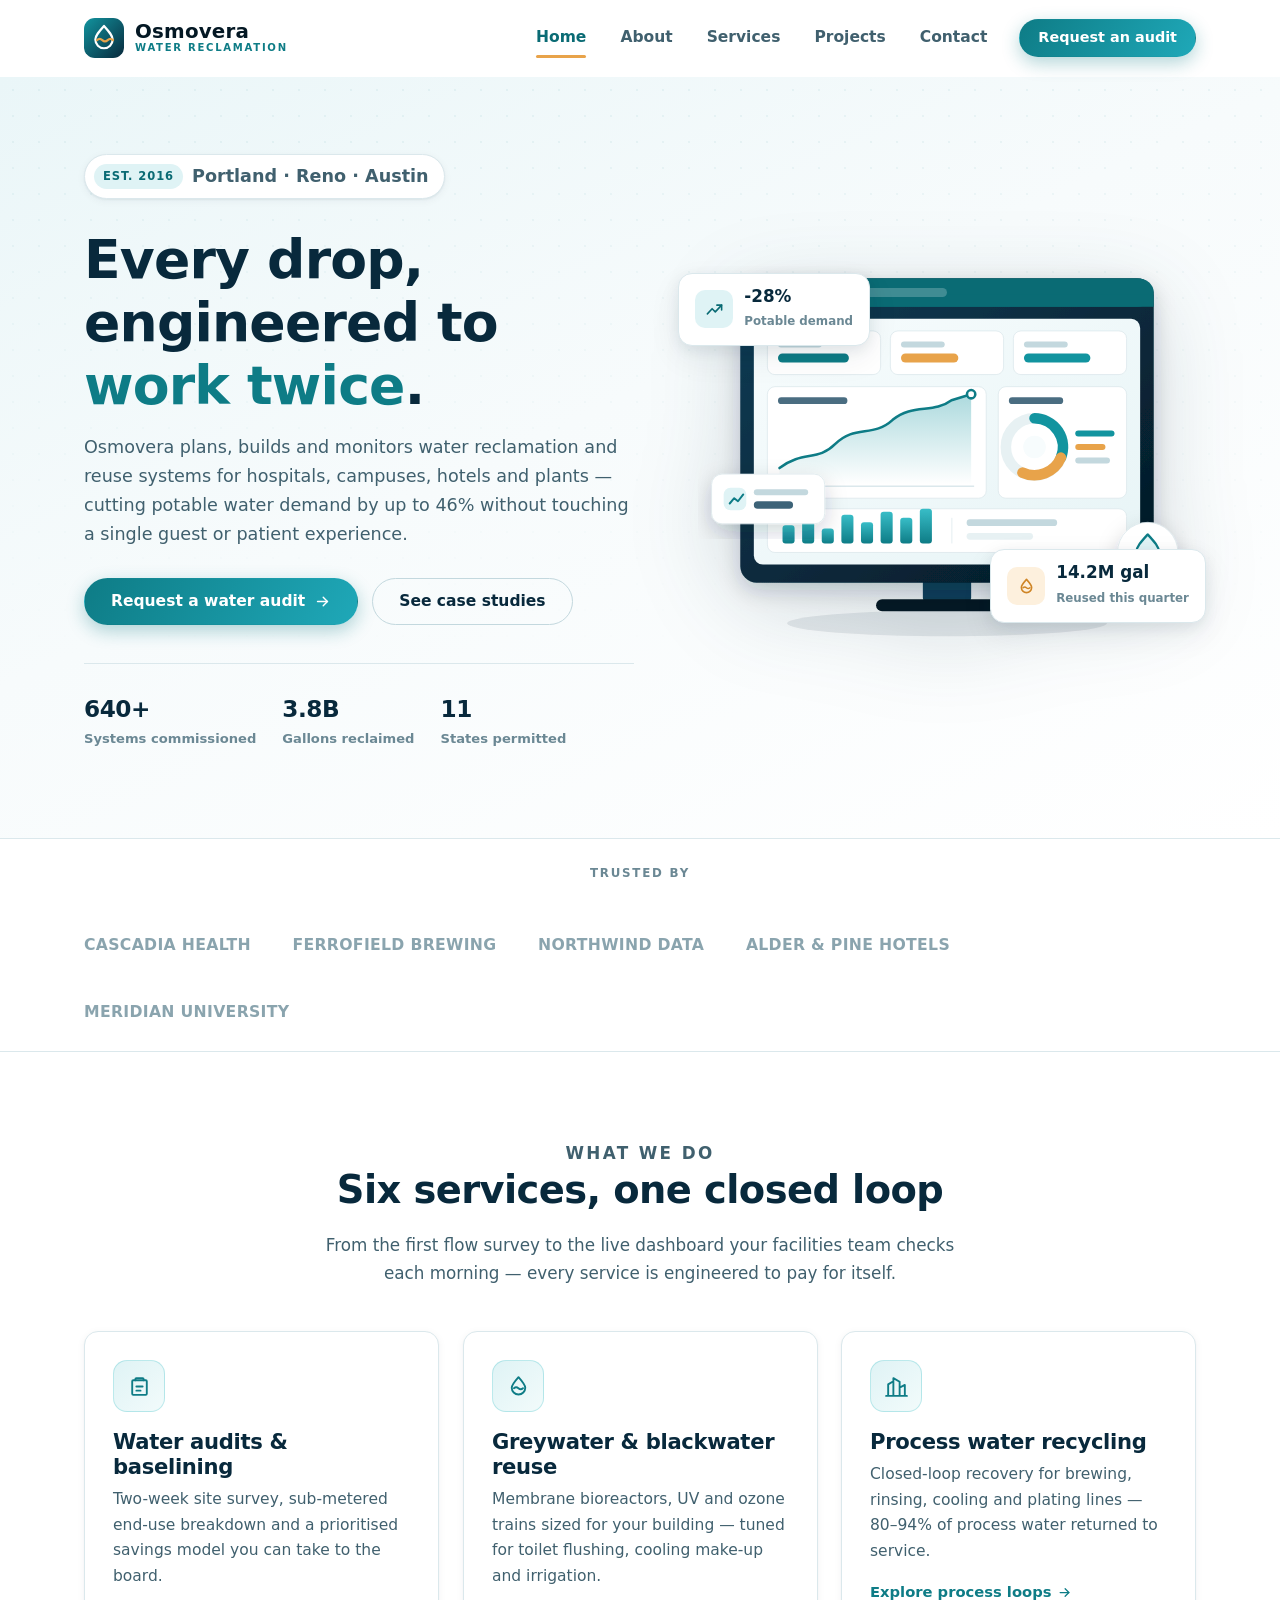
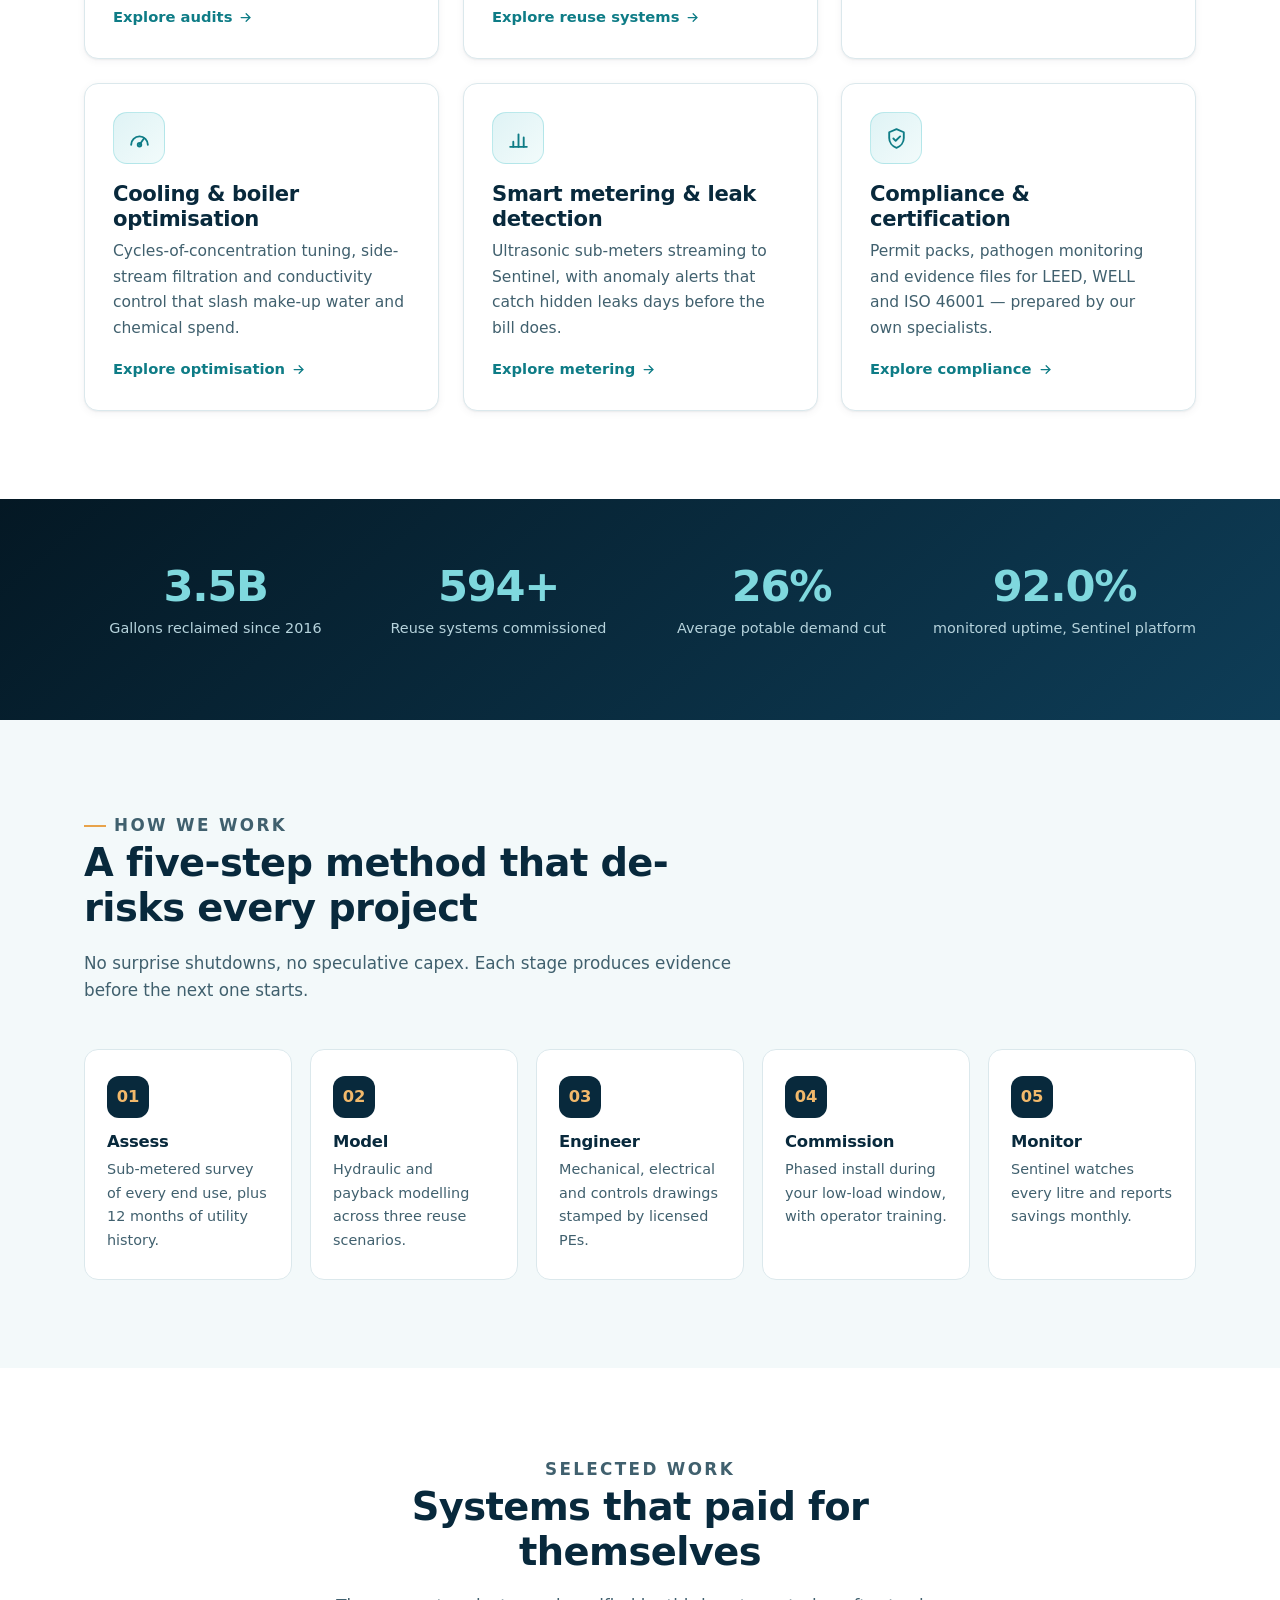
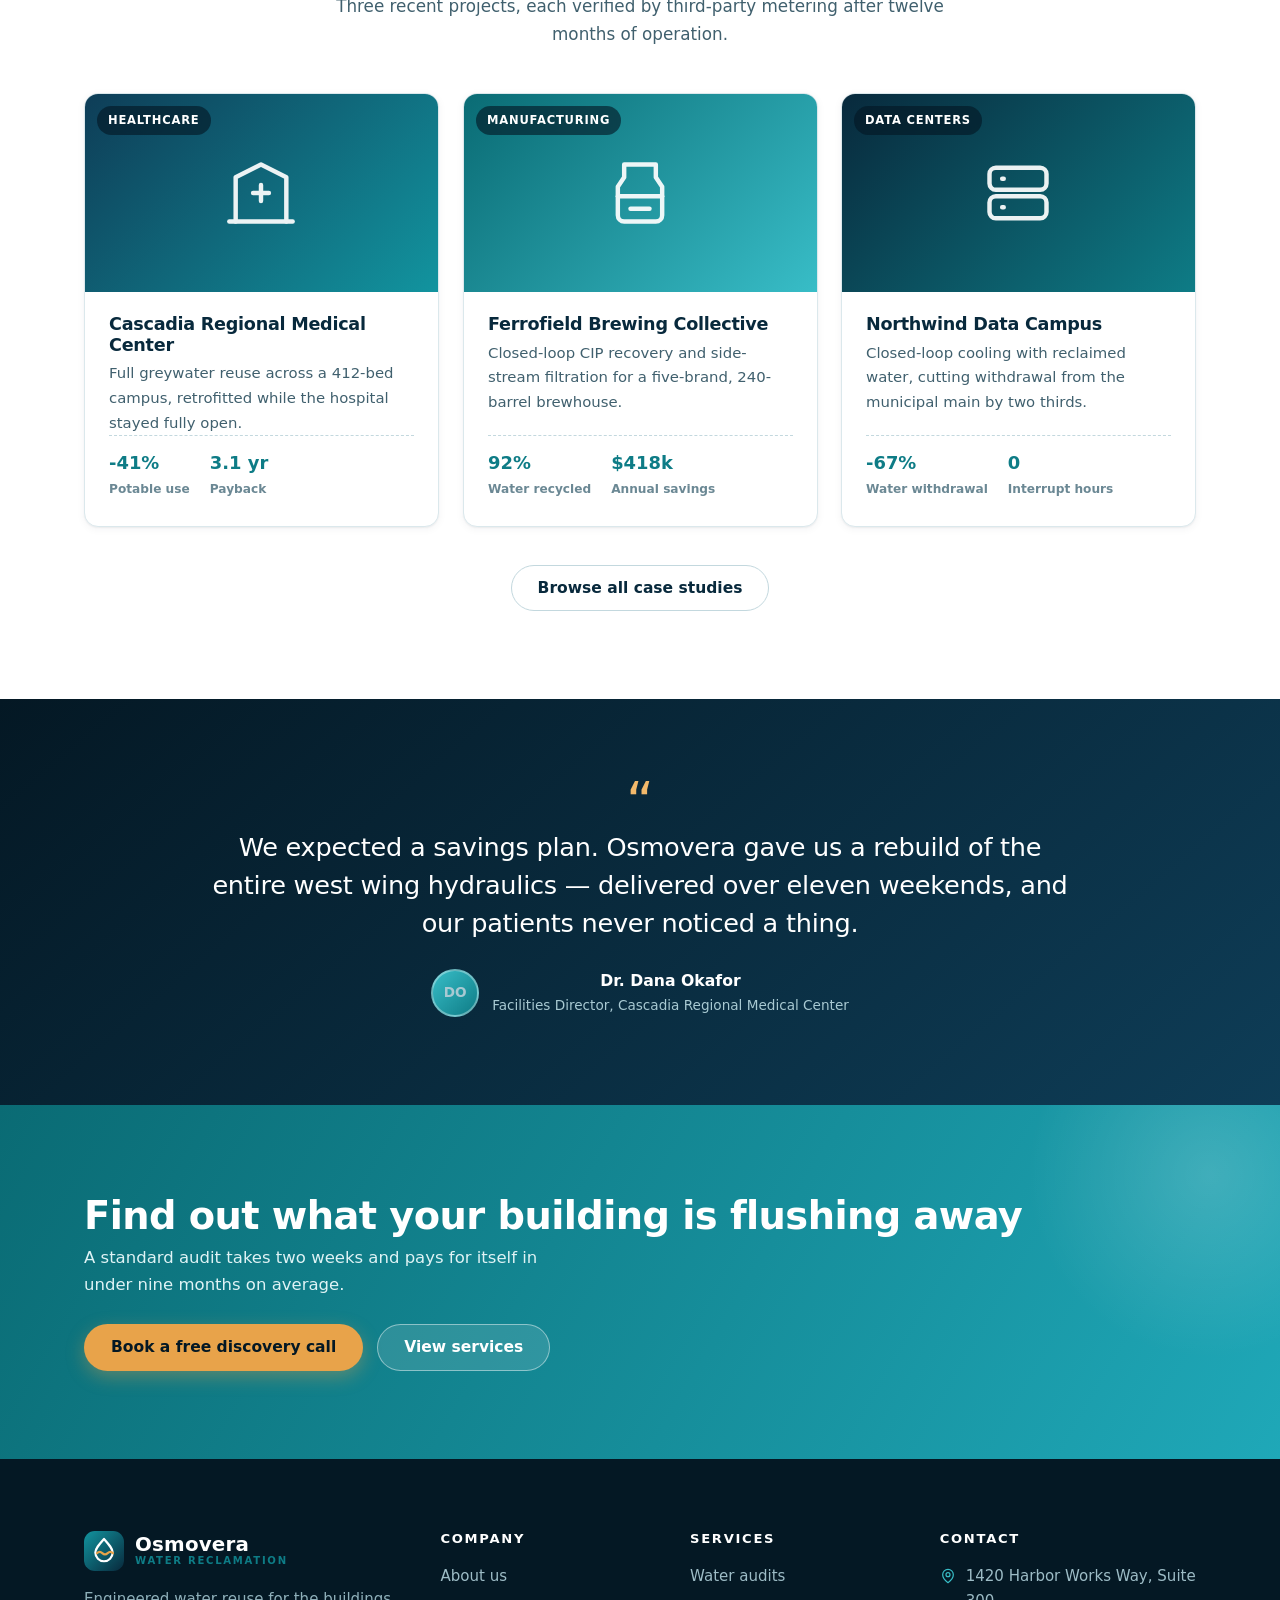
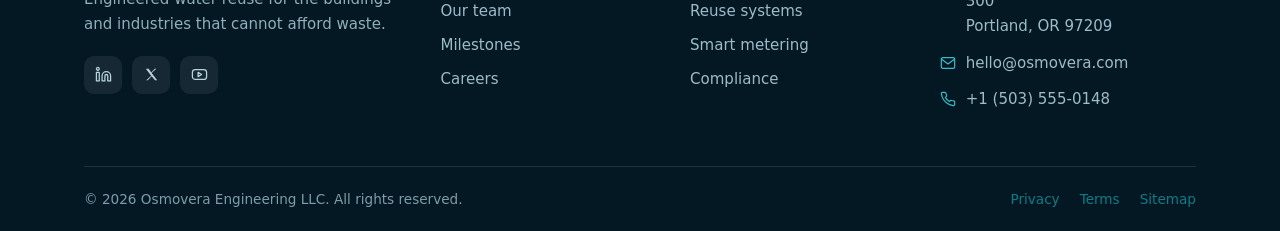
<file: public/index.html>
<!DOCTYPE html>
<html lang="en">
<head>
  <meta charset="UTF-8">
  <meta name="viewport" content="width=device-width, initial-scale=1.0">

  <!-- ===== Primary SEO ===== -->
  <title>Osmovera | Water Reclamation &amp; Reuse Engineering</title>
  <meta name="description" content="Osmovera designs, builds and monitors water reclamation and reuse systems for hospitals, campuses, hotels and industry. Average client cuts potable water use by 28%.">
  <meta name="author" content="Osmovera">
  <meta name="robots" content="index, follow">
  <link rel="canonical" href="https://www.osmovera.com/index.html">

  <!-- ===== Open Graph / social ===== -->
  <meta property="og:type" content="website">
  <meta property="og:site_name" content="Osmovera">
  <meta property="og:title" content="Osmovera | Water Reclamation &amp; Reuse Engineering">
  <meta property="og:description" content="Engineered water reuse for the buildings and industries that cannot afford waste. Audits, reuse systems, smart metering and compliance reporting.">
  <meta property="og:url" content="https://www.osmovera.com/index.html">
  <meta name="twitter:card" content="summary">
  <meta name="twitter:title" content="Osmovera | Water Reclamation &amp; Reuse Engineering">
  <meta name="twitter:description" content="Engineered water reuse for the buildings and industries that cannot afford waste.">

  <!-- ===== Icons & theme ===== -->
  <link rel="icon" href="assets/favicon.svg" type="image/svg+xml">
  <meta name="theme-color" content="#0e7c86">

  <!-- ===== Stylesheet ===== -->
  <link rel="stylesheet" href="css/styles.css">

  <!-- ===== Structured data ===== -->
  <script type="application/ld+json">
  {
    "@context": "https://schema.org",
    "@type": "Organization",
    "name": "Osmovera",
    "alternateName": "Osmovera Water Reclamation & Reuse Engineering",
    "url": "https://www.osmovera.com/",
    "logo": "https://www.osmovera.com/assets/logo.svg",
    "description": "Osmovera designs, builds and monitors commercial and industrial water reclamation and reuse systems.",
    "foundingDate": "2016",
    "slogan": "Every drop, engineered to work twice.",
    "address": {
      "@type": "PostalAddress",
      "streetAddress": "1420 Harbor Works Way, Suite 300",
      "addressLocality": "Portland",
      "addressRegion": "OR",
      "postalCode": "97209",
      "addressCountry": "US"
    },
    "contactPoint": {
      "@type": "ContactPoint",
      "telephone": "+1-503-555-0148",
      "contactType": "sales",
      "email": "hello@osmovera.com",
      "availableLanguage": ["English", "Spanish"]
    },
    "sameAs": [
      "https://www.linkedin.com/company/osmovera",
      "https://x.com/osmovera"
    ]
  }
  </script>
</head>
<body>
  <a class="skip-link" href="#main">Skip to main content</a>

  <!-- ============================ HEADER ============================ -->
  <header class="site-header">
    <div class="container header-inner">
      <a class="brand" href="index.html" aria-label="Osmovera — home">
        <img class="brand__mark" src="assets/logo.svg" width="40" height="40" alt="" aria-hidden="true">
        <span class="brand__text">
          <span class="brand__name">Osmovera</span>
          <span class="brand__tag">Water Reclamation</span>
        </span>
      </a>

      <button class="nav-toggle" type="button" aria-expanded="false" aria-controls="primary-nav" aria-label="Open main menu">
        <span class="nav-toggle__bars" aria-hidden="true"></span>
      </button>

      <nav class="nav" id="primary-nav" aria-label="Primary navigation">
        <a class="nav__link" href="index.html" aria-current="page">Home</a>
        <a class="nav__link" href="about.html">About</a>
        <a class="nav__link" href="services.html">Services</a>
        <a class="nav__link" href="projects.html">Projects</a>
        <a class="nav__link" href="contact.html">Contact</a>
        <a class="btn btn--primary btn--sm header-cta" href="contact.html">Request an audit</a>
      </nav>
    </div>
  </header>

  <main id="main">

    <!-- ============================ HERO ============================ -->
    <section class="hero">
      <div class="container hero__inner">
        <div class="hero__copy">
          <p class="hero__badge"><b>Est. 2016</b> Portland &middot; Reno &middot; Austin</p>
          <h1>Every drop, engineered to <em>work twice</em>.</h1>
          <p>
            Osmovera plans, builds and monitors water reclamation and reuse systems for
            hospitals, campuses, hotels and plants — cutting potable water demand by up to
            46% without touching a single guest or patient experience.
          </p>

          <div class="btn-row">
            <a class="btn btn--primary" href="contact.html">
              Request a water audit
              <svg viewBox="0 0 24 24" fill="none" stroke="currentColor" stroke-width="2" stroke-linecap="round" stroke-linejoin="round" aria-hidden="true"><path d="M5 12h14"/><path d="m13 6 6 6-6 6"/></svg>
            </a>
            <a class="btn btn--ghost" href="projects.html">See case studies</a>
          </div>

          <div class="hero__proof">
            <div class="hero__proof-item">
              <b>640+</b><span>Systems commissioned</span>
            </div>
            <div class="hero__proof-item">
              <b>3.8B</b><span>Gallons reclaimed</span>
            </div>
            <div class="hero__proof-item">
              <b>11</b><span>States permitted</span>
            </div>
          </div>
        </div>

        <div class="hero__art">
          <img src="assets/hero-dashboard.svg" width="660" height="540" fetchpriority="high"
               alt="Osmovera Sentinel dashboard showing reuse rate, consumption trend and savings charts">
          <div class="hero__float hero__float--a">
            <i aria-hidden="true">
              <svg viewBox="0 0 24 24" fill="none" stroke="currentColor" stroke-width="2" stroke-linecap="round" stroke-linejoin="round"><path d="M3 17.5 9 11l4 4 8-8.5"/><path d="M15 6.5h6v6"/></svg>
            </i>
            <div><b>-28%</b><span>Potable demand</span></div>
          </div>
          <div class="hero__float hero__float--b">
            <i aria-hidden="true">
              <svg viewBox="0 0 24 24" fill="none" stroke="currentColor" stroke-width="2" stroke-linecap="round" stroke-linejoin="round"><path d="M12 3c4 4.5 6.5 7.4 6.5 10.2A6.5 6.5 0 0 1 12 19.7a6.5 6.5 0 0 1-6.5-6.5C5.5 10.4 8 7.5 12 3Z"/><path d="M7.6 13.6c1.5-1.3 2.8-1.3 4.3 0s2.9 1.3 4.4 0"/></svg>
            </i>
            <div><b>14.2M gal</b><span>Reused this quarter</span></div>
          </div>
        </div>
      </div>
    </section>

    <!-- ============================ TRUST STRIP ============================ -->
    <section class="trust" aria-label="Organisations that trust Osmovera">
      <div class="container trust__inner">
        <span class="trust__label">Trusted by</span>
        <ul class="trust__list">
          <li>CASCADIA HEALTH</li>
          <li>FERROFIELD BREWING</li>
          <li>NORTHWIND DATA</li>
          <li>ALDER &amp; PINE HOTELS</li>
          <li>MERIDIAN UNIVERSITY</li>
        </ul>
      </div>
    </section>

    <!-- ============================ SERVICES ============================ -->
    <section class="section" aria-labelledby="services-title">
      <div class="container">
        <div class="section-head section-head--center">
          <p class="eyebrow">What we do</p>
          <h2 id="services-title">Six services, one closed loop</h2>
          <p>
            From the first flow survey to the live dashboard your facilities team checks each
            morning — every service is engineered to pay for itself.
          </p>
        </div>

        <div class="grid grid-3">
          <article class="card reveal">
            <span class="card__icon" aria-hidden="true">
              <svg viewBox="0 0 24 24" fill="none" stroke="currentColor" stroke-width="1.8" stroke-linecap="round" stroke-linejoin="round"><path d="M9 4h6a1 1 0 0 1 1 1v1H8V5a1 1 0 0 1 1-1Z"/><path d="M8 6H6a1 1 0 0 0-1 1v12a1 1 0 0 0 1 1h12a1 1 0 0 0 1-1V7a1 1 0 0 0-1-1h-2"/><path d="M9 12h6M9 16h4"/></svg>
            </span>
            <h3>Water audits &amp; baselining</h3>
            <p>Two-week site survey, sub-metered end-use breakdown and a prioritised savings model you can take to the board.</p>
            <a class="card__link" href="services.html#audits">Explore audits
              <svg viewBox="0 0 24 24" fill="none" stroke="currentColor" stroke-width="2" stroke-linecap="round" stroke-linejoin="round" aria-hidden="true"><path d="M5 12h14"/><path d="m13 6 6 6-6 6"/></svg>
            </a>
          </article>

          <article class="card reveal" data-delay="1">
            <span class="card__icon" aria-hidden="true">
              <svg viewBox="0 0 24 24" fill="none" stroke="currentColor" stroke-width="1.8" stroke-linecap="round" stroke-linejoin="round"><path d="M12 3c4 4.5 6.5 7.4 6.5 10.2A6.5 6.5 0 0 1 12 19.7a6.5 6.5 0 0 1-6.5-6.5C5.5 10.4 8 7.5 12 3Z"/><path d="M7.6 13.6c1.5-1.3 2.8-1.3 4.3 0s2.9 1.3 4.4 0"/></svg>
            </span>
            <h3>Greywater &amp; blackwater reuse</h3>
            <p>Membrane bioreactors, UV and ozone trains sized for your building — tuned for toilet flushing, cooling make-up and irrigation.</p>
            <a class="card__link" href="services.html#reuse">Explore reuse systems
              <svg viewBox="0 0 24 24" fill="none" stroke="currentColor" stroke-width="2" stroke-linecap="round" stroke-linejoin="round" aria-hidden="true"><path d="M5 12h14"/><path d="m13 6 6 6-6 6"/></svg>
            </a>
          </article>

          <article class="card reveal" data-delay="2">
            <span class="card__icon" aria-hidden="true">
              <svg viewBox="0 0 24 24" fill="none" stroke="currentColor" stroke-width="1.8" stroke-linecap="round" stroke-linejoin="round"><path d="M4 21V10l5-3v14M9 21V4l6 3.5V21M15 21v-8l5-2.5V21M2 21h20"/></svg>
            </span>
            <h3>Process water recycling</h3>
            <p>Closed-loop recovery for brewing, rinsing, cooling and plating lines — 80–94% of process water returned to service.</p>
            <a class="card__link" href="services.html#process">Explore process loops
              <svg viewBox="0 0 24 24" fill="none" stroke="currentColor" stroke-width="2" stroke-linecap="round" stroke-linejoin="round" aria-hidden="true"><path d="M5 12h14"/><path d="m13 6 6 6-6 6"/></svg>
            </a>
          </article>

          <article class="card reveal" data-delay="3">
            <span class="card__icon" aria-hidden="true">
              <svg viewBox="0 0 24 24" fill="none" stroke="currentColor" stroke-width="1.8" stroke-linecap="round" stroke-linejoin="round"><path d="M4 18a8 8 0 1 1 16 0"/><path d="m12 18 4.4-6.2"/><circle cx="12" cy="18" r="1.7"/></svg>
            </span>
            <h3>Cooling &amp; boiler optimisation</h3>
            <p>Cycles-of-concentration tuning, side-stream filtration and conductivity control that slash make-up water and chemical spend.</p>
            <a class="card__link" href="services.html#cooling">Explore optimisation
              <svg viewBox="0 0 24 24" fill="none" stroke="currentColor" stroke-width="2" stroke-linecap="round" stroke-linejoin="round" aria-hidden="true"><path d="M5 12h14"/><path d="m13 6 6 6-6 6"/></svg>
            </a>
          </article>

          <article class="card reveal" data-delay="4">
            <span class="card__icon" aria-hidden="true">
              <svg viewBox="0 0 24 24" fill="none" stroke="currentColor" stroke-width="1.8" stroke-linecap="round" stroke-linejoin="round"><path d="M4 20h16"/><path d="M7 20v-5M12 20V8M17 20v-9"/></svg>
            </span>
            <h3>Smart metering &amp; leak detection</h3>
            <p>Ultrasonic sub-meters streaming to Sentinel, with anomaly alerts that catch hidden leaks days before the bill does.</p>
            <a class="card__link" href="services.html#metering">Explore metering
              <svg viewBox="0 0 24 24" fill="none" stroke="currentColor" stroke-width="2" stroke-linecap="round" stroke-linejoin="round" aria-hidden="true"><path d="M5 12h14"/><path d="m13 6 6 6-6 6"/></svg>
            </a>
          </article>

          <article class="card reveal" data-delay="5">
            <span class="card__icon" aria-hidden="true">
              <svg viewBox="0 0 24 24" fill="none" stroke="currentColor" stroke-width="1.8" stroke-linecap="round" stroke-linejoin="round"><path d="M12 3 5 6v5.5c0 4.3 2.9 8.1 7 9.5 4.1-1.4 7-5.2 7-9.5V6l-7-3Z"/><path d="m9 12 2.2 2.2L15.5 10"/></svg>
            </span>
            <h3>Compliance &amp; certification</h3>
            <p>Permit packs, pathogen monitoring and evidence files for LEED, WELL and ISO&nbsp;46001 — prepared by our own specialists.</p>
            <a class="card__link" href="services.html#compliance">Explore compliance
              <svg viewBox="0 0 24 24" fill="none" stroke="currentColor" stroke-width="2" stroke-linecap="round" stroke-linejoin="round" aria-hidden="true"><path d="M5 12h14"/><path d="m13 6 6 6-6 6"/></svg>
            </a>
          </article>
        </div>
      </div>
    </section>

    <!-- ============================ STATS ============================ -->
    <section class="section section--ink stats" aria-label="Osmovera by the numbers">
      <div class="container">
        <div class="stats__grid">
          <div class="stat reveal">
            <div class="stat__value"><span class="js-count" data-count="3.8" data-decimals="1" data-suffix="B">0</span></div>
            <p class="stat__label">Gallons reclaimed since 2016</p>
          </div>
          <div class="stat reveal" data-delay="1">
            <div class="stat__value"><span class="js-count" data-count="640" data-suffix="+">0</span></div>
            <p class="stat__label">Reuse systems commissioned</p>
          </div>
          <div class="stat reveal" data-delay="2">
            <div class="stat__value"><span class="js-count" data-count="28" data-suffix="%">0</span></div>
            <p class="stat__label">Average potable demand cut</p>
          </div>
          <div class="stat reveal" data-delay="3">
            <div class="stat__value"><span class="js-count" data-count="99.2" data-decimals="1" data-suffix="%">0</span></div>
            <p class="stat__label"> monitored uptime, Sentinel platform</p>
          </div>
        </div>
      </div>
    </section>

    <!-- ============================ WHY / PROCESS ============================ -->
    <section class="section section--paper" aria-labelledby="process-title">
      <div class="container">
        <div class="section-head">
          <p class="eyebrow">How we work</p>
          <h2 id="process-title">A five-step method that de-risks every project</h2>
          <p>No surprise shutdowns, no speculative capex. Each stage produces evidence before the next one starts.</p>
        </div>

        <ol class="steps" style="list-style:none;padding:0;margin:0;">
          <li class="step reveal">
            <span class="step__num">01</span>
            <h3>Assess</h3>
            <p>Sub-metered survey of every end use, plus 12 months of utility history.</p>
          </li>
          <li class="step reveal" data-delay="1">
            <span class="step__num">02</span>
            <h3>Model</h3>
            <p>Hydraulic and payback modelling across three reuse scenarios.</p>
          </li>
          <li class="step reveal" data-delay="2">
            <span class="step__num">03</span>
            <h3>Engineer</h3>
            <p>Mechanical, electrical and controls drawings stamped by licensed PEs.</p>
          </li>
          <li class="step reveal" data-delay="3">
            <span class="step__num">04</span>
            <h3>Commission</h3>
            <p>Phased install during your low-load window, with operator training.</p>
          </li>
          <li class="step reveal" data-delay="4">
            <span class="step__num">05</span>
            <h3>Monitor</h3>
            <p>Sentinel watches every litre and reports savings monthly.</p>
          </li>
        </ol>
      </div>
    </section>

    <!-- ============================ FEATURED PROJECTS ============================ -->
    <section class="section" aria-labelledby="work-title">
      <div class="container">
        <div class="section-head section-head--center">
          <p class="eyebrow">Selected work</p>
          <h2 id="work-title">Systems that paid for themselves</h2>
          <p>Three recent projects, each verified by third-party metering after twelve months of operation.</p>
        </div>

        <div class="grid grid-3">
          <article class="card project reveal">
            <div class="project__thumb project__thumb--1">
              <span class="project__tag">Healthcare</span>
              <svg viewBox="0 0 24 24" fill="none" stroke="currentColor" stroke-width="1.4" stroke-linecap="round" stroke-linejoin="round" aria-hidden="true"><path d="M4 21V7l8-4 8 4v14"/><path d="M12 9.5v5M9.5 12h5"/><path d="M2 21h20"/></svg>
            </div>
            <div class="project__body">
              <h3>Cascadia Regional Medical Center</h3>
              <p>Full greywater reuse across a 412-bed campus, retrofitted while the hospital stayed fully open.</p>
              <div class="project__metrics">
                <div><b>-41%</b><span>Potable use</span></div>
                <div><b>3.1 yr</b><span>Payback</span></div>
              </div>
            </div>
          </article>

          <article class="card project reveal" data-delay="1">
            <div class="project__thumb project__thumb--2">
              <span class="project__tag">Manufacturing</span>
              <svg viewBox="0 0 24 24" fill="none" stroke="currentColor" stroke-width="1.4" stroke-linecap="round" stroke-linejoin="round" aria-hidden="true"><path d="M7 3h10v4l2 3v9a2 2 0 0 1-2 2H7a2 2 0 0 1-2-2v-9l2-3Z"/><path d="M5 13h14"/><path d="M9 17h6"/></svg>
            </div>
            <div class="project__body">
              <h3>Ferrofield Brewing Collective</h3>
              <p>Closed-loop CIP recovery and side-stream filtration for a five-brand, 240-barrel brewhouse.</p>
              <div class="project__metrics">
                <div><b>92%</b><span>Water recycled</span></div>
                <div><b>$418k</b><span>Annual savings</span></div>
              </div>
            </div>
          </article>

          <article class="card project reveal" data-delay="2">
            <div class="project__thumb project__thumb--3">
              <span class="project__tag">Data centers</span>
              <svg viewBox="0 0 24 24" fill="none" stroke="currentColor" stroke-width="1.4" stroke-linecap="round" stroke-linejoin="round" aria-hidden="true"><rect x="3" y="4" width="18" height="7" rx="2"/><rect x="3" y="13" width="18" height="7" rx="2"/><path d="M7 7.5h.5M7 16.5h.5"/></svg>
            </div>
            <div class="project__body">
              <h3>Northwind Data Campus</h3>
              <p>Closed-loop cooling with reclaimed water, cutting withdrawal from the municipal main by two thirds.</p>
              <div class="project__metrics">
                <div><b>-67%</b><span>Water withdrawal</span></div>
                <div><b>0</b><span>Interrupt hours</span></div>
              </div>
            </div>
          </article>
        </div>

        <p class="text-center" style="margin:2.4rem 0 0;">
          <a class="btn btn--ghost" href="projects.html">Browse all case studies</a>
        </p>
      </div>
    </section>

    <!-- ============================ TESTIMONIAL ============================ -->
    <section class="section section--ink" aria-label="Client testimonial">
      <div class="container">
        <figure class="quote reveal">
          <blockquote>
            We expected a savings plan. Osmovera gave us a rebuild of the entire west wing
            hydraulics — delivered over eleven weekends, and our patients never noticed a thing.
          </blockquote>
          <figcaption>
            <span class="quote__avatar" aria-hidden="true">DO</span>
            <span>
              <b>Dr. Dana Okafor</b>
              <span>Facilities Director, Cascadia Regional Medical Center</span>
            </span>
          </figcaption>
        </figure>
      </div>
    </section>

    <!-- ============================ CTA BAND ============================ -->
    <section class="section cta-band" aria-labelledby="cta-title">
      <div class="container cta-band__inner">
        <div>
          <h2 id="cta-title">Find out what your building is flushing away</h2>
          <p>A standard audit takes two weeks and pays for itself in under nine months on average.</p>
        </div>
        <div class="btn-row">
          <a class="btn btn--sand" href="contact.html">Book a free discovery call</a>
          <a class="btn btn--light" href="services.html">View services</a>
        </div>
      </div>
    </section>

  </main>

  <!-- ============================ FOOTER ============================ -->
  <footer class="site-footer">
    <div class="container">
      <div class="footer-grid">
        <div>
          <a class="brand" href="index.html">
            <img class="brand__mark" src="assets/logo.svg" width="40" height="40" alt="" aria-hidden="true">
            <span class="brand__text">
              <span class="brand__name">Osmovera</span>
              <span class="brand__tag">Water Reclamation</span>
            </span>
          </a>
          <p class="footer-blurb">Engineered water reuse for the buildings and industries that cannot afford waste.</p>
          <div class="footer-social">
            <a href="https://www.linkedin.com/company/osmovera" aria-label="Osmovera on LinkedIn" rel="noopener">
              <svg viewBox="0 0 24 24" fill="none" stroke="currentColor" stroke-width="1.8" stroke-linecap="round" stroke-linejoin="round" aria-hidden="true"><path d="M16 8a6 6 0 0 1 6 6v7h-4v-7a2 2 0 0 0-4 0v7h-4v-7a6 6 0 0 1 6-6Z"/><rect x="2" y="9" width="4" height="12"/><circle cx="4" cy="4" r="2"/></svg>
            </a>
            <a href="https://x.com/osmovera" aria-label="Osmovera on X" rel="noopener">
              <svg viewBox="0 0 24 24" fill="currentColor" aria-hidden="true"><path d="M4 4l7.5 9.6L4.6 20h2.2l5.4-5.7L16.9 20H20l-7.8-10L18.8 4h-2.2l-4.9 5.2L8.1 4H4Z"/></svg>
            </a>
            <a href="https://www.youtube.com/@osmovera" aria-label="Osmovera on YouTube" rel="noopener">
              <svg viewBox="0 0 24 24" fill="none" stroke="currentColor" stroke-width="1.8" stroke-linecap="round" stroke-linejoin="round" aria-hidden="true"><rect x="2" y="5" width="20" height="14" rx="4"/><path d="m10 9 5 3-5 3Z"/></svg>
            </a>
          </div>
        </div>

        <nav aria-label="Footer — company">
          <h4>Company</h4>
          <ul class="footer-links">
            <li><a href="about.html">About us</a></li>
            <li><a href="about.html#team">Our team</a></li>
            <li><a href="about.html#milestones">Milestones</a></li>
            <li><a href="contact.html#careers">Careers</a></li>
          </ul>
        </nav>

        <nav aria-label="Footer — services">
          <h4>Services</h4>
          <ul class="footer-links">
            <li><a href="services.html#audits">Water audits</a></li>
            <li><a href="services.html#reuse">Reuse systems</a></li>
            <li><a href="services.html#metering">Smart metering</a></li>
            <li><a href="services.html#compliance">Compliance</a></li>
          </ul>
        </nav>

        <div>
          <h4>Contact</h4>
          <ul class="footer-links footer-contact">
            <li>
              <svg viewBox="0 0 24 24" fill="none" stroke="currentColor" stroke-width="1.8" stroke-linecap="round" stroke-linejoin="round" aria-hidden="true"><path d="M20 10c0 6-8 12-8 12s-8-6-8-12a8 8 0 0 1 16 0Z"/><circle cx="12" cy="10" r="3"/></svg>
              <span>1420 Harbor Works Way, Suite 300<br>Portland, OR 97209</span>
            </li>
            <li>
              <svg viewBox="0 0 24 24" fill="none" stroke="currentColor" stroke-width="1.8" stroke-linecap="round" stroke-linejoin="round" aria-hidden="true"><rect x="2" y="4" width="20" height="16" rx="2"/><path d="m2.5 6.5 9.5 7 9.5-7"/></svg>
              <a href="mailto:hello@osmovera.com">hello@osmovera.com</a>
            </li>
            <li>
              <svg viewBox="0 0 24 24" fill="none" stroke="currentColor" stroke-width="1.8" stroke-linecap="round" stroke-linejoin="round" aria-hidden="true"><path d="M22 16.9v3a2 2 0 0 1-2.2 2 19.8 19.8 0 0 1-8.6-3.1 19.5 19.5 0 0 1-6-6A19.8 19.8 0 0 1 2.1 4.2 2 2 0 0 1 4.1 2h3a2 2 0 0 1 2 1.7c.1 1 .4 1.9.7 2.8a2 2 0 0 1-.5 2.1L8.1 9.9a16 16 0 0 0 6 6l1.3-1.3a2 2 0 0 1 2.1-.4c.9.3 1.8.5 2.8.6a2 2 0 0 1 1.7 2Z"/></svg>
              <a href="tel:+15035550148">+1 (503) 555-0148</a>
            </li>
          </ul>
        </div>
      </div>

      <div class="footer-bottom">
        <p>&copy; <span data-year>2026</span> Osmovera Engineering LLC. All rights reserved.</p>
        <ul>
          <li><a href="contact.html">Privacy</a></li>
          <li><a href="contact.html">Terms</a></li>
          <li><a href="sitemap.xml">Sitemap</a></li>
        </ul>
      </div>
    </div>
  </footer>

  <script src="js/main.js" defer></script>
</body>
</html>
</file>
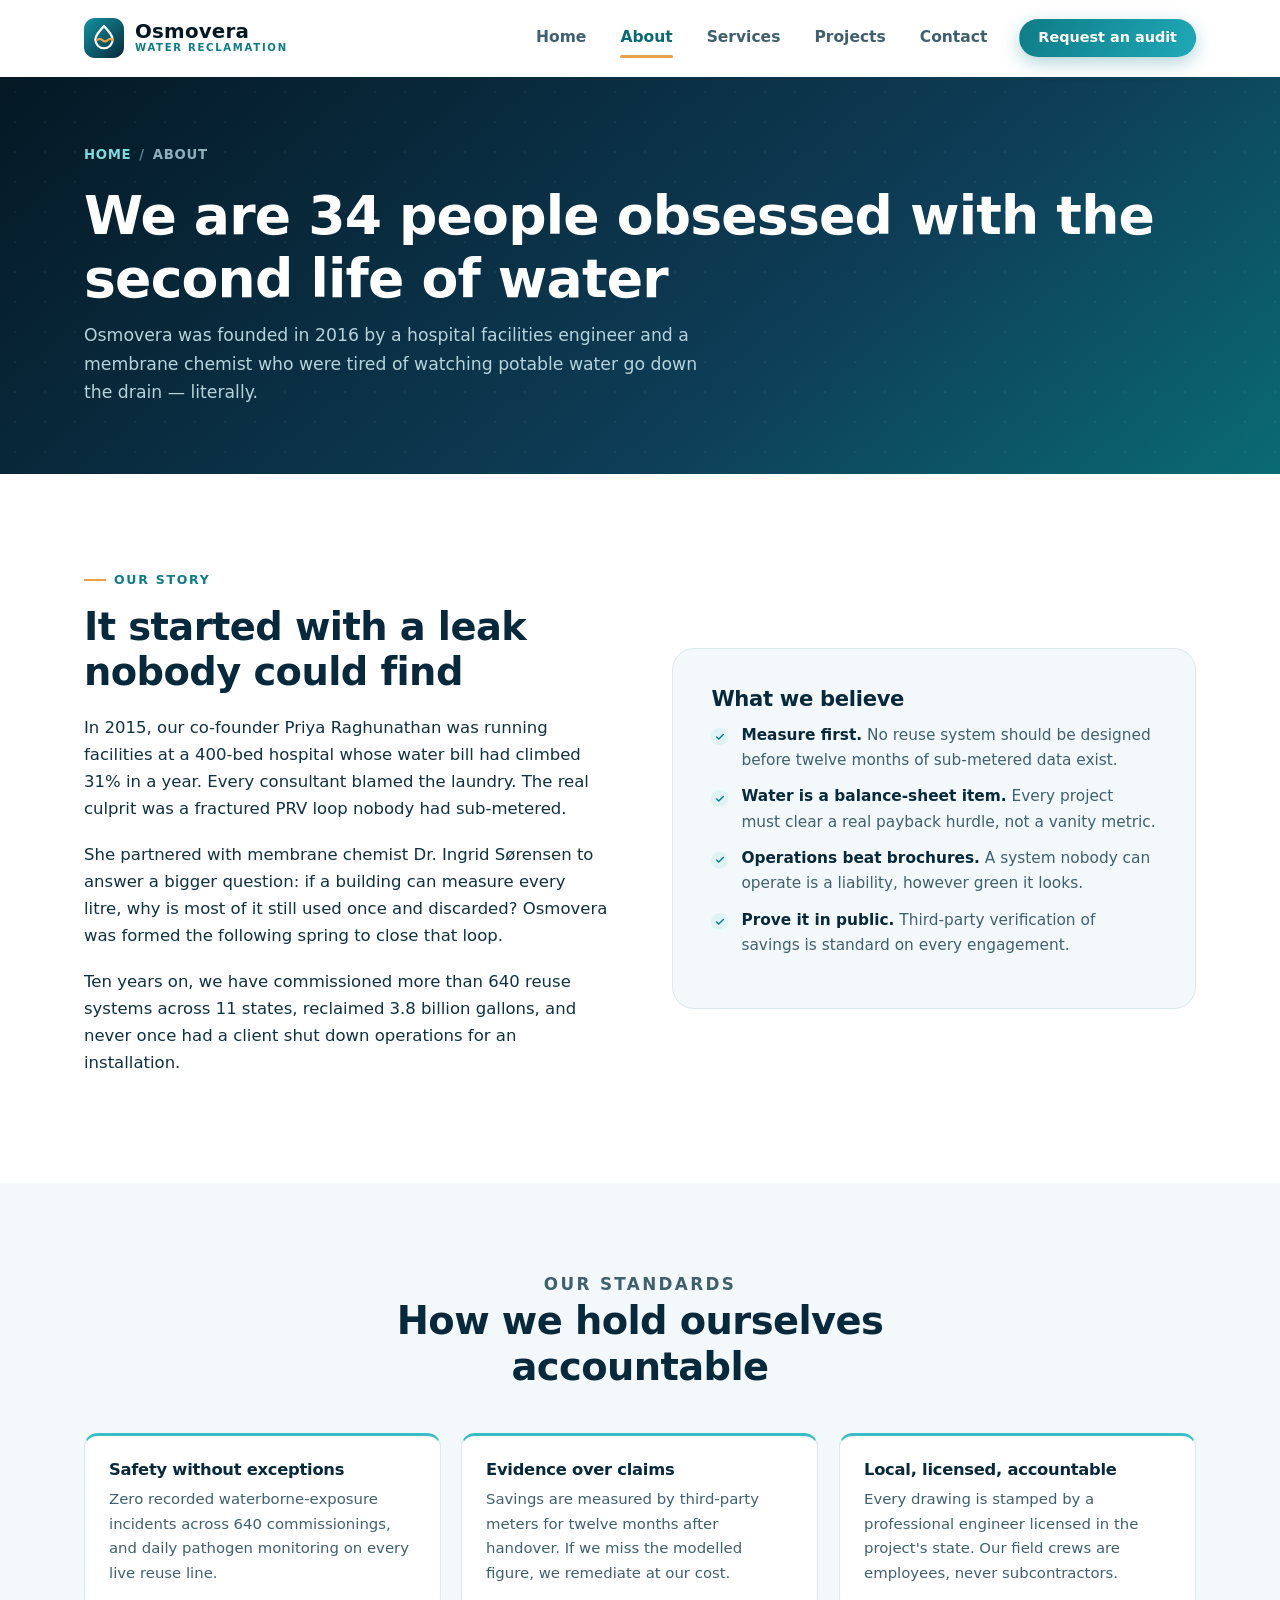
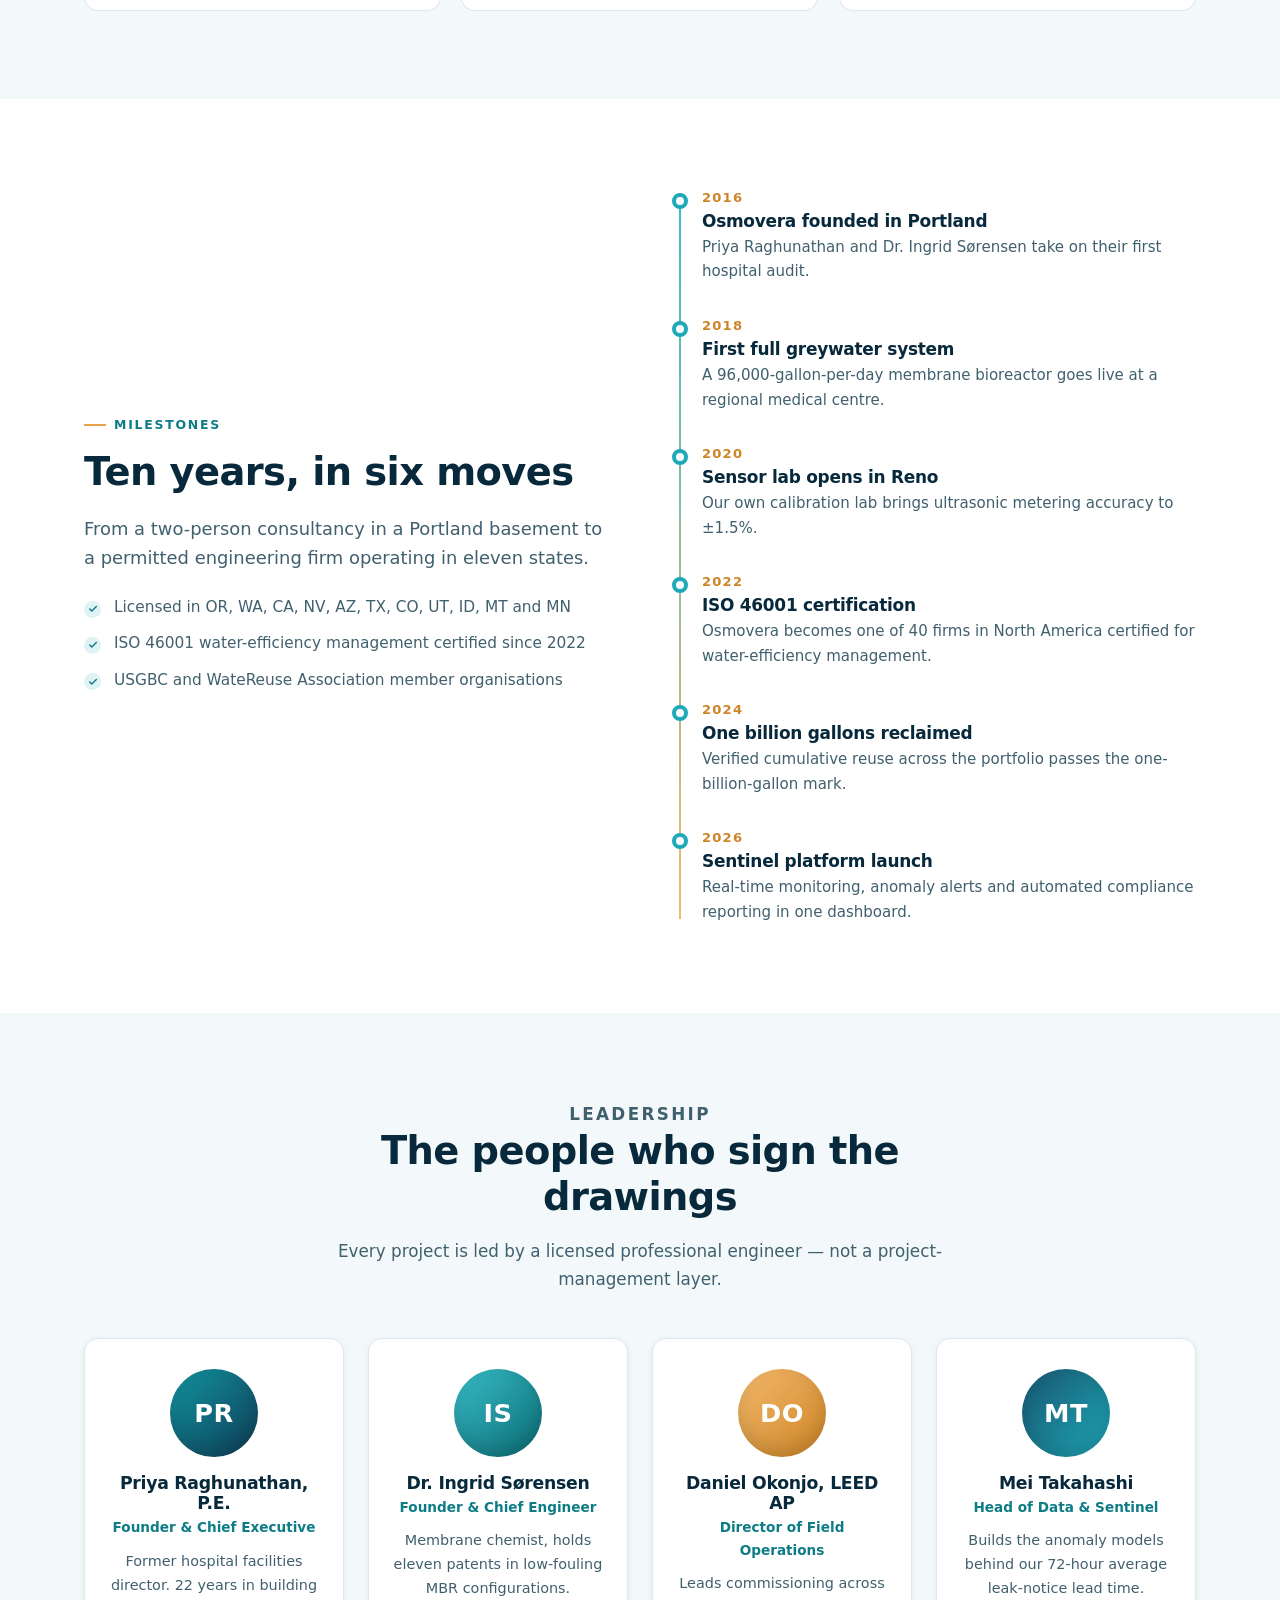
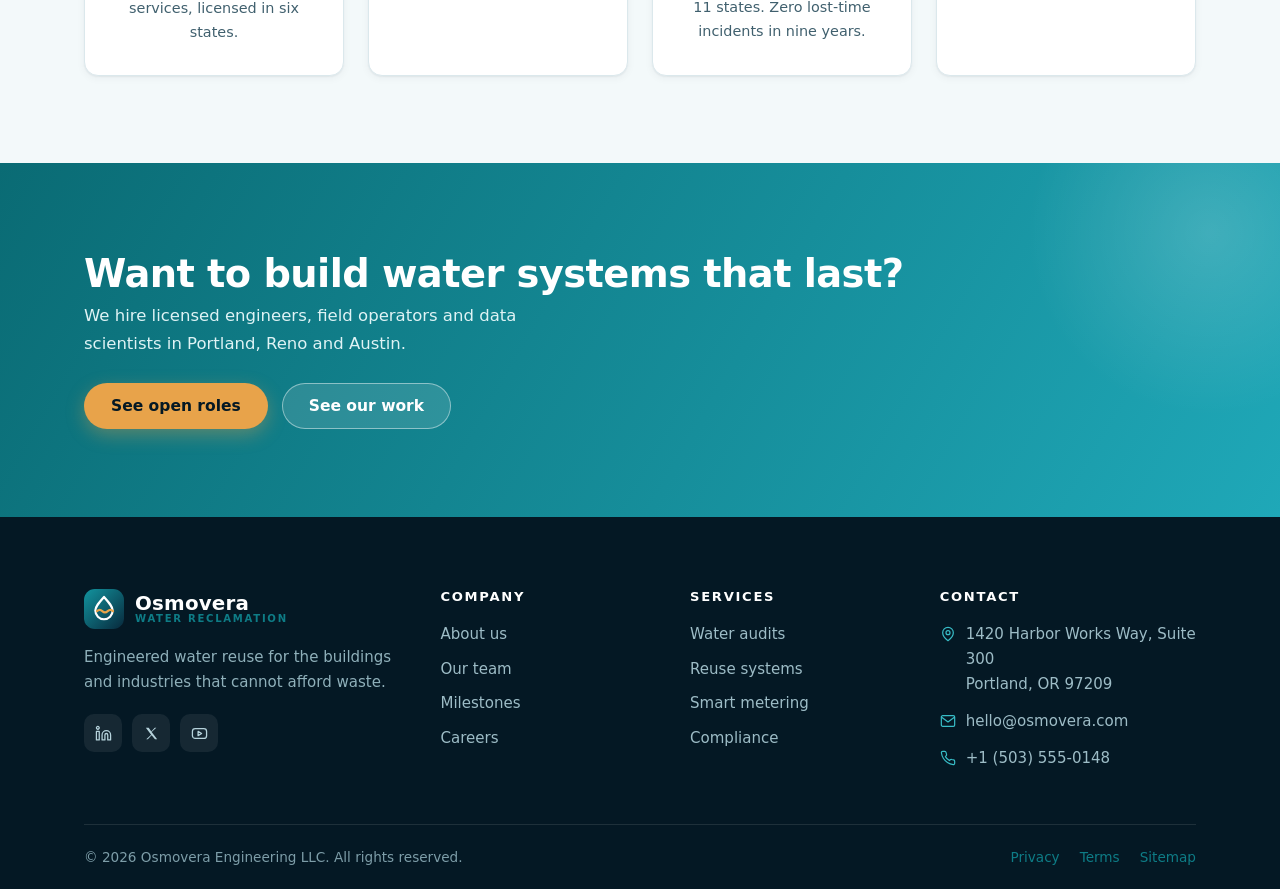
<file: public/about.html>
<!DOCTYPE html>
<html lang="en">
<head>
  <meta charset="UTF-8">
  <meta name="viewport" content="width=device-width, initial-scale=1.0">

  <!-- ===== Primary SEO ===== -->
  <title>About Osmovera | Our Story, Team &amp; Standards</title>
  <meta name="description" content="Founded in 2016 in Portland, Osmovera is a team of 34 engineers, operators and data scientists building water reuse systems that pay for themselves.">
  <meta name="author" content="Osmovera">
  <meta name="robots" content="index, follow">
  <link rel="canonical" href="https://www.osmovera.com/about.html">

  <!-- ===== Open Graph / social ===== -->
  <meta property="og:type" content="website">
  <meta property="og:site_name" content="Osmovera">
  <meta property="og:title" content="About Osmovera | Our Story, Team &amp; Standards">
  <meta property="og:description" content="A team of engineers, operators and data scientists on a single mission: make every litre work twice.">
  <meta property="og:url" content="https://www.osmovera.com/about.html">
  <meta name="twitter:card" content="summary">
  <meta name="twitter:title" content="About Osmovera | Our Story, Team &amp; Standards">
  <meta name="twitter:description" content="A team of engineers, operators and data scientists on a single mission: make every litre work twice.">

  <!-- ===== Icons & theme ===== -->
  <link rel="icon" href="assets/favicon.svg" type="image/svg+xml">
  <meta name="theme-color" content="#0e7c86">

  <!-- ===== Stylesheet ===== -->
  <link rel="stylesheet" href="css/styles.css">

  <!-- ===== Structured data ===== -->
  <script type="application/ld+json">
  {
    "@context": "https://schema.org",
    "@type": "AboutPage",
    "name": "About Osmovera",
    "url": "https://www.osmovera.com/about.html",
    "about": {
      "@type": "Organization",
      "name": "Osmovera",
      "url": "https://www.osmovera.com/",
      "foundingDate": "2016",
      "numberOfEmployees": 34
    }
  }
  </script>
</head>
<body>
  <a class="skip-link" href="#main">Skip to main content</a>

  <!-- ============================ HEADER ============================ -->
  <header class="site-header">
    <div class="container header-inner">
      <a class="brand" href="index.html" aria-label="Osmovera — home">
        <img class="brand__mark" src="assets/logo.svg" width="40" height="40" alt="" aria-hidden="true">
        <span class="brand__text">
          <span class="brand__name">Osmovera</span>
          <span class="brand__tag">Water Reclamation</span>
        </span>
      </a>

      <button class="nav-toggle" type="button" aria-expanded="false" aria-controls="primary-nav" aria-label="Open main menu">
        <span class="nav-toggle__bars" aria-hidden="true"></span>
      </button>

      <nav class="nav" id="primary-nav" aria-label="Primary navigation">
        <a class="nav__link" href="index.html">Home</a>
        <a class="nav__link" href="about.html" aria-current="page">About</a>
        <a class="nav__link" href="services.html">Services</a>
        <a class="nav__link" href="projects.html">Projects</a>
        <a class="nav__link" href="contact.html">Contact</a>
        <a class="btn btn--primary btn--sm header-cta" href="contact.html">Request an audit</a>
      </nav>
    </div>
  </header>

  <main id="main">

    <!-- ============================ PAGE HERO ============================ -->
    <section class="page-hero">
      <div class="container">
        <nav aria-label="Breadcrumb">
          <ol class="breadcrumb">
            <li><a href="index.html">Home</a></li>
            <li><span aria-current="page">About</span></li>
          </ol>
        </nav>
        <h1>We are 34 people obsessed with the second life of water</h1>
        <p>
          Osmovera was founded in 2016 by a hospital facilities engineer and a membrane
          chemist who were tired of watching potable water go down the drain — literally.
        </p>
      </div>
    </section>

    <!-- ============================ STORY ============================ -->
    <section class="section" aria-labelledby="story-title">
      <div class="container split">
        <div>
          <p class="eyebrow">Our story</p>
          <h2 id="story-title">It started with a leak nobody could find</h2>
          <p>
            In 2015, our co-founder Priya Raghunathan was running facilities at a 400-bed
            hospital whose water bill had climbed 31% in a year. Every consultant blamed the
            laundry. The real culprit was a fractured PRV loop nobody had sub-metered.
          </p>
          <p>
            She partnered with membrane chemist Dr. Ingrid Sørensen to answer a bigger
            question: if a building can measure every litre, why is most of it still used
            once and discarded? Osmovera was formed the following spring to close that loop.
          </p>
          <p>
            Ten years on, we have commissioned more than 640 reuse systems across 11 states,
            reclaimed 3.8 billion gallons, and never once had a client shut down operations
            for an installation.
          </p>
        </div>

        <div class="panel">
          <h3>What we believe</h3>
          <ul class="ticks">
            <li><strong>Measure first.</strong> No reuse system should be designed before twelve months of sub-metered data exist.</li>
            <li><strong>Water is a balance-sheet item.</strong> Every project must clear a real payback hurdle, not a vanity metric.</li>
            <li><strong>Operations beat brochures.</strong> A system nobody can operate is a liability, however green it looks.</li>
            <li><strong>Prove it in public.</strong> Third-party verification of savings is standard on every engagement.</li>
          </ul>
        </div>
      </div>
    </section>

    <!-- ============================ VALUES ============================ -->
    <section class="section section--paper" aria-labelledby="values-title">
      <div class="container">
        <div class="section-head section-head--center">
          <p class="eyebrow">Our standards</p>
          <h2 id="values-title">How we hold ourselves accountable</h2>
        </div>

        <div class="values">
          <article class="value reveal">
            <h3>Safety without exceptions</h3>
            <p>Zero recorded waterborne-exposure incidents across 640 commissionings, and daily pathogen monitoring on every live reuse line.</p>
          </article>
          <article class="value reveal" data-delay="1">
            <h3>Evidence over claims</h3>
            <p>Savings are measured by third-party meters for twelve months after handover. If we miss the modelled figure, we remediate at our cost.</p>
          </article>
          <article class="value reveal" data-delay="2">
            <h3>Local, licensed, accountable</h3>
            <p>Every drawing is stamped by a professional engineer licensed in the project's state. Our field crews are employees, never subcontractors.</p>
          </article>
        </div>
      </div>
    </section>

    <!-- ============================ MILESTONES ============================ -->
    <section class="section" id="milestones" aria-labelledby="milestones-title">
      <div class="container split">
        <div>
          <p class="eyebrow">Milestones</p>
          <h2 id="milestones-title">Ten years, in six moves</h2>
          <p class="lead">
            From a two-person consultancy in a Portland basement to a permitted engineering
            firm operating in eleven states.
          </p>
          <ul class="ticks" style="margin-top:1.4rem;">
            <li>Licensed in OR, WA, CA, NV, AZ, TX, CO, UT, ID, MT and MN</li>
            <li>ISO 46001 water-efficiency management certified since 2022</li>
            <li>USGBC and WateReuse Association member organisations</li>
          </ul>
        </div>

        <ol class="timeline">
          <li>
            <time datetime="2016">2016</time>
            <h3>Osmovera founded in Portland</h3>
            <p>Priya Raghunathan and Dr. Ingrid Sørensen take on their first hospital audit.</p>
          </li>
          <li>
            <time datetime="2018">2018</time>
            <h3>First full greywater system</h3>
            <p>A 96,000-gallon-per-day membrane bioreactor goes live at a regional medical centre.</p>
          </li>
          <li>
            <time datetime="2020">2020</time>
            <h3>Sensor lab opens in Reno</h3>
            <p>Our own calibration lab brings ultrasonic metering accuracy to ±1.5%.</p>
          </li>
          <li>
            <time datetime="2022">2022</time>
            <h3>ISO 46001 certification</h3>
            <p>Osmovera becomes one of 40 firms in North America certified for water-efficiency management.</p>
          </li>
          <li>
            <time datetime="2024">2024</time>
            <h3>One billion gallons reclaimed</h3>
            <p>Verified cumulative reuse across the portfolio passes the one-billion-gallon mark.</p>
          </li>
          <li>
            <time datetime="2026">2026</time>
            <h3>Sentinel platform launch</h3>
            <p>Real-time monitoring, anomaly alerts and automated compliance reporting in one dashboard.</p>
          </li>
        </ol>
      </div>
    </section>

    <!-- ============================ TEAM ============================ -->
    <section class="section section--paper" id="team" aria-labelledby="team-title">
      <div class="container">
        <div class="section-head section-head--center">
          <p class="eyebrow">Leadership</p>
          <h2 id="team-title">The people who sign the drawings</h2>
          <p>Every project is led by a licensed professional engineer — not a project-management layer.</p>
        </div>

        <div class="grid grid-4">
          <article class="card person reveal">
            <span class="person__avatar person__avatar--1" aria-hidden="true">PR</span>
            <h3>Priya Raghunathan, P.E.</h3>
            <span class="person__role">Founder &amp; Chief Executive</span>
            <p>Former hospital facilities director. 22 years in building services, licensed in six states.</p>
          </article>

          <article class="card person reveal" data-delay="1">
            <span class="person__avatar person__avatar--2" aria-hidden="true">IS</span>
            <h3>Dr. Ingrid Sørensen</h3>
            <span class="person__role">Founder &amp; Chief Engineer</span>
            <p>Membrane chemist, holds eleven patents in low-fouling MBR configurations.</p>
          </article>

          <article class="card person reveal" data-delay="2">
            <span class="person__avatar person__avatar--3" aria-hidden="true">DO</span>
            <h3>Daniel Okonjo, LEED AP</h3>
            <span class="person__role">Director of Field Operations</span>
            <p>Leads commissioning across 11 states. Zero lost-time incidents in nine years.</p>
          </article>

          <article class="card person reveal" data-delay="3">
            <span class="person__avatar person__avatar--4" aria-hidden="true">MT</span>
            <h3>Mei Takahashi</h3>
            <span class="person__role">Head of Data &amp; Sentinel</span>
            <p>Builds the anomaly models behind our 72-hour average leak-notice lead time.</p>
          </article>
        </div>
      </div>
    </section>

    <!-- ============================ CTA BAND ============================ -->
    <section class="section cta-band" aria-labelledby="cta-title">
      <div class="container cta-band__inner">
        <div>
          <h2 id="cta-title">Want to build water systems that last?</h2>
          <p>We hire licensed engineers, field operators and data scientists in Portland, Reno and Austin.</p>
        </div>
        <div class="btn-row">
          <a class="btn btn--sand" href="contact.html#careers">See open roles</a>
          <a class="btn btn--light" href="projects.html">See our work</a>
        </div>
      </div>
    </section>

  </main>

  <!-- ============================ FOOTER ============================ -->
  <footer class="site-footer">
    <div class="container">
      <div class="footer-grid">
        <div>
          <a class="brand" href="index.html">
            <img class="brand__mark" src="assets/logo.svg" width="40" height="40" alt="" aria-hidden="true">
            <span class="brand__text">
              <span class="brand__name">Osmovera</span>
              <span class="brand__tag">Water Reclamation</span>
            </span>
          </a>
          <p class="footer-blurb">Engineered water reuse for the buildings and industries that cannot afford waste.</p>
          <div class="footer-social">
            <a href="https://www.linkedin.com/company/osmovera" aria-label="Osmovera on LinkedIn" rel="noopener">
              <svg viewBox="0 0 24 24" fill="none" stroke="currentColor" stroke-width="1.8" stroke-linecap="round" stroke-linejoin="round" aria-hidden="true"><path d="M16 8a6 6 0 0 1 6 6v7h-4v-7a2 2 0 0 0-4 0v7h-4v-7a6 6 0 0 1 6-6Z"/><rect x="2" y="9" width="4" height="12"/><circle cx="4" cy="4" r="2"/></svg>
            </a>
            <a href="https://x.com/osmovera" aria-label="Osmovera on X" rel="noopener">
              <svg viewBox="0 0 24 24" fill="currentColor" aria-hidden="true"><path d="M4 4l7.5 9.6L4.6 20h2.2l5.4-5.7L16.9 20H20l-7.8-10L18.8 4h-2.2l-4.9 5.2L8.1 4H4Z"/></svg>
            </a>
            <a href="https://www.youtube.com/@osmovera" aria-label="Osmovera on YouTube" rel="noopener">
              <svg viewBox="0 0 24 24" fill="none" stroke="currentColor" stroke-width="1.8" stroke-linecap="round" stroke-linejoin="round" aria-hidden="true"><rect x="2" y="5" width="20" height="14" rx="4"/><path d="m10 9 5 3-5 3Z"/></svg>
            </a>
          </div>
        </div>

        <nav aria-label="Footer — company">
          <h4>Company</h4>
          <ul class="footer-links">
            <li><a href="about.html">About us</a></li>
            <li><a href="about.html#team">Our team</a></li>
            <li><a href="about.html#milestones">Milestones</a></li>
            <li><a href="contact.html#careers">Careers</a></li>
          </ul>
        </nav>

        <nav aria-label="Footer — services">
          <h4>Services</h4>
          <ul class="footer-links">
            <li><a href="services.html#audits">Water audits</a></li>
            <li><a href="services.html#reuse">Reuse systems</a></li>
            <li><a href="services.html#metering">Smart metering</a></li>
            <li><a href="services.html#compliance">Compliance</a></li>
          </ul>
        </nav>

        <div>
          <h4>Contact</h4>
          <ul class="footer-links footer-contact">
            <li>
              <svg viewBox="0 0 24 24" fill="none" stroke="currentColor" stroke-width="1.8" stroke-linecap="round" stroke-linejoin="round" aria-hidden="true"><path d="M20 10c0 6-8 12-8 12s-8-6-8-12a8 8 0 0 1 16 0Z"/><circle cx="12" cy="10" r="3"/></svg>
              <span>1420 Harbor Works Way, Suite 300<br>Portland, OR 97209</span>
            </li>
            <li>
              <svg viewBox="0 0 24 24" fill="none" stroke="currentColor" stroke-width="1.8" stroke-linecap="round" stroke-linejoin="round" aria-hidden="true"><rect x="2" y="4" width="20" height="16" rx="2"/><path d="m2.5 6.5 9.5 7 9.5-7"/></svg>
              <a href="mailto:hello@osmovera.com">hello@osmovera.com</a>
            </li>
            <li>
              <svg viewBox="0 0 24 24" fill="none" stroke="currentColor" stroke-width="1.8" stroke-linecap="round" stroke-linejoin="round" aria-hidden="true"><path d="M22 16.9v3a2 2 0 0 1-2.2 2 19.8 19.8 0 0 1-8.6-3.1 19.5 19.5 0 0 1-6-6A19.8 19.8 0 0 1 2.1 4.2 2 2 0 0 1 4.1 2h3a2 2 0 0 1 2 1.7c.1 1 .4 1.9.7 2.8a2 2 0 0 1-.5 2.1L8.1 9.9a16 16 0 0 0 6 6l1.3-1.3a2 2 0 0 1 2.1-.4c.9.3 1.8.5 2.8.6a2 2 0 0 1 1.7 2Z"/></svg>
              <a href="tel:+15035550148">+1 (503) 555-0148</a>
            </li>
          </ul>
        </div>
      </div>

      <div class="footer-bottom">
        <p>&copy; <span data-year>2026</span> Osmovera Engineering LLC. All rights reserved.</p>
        <ul>
          <li><a href="contact.html">Privacy</a></li>
          <li><a href="contact.html">Terms</a></li>
          <li><a href="sitemap.xml">Sitemap</a></li>
        </ul>
      </div>
    </div>
  </footer>

  <script src="js/main.js" defer></script>
</body>
</html>
</file>
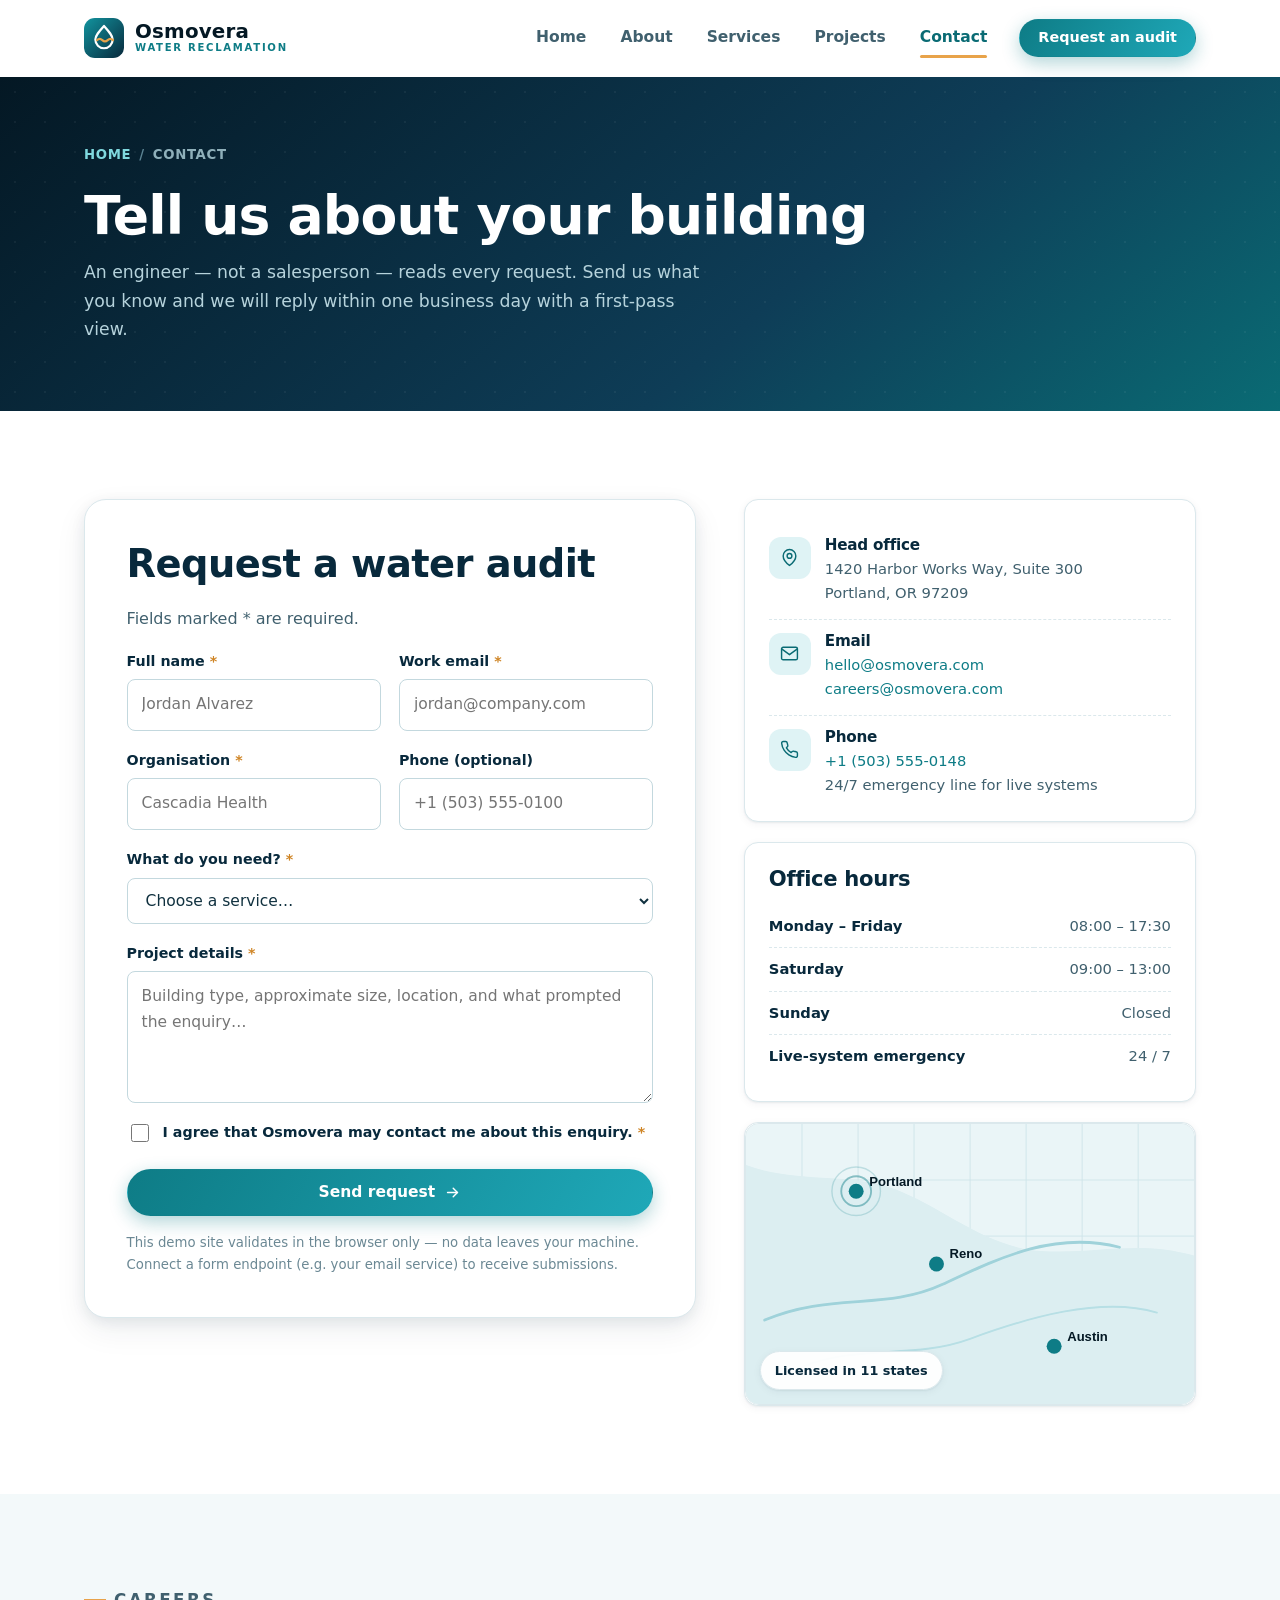
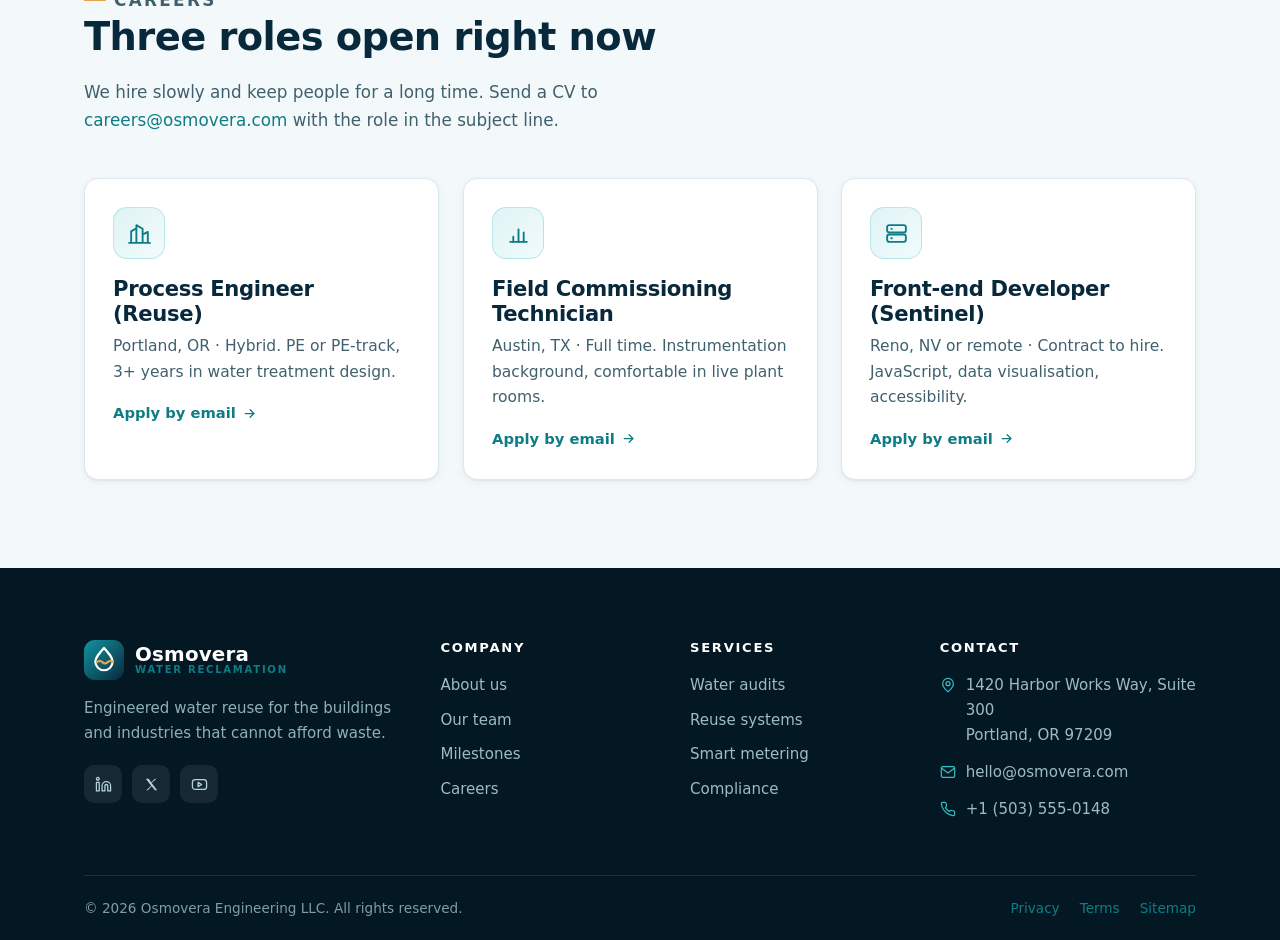
<file: public/contact.html>
<!DOCTYPE html>
<html lang="en">
<head>
  <meta charset="UTF-8">
  <meta name="viewport" content="width=device-width, initial-scale=1.0">

  <!-- ===== Primary SEO ===== -->
  <title>Contact Osmovera | Request a Water Audit</title>
  <meta name="description" content="Request a water audit, ask an engineer a question or enquire about a role at Osmovera. Portland, Reno and Austin offices — replies within one business day.">
  <meta name="author" content="Osmovera">
  <meta name="robots" content="index, follow">
  <link rel="canonical" href="https://www.osmovera.com/contact.html">

  <!-- ===== Open Graph / social ===== -->
  <meta property="og:type" content="website">
  <meta property="og:site_name" content="Osmovera">
  <meta property="og:title" content="Contact Osmovera | Request a Water Audit">
  <meta property="og:description" content="Tell us about your building and an Osmovera engineer will reply within one business day.">
  <meta property="og:url" content="https://www.osmovera.com/contact.html">
  <meta name="twitter:card" content="summary">
  <meta name="twitter:title" content="Contact Osmovera | Request a Water Audit">
  <meta name="twitter:description" content="Tell us about your building and an Osmovera engineer will reply within one business day.">

  <!-- ===== Icons & theme ===== -->
  <link rel="icon" href="assets/favicon.svg" type="image/svg+xml">
  <meta name="theme-color" content="#0e7c86">

  <!-- ===== Stylesheet ===== -->
  <link rel="stylesheet" href="css/styles.css">

  <!-- ===== Structured data ===== -->
  <script type="application/ld+json">
  {
    "@context": "https://schema.org",
    "@type": "ContactPage",
    "name": "Contact Osmovera",
    "url": "https://www.osmovera.com/contact.html",
    "mainEntity": {
      "@type": "LocalBusiness",
      "name": "Osmovera",
      "telephone": "+1-503-555-0148",
      "email": "hello@osmovera.com",
      "priceRange": "$$",
      "address": {
        "@type": "PostalAddress",
        "streetAddress": "1420 Harbor Works Way, Suite 300",
        "addressLocality": "Portland",
        "addressRegion": "OR",
        "postalCode": "97209",
        "addressCountry": "US"
      },
      "openingHoursSpecification": [
        { "@type": "OpeningHoursSpecification", "dayOfWeek": ["Monday","Tuesday","Wednesday","Thursday","Friday"], "opens": "08:00", "closes": "17:30" },
        { "@type": "OpeningHoursSpecification", "dayOfWeek": "Saturday", "opens": "09:00", "closes": "13:00" }
      ]
    }
  }
  </script>
</head>
<body>
  <a class="skip-link" href="#main">Skip to main content</a>

  <!-- ============================ HEADER ============================ -->
  <header class="site-header">
    <div class="container header-inner">
      <a class="brand" href="index.html" aria-label="Osmovera — home">
        <img class="brand__mark" src="assets/logo.svg" width="40" height="40" alt="" aria-hidden="true">
        <span class="brand__text">
          <span class="brand__name">Osmovera</span>
          <span class="brand__tag">Water Reclamation</span>
        </span>
      </a>

      <button class="nav-toggle" type="button" aria-expanded="false" aria-controls="primary-nav" aria-label="Open main menu">
        <span class="nav-toggle__bars" aria-hidden="true"></span>
      </button>

      <nav class="nav" id="primary-nav" aria-label="Primary navigation">
        <a class="nav__link" href="index.html">Home</a>
        <a class="nav__link" href="about.html">About</a>
        <a class="nav__link" href="services.html">Services</a>
        <a class="nav__link" href="projects.html">Projects</a>
        <a class="nav__link" href="contact.html" aria-current="page">Contact</a>
        <a class="btn btn--primary btn--sm header-cta" href="contact.html">Request an audit</a>
      </nav>
    </div>
  </header>

  <main id="main">

    <!-- ============================ PAGE HERO ============================ -->
    <section class="page-hero">
      <div class="container">
        <nav aria-label="Breadcrumb">
          <ol class="breadcrumb">
            <li><a href="index.html">Home</a></li>
            <li><span aria-current="page">Contact</span></li>
          </ol>
        </nav>
        <h1>Tell us about your building</h1>
        <p>
          An engineer — not a salesperson — reads every request. Send us what you know and
          we will reply within one business day with a first-pass view.
        </p>
      </div>
    </section>

    <!-- ============================ CONTACT ============================ -->
    <section class="section" aria-labelledby="form-title">
      <div class="container contact-layout">

        <!-- ---------- Form ---------- -->
        <div class="form-card">
          <h2 id="form-title">Request a water audit</h2>
          <p class="lead" style="font-size:1rem;">Fields marked <span class="req">*</span> are required.</p>

          <div class="form-success" id="form-success" role="status" aria-live="polite" tabindex="-1"></div>

          <form id="quote-form" novalidate>
            <div class="form-grid">
              <div class="field">
                <label for="name">Full name <span class="req" aria-hidden="true">*</span></label>
                <input type="text" id="name" name="name" autocomplete="name" required
                       aria-describedby="name-error" placeholder="Jordan Alvarez">
                <span class="error-msg" id="name-error"></span>
              </div>

              <div class="field">
                <label for="email">Work email <span class="req" aria-hidden="true">*</span></label>
                <input type="email" id="email" name="email" autocomplete="email" required
                       aria-describedby="email-error" placeholder="jordan@company.com">
                <span class="error-msg" id="email-error"></span>
              </div>

              <div class="field">
                <label for="company">Organisation <span class="req" aria-hidden="true">*</span></label>
                <input type="text" id="company" name="company" autocomplete="organization" required
                       aria-describedby="company-error" placeholder="Cascadia Health">
                <span class="error-msg" id="company-error"></span>
              </div>

              <div class="field">
                <label for="phone">Phone <span class="text-mute">(optional)</span></label>
                <input type="tel" id="phone" name="phone" autocomplete="tel"
                       aria-describedby="phone-error" placeholder="+1 (503) 555-0100">
                <span class="error-msg" id="phone-error"></span>
              </div>

              <div class="field field--full">
                <label for="project-type">What do you need? <span class="req" aria-hidden="true">*</span></label>
                <select id="project-type" name="project-type" required aria-describedby="project-type-error">
                  <option value="">Choose a service…</option>
                  <option>Water audit &amp; baselining</option>
                  <option>Greywater / blackwater reuse</option>
                  <option>Process water recycling</option>
                  <option>Cooling &amp; boiler optimisation</option>
                  <option>Smart metering &amp; leak detection</option>
                  <option>Compliance &amp; certification support</option>
                  <option>Something else</option>
                </select>
                <span class="error-msg" id="project-type-error"></span>
              </div>

              <div class="field field--full">
                <label for="message">Project details <span class="req" aria-hidden="true">*</span></label>
                <textarea id="message" name="message" required aria-describedby="message-error"
                          placeholder="Building type, approximate size, location, and what prompted the enquiry…"></textarea>
                <span class="error-msg" id="message-error"></span>
              </div>

              <div class="field field--full">
                <label class="checkbox" for="consent">
                  <input type="checkbox" id="consent" name="consent" required aria-describedby="consent-error">
                  <span>I agree that Osmovera may contact me about this enquiry. <span class="req" aria-hidden="true">*</span></span>
                </label>
                <span class="error-msg" id="consent-error"></span>
              </div>

              <div class="field field--full">
                <button class="btn btn--primary" type="submit">
                  Send request
                  <svg viewBox="0 0 24 24" fill="none" stroke="currentColor" stroke-width="2" stroke-linecap="round" stroke-linejoin="round" aria-hidden="true"><path d="M5 12h14"/><path d="m13 6 6 6-6 6"/></svg>
                </button>
                <p class="form-note">
                  This demo site validates in the browser only — no data leaves your machine.
                  Connect a form endpoint (e.g. your email service) to receive submissions.
                </p>
              </div>
            </div>
          </form>
        </div>

        <!-- ---------- Info column ---------- -->
        <aside aria-label="Contact details">
          <div class="info-card">
            <div class="info-item">
              <span class="info-item__icon" aria-hidden="true">
                <svg viewBox="0 0 24 24" fill="none" stroke="currentColor" stroke-width="1.8" stroke-linecap="round" stroke-linejoin="round"><path d="M20 10c0 6-8 12-8 12s-8-6-8-12a8 8 0 0 1 16 0Z"/><circle cx="12" cy="10" r="3"/></svg>
              </span>
              <div>
                <h3>Head office</h3>
                <p>1420 Harbor Works Way, Suite 300<br>Portland, OR 97209</p>
              </div>
            </div>

            <div class="info-item">
              <span class="info-item__icon" aria-hidden="true">
                <svg viewBox="0 0 24 24" fill="none" stroke="currentColor" stroke-width="1.8" stroke-linecap="round" stroke-linejoin="round"><rect x="2" y="4" width="20" height="16" rx="2"/><path d="m2.5 6.5 9.5 7 9.5-7"/></svg>
              </span>
              <div>
                <h3>Email</h3>
                <p><a href="mailto:hello@osmovera.com">hello@osmovera.com</a><br>
                   <a href="mailto:careers@osmovera.com">careers@osmovera.com</a></p>
              </div>
            </div>

            <div class="info-item">
              <span class="info-item__icon" aria-hidden="true">
                <svg viewBox="0 0 24 24" fill="none" stroke="currentColor" stroke-width="1.8" stroke-linecap="round" stroke-linejoin="round"><path d="M22 16.9v3a2 2 0 0 1-2.2 2 19.8 19.8 0 0 1-8.6-3.1 19.5 19.5 0 0 1-6-6A19.8 19.8 0 0 1 2.1 4.2 2 2 0 0 1 4.1 2h3a2 2 0 0 1 2 1.7c.1 1 .4 1.9.7 2.8a2 2 0 0 1-.5 2.1L8.1 9.9a16 16 0 0 0 6 6l1.3-1.3a2 2 0 0 1 2.1-.4c.9.3 1.8.5 2.8.6a2 2 0 0 1 1.7 2Z"/></svg>
              </span>
              <div>
                <h3>Phone</h3>
                <p><a href="tel:+15035550148">+1 (503) 555-0148</a><br>
                   24/7 emergency line for live systems</p>
              </div>
            </div>
          </div>

          <div class="info-card">
            <h3 style="margin-bottom:0.8rem;">Office hours</h3>
            <table class="hours-table">
              <tbody>
                <tr><th scope="row">Monday – Friday</th><td>08:00 – 17:30</td></tr>
                <tr><th scope="row">Saturday</th><td>09:00 – 13:00</td></tr>
                <tr><th scope="row">Sunday</th><td>Closed</td></tr>
                <tr><th scope="row">Live-system emergency</th><td>24 / 7</td></tr>
              </tbody>
            </table>
          </div>

          <div class="info-card" style="padding:0;overflow:hidden;">
            <div class="map-tile">
              <svg viewBox="0 0 480 300" role="img" aria-label="Stylised map of the western United States showing Osmovera offices in Portland, Reno and Austin">
                <rect width="480" height="300" fill="#eaf5f7"/>
                <g stroke="#cfe6ea" stroke-width="1">
                  <path d="M0 60h480M0 120h480M0 180h480M0 240h480"/>
                  <path d="M60 0v300M120 0v300M180 0v300M240 0v300M300 0v300M360 0v300M420 0v300"/>
                </g>
                <path d="M-10 40c60 26 118 10 170 30s96 62 156 66 108-14 174 8v180H-10Z" fill="#dceef1"/>
                <path d="M20 210c70-30 130-10 190-38s120-58 190-40" fill="none" stroke="#9fd2da" stroke-width="3" stroke-linecap="round"/>
                <path d="M60 260c60-24 120-8 180-30s140-46 200-28" fill="none" stroke="#b7dfe5" stroke-width="2" stroke-linecap="round"/>
                <g fill="#0e7c86">
                  <circle cx="118" cy="72" r="8"/>
                  <circle cx="204" cy="150" r="8"/>
                  <circle cx="330" cy="238" r="8"/>
                </g>
                <g fill="#041824" font-family="Segoe UI, Arial, sans-serif" font-size="14" font-weight="700">
                  <text x="132" y="66">Portland</text>
                  <text x="218" y="144">Reno</text>
                  <text x="344" y="232">Austin</text>
                </g>
                <circle cx="118" cy="72" r="16" fill="none" stroke="#0e7c86" stroke-width="2" opacity="0.45"/>
                <circle cx="118" cy="72" r="26" fill="none" stroke="#0e7c86" stroke-width="1.5" opacity="0.2"/>
              </svg>
              <span class="map-tile__badge">Licensed in 11 states</span>
            </div>
          </div>
        </aside>

      </div>
    </section>

    <!-- ============================ CAREERS ============================ -->
    <section class="section section--paper" id="careers" aria-labelledby="careers-title">
      <div class="container">
        <div class="section-head">
          <p class="eyebrow">Careers</p>
          <h2 id="careers-title">Three roles open right now</h2>
          <p>We hire slowly and keep people for a long time. Send a CV to
             <a href="mailto:careers@osmovera.com">careers@osmovera.com</a> with the role in the subject line.</p>
        </div>

        <div class="grid grid-3">
          <article class="card reveal">
            <span class="card__icon" aria-hidden="true">
              <svg viewBox="0 0 24 24" fill="none" stroke="currentColor" stroke-width="1.8" stroke-linecap="round" stroke-linejoin="round"><path d="M4 21V10l5-3v14M9 21V4l6 3.5V21M15 21v-8l5-2.5V21M2 21h20"/></svg>
            </span>
            <h3>Process Engineer (Reuse)</h3>
            <p>Portland, OR · Hybrid. PE or PE-track, 3+ years in water treatment design.</p>
            <a class="card__link" href="mailto:careers@osmovera.com?subject=Process%20Engineer%20(Reuse)">Apply by email
              <svg viewBox="0 0 24 24" fill="none" stroke="currentColor" stroke-width="2" stroke-linecap="round" stroke-linejoin="round" aria-hidden="true"><path d="M5 12h14"/><path d="m13 6 6 6-6 6"/></svg>
            </a>
          </article>

          <article class="card reveal" data-delay="1">
            <span class="card__icon" aria-hidden="true">
              <svg viewBox="0 0 24 24" fill="none" stroke="currentColor" stroke-width="1.8" stroke-linecap="round" stroke-linejoin="round"><path d="M4 20h16"/><path d="M7 20v-5M12 20V8M17 20v-9"/></svg>
            </span>
            <h3>Field Commissioning Technician</h3>
            <p>Austin, TX · Full time. Instrumentation background, comfortable in live plant rooms.</p>
            <a class="card__link" href="mailto:careers@osmovera.com?subject=Field%20Commissioning%20Technician">Apply by email
              <svg viewBox="0 0 24 24" fill="none" stroke="currentColor" stroke-width="2" stroke-linecap="round" stroke-linejoin="round" aria-hidden="true"><path d="M5 12h14"/><path d="m13 6 6 6-6 6"/></svg>
            </a>
          </article>

          <article class="card reveal" data-delay="2">
            <span class="card__icon" aria-hidden="true">
              <svg viewBox="0 0 24 24" fill="none" stroke="currentColor" stroke-width="1.8" stroke-linecap="round" stroke-linejoin="round"><rect x="3" y="4" width="18" height="7" rx="2"/><rect x="3" y="13" width="18" height="7" rx="2"/><path d="M7 7.5h.5M7 16.5h.5"/></svg>
            </span>
            <h3>Front-end Developer (Sentinel)</h3>
            <p>Reno, NV or remote · Contract to hire. JavaScript, data visualisation, accessibility.</p>
            <a class="card__link" href="mailto:careers@osmovera.com?subject=Front-end%20Developer%20(Sentinel)">Apply by email
              <svg viewBox="0 0 24 24" fill="none" stroke="currentColor" stroke-width="2" stroke-linecap="round" stroke-linejoin="round" aria-hidden="true"><path d="M5 12h14"/><path d="m13 6 6 6-6 6"/></svg>
            </a>
          </article>
        </div>
      </div>
    </section>

  </main>

  <!-- ============================ FOOTER ============================ -->
  <footer class="site-footer">
    <div class="container">
      <div class="footer-grid">
        <div>
          <a class="brand" href="index.html">
            <img class="brand__mark" src="assets/logo.svg" width="40" height="40" alt="" aria-hidden="true">
            <span class="brand__text">
              <span class="brand__name">Osmovera</span>
              <span class="brand__tag">Water Reclamation</span>
            </span>
          </a>
          <p class="footer-blurb">Engineered water reuse for the buildings and industries that cannot afford waste.</p>
          <div class="footer-social">
            <a href="https://www.linkedin.com/company/osmovera" aria-label="Osmovera on LinkedIn" rel="noopener">
              <svg viewBox="0 0 24 24" fill="none" stroke="currentColor" stroke-width="1.8" stroke-linecap="round" stroke-linejoin="round" aria-hidden="true"><path d="M16 8a6 6 0 0 1 6 6v7h-4v-7a2 2 0 0 0-4 0v7h-4v-7a6 6 0 0 1 6-6Z"/><rect x="2" y="9" width="4" height="12"/><circle cx="4" cy="4" r="2"/></svg>
            </a>
            <a href="https://x.com/osmovera" aria-label="Osmovera on X" rel="noopener">
              <svg viewBox="0 0 24 24" fill="currentColor" aria-hidden="true"><path d="M4 4l7.5 9.6L4.6 20h2.2l5.4-5.7L16.9 20H20l-7.8-10L18.8 4h-2.2l-4.9 5.2L8.1 4H4Z"/></svg>
            </a>
            <a href="https://www.youtube.com/@osmovera" aria-label="Osmovera on YouTube" rel="noopener">
              <svg viewBox="0 0 24 24" fill="none" stroke="currentColor" stroke-width="1.8" stroke-linecap="round" stroke-linejoin="round" aria-hidden="true"><rect x="2" y="5" width="20" height="14" rx="4"/><path d="m10 9 5 3-5 3Z"/></svg>
            </a>
          </div>
        </div>

        <nav aria-label="Footer — company">
          <h4>Company</h4>
          <ul class="footer-links">
            <li><a href="about.html">About us</a></li>
            <li><a href="about.html#team">Our team</a></li>
            <li><a href="about.html#milestones">Milestones</a></li>
            <li><a href="contact.html#careers">Careers</a></li>
          </ul>
        </nav>

        <nav aria-label="Footer — services">
          <h4>Services</h4>
          <ul class="footer-links">
            <li><a href="services.html#audits">Water audits</a></li>
            <li><a href="services.html#reuse">Reuse systems</a></li>
            <li><a href="services.html#metering">Smart metering</a></li>
            <li><a href="services.html#compliance">Compliance</a></li>
          </ul>
        </nav>

        <div>
          <h4>Contact</h4>
          <ul class="footer-links footer-contact">
            <li>
              <svg viewBox="0 0 24 24" fill="none" stroke="currentColor" stroke-width="1.8" stroke-linecap="round" stroke-linejoin="round" aria-hidden="true"><path d="M20 10c0 6-8 12-8 12s-8-6-8-12a8 8 0 0 1 16 0Z"/><circle cx="12" cy="10" r="3"/></svg>
              <span>1420 Harbor Works Way, Suite 300<br>Portland, OR 97209</span>
            </li>
            <li>
              <svg viewBox="0 0 24 24" fill="none" stroke="currentColor" stroke-width="1.8" stroke-linecap="round" stroke-linejoin="round" aria-hidden="true"><rect x="2" y="4" width="20" height="16" rx="2"/><path d="m2.5 6.5 9.5 7 9.5-7"/></svg>
              <a href="mailto:hello@osmovera.com">hello@osmovera.com</a>
            </li>
            <li>
              <svg viewBox="0 0 24 24" fill="none" stroke="currentColor" stroke-width="1.8" stroke-linecap="round" stroke-linejoin="round" aria-hidden="true"><path d="M22 16.9v3a2 2 0 0 1-2.2 2 19.8 19.8 0 0 1-8.6-3.1 19.5 19.5 0 0 1-6-6A19.8 19.8 0 0 1 2.1 4.2 2 2 0 0 1 4.1 2h3a2 2 0 0 1 2 1.7c.1 1 .4 1.9.7 2.8a2 2 0 0 1-.5 2.1L8.1 9.9a16 16 0 0 0 6 6l1.3-1.3a2 2 0 0 1 2.1-.4c.9.3 1.8.5 2.8.6a2 2 0 0 1 1.7 2Z"/></svg>
              <a href="tel:+15035550148">+1 (503) 555-0148</a>
            </li>
          </ul>
        </div>
      </div>

      <div class="footer-bottom">
        <p>&copy; <span data-year>2026</span> Osmovera Engineering LLC. All rights reserved.</p>
        <ul>
          <li><a href="contact.html">Privacy</a></li>
          <li><a href="contact.html">Terms</a></li>
          <li><a href="sitemap.xml">Sitemap</a></li>
        </ul>
      </div>
    </div>
  </footer>

  <script src="js/main.js" defer></script>
</body>
</html>
</file>
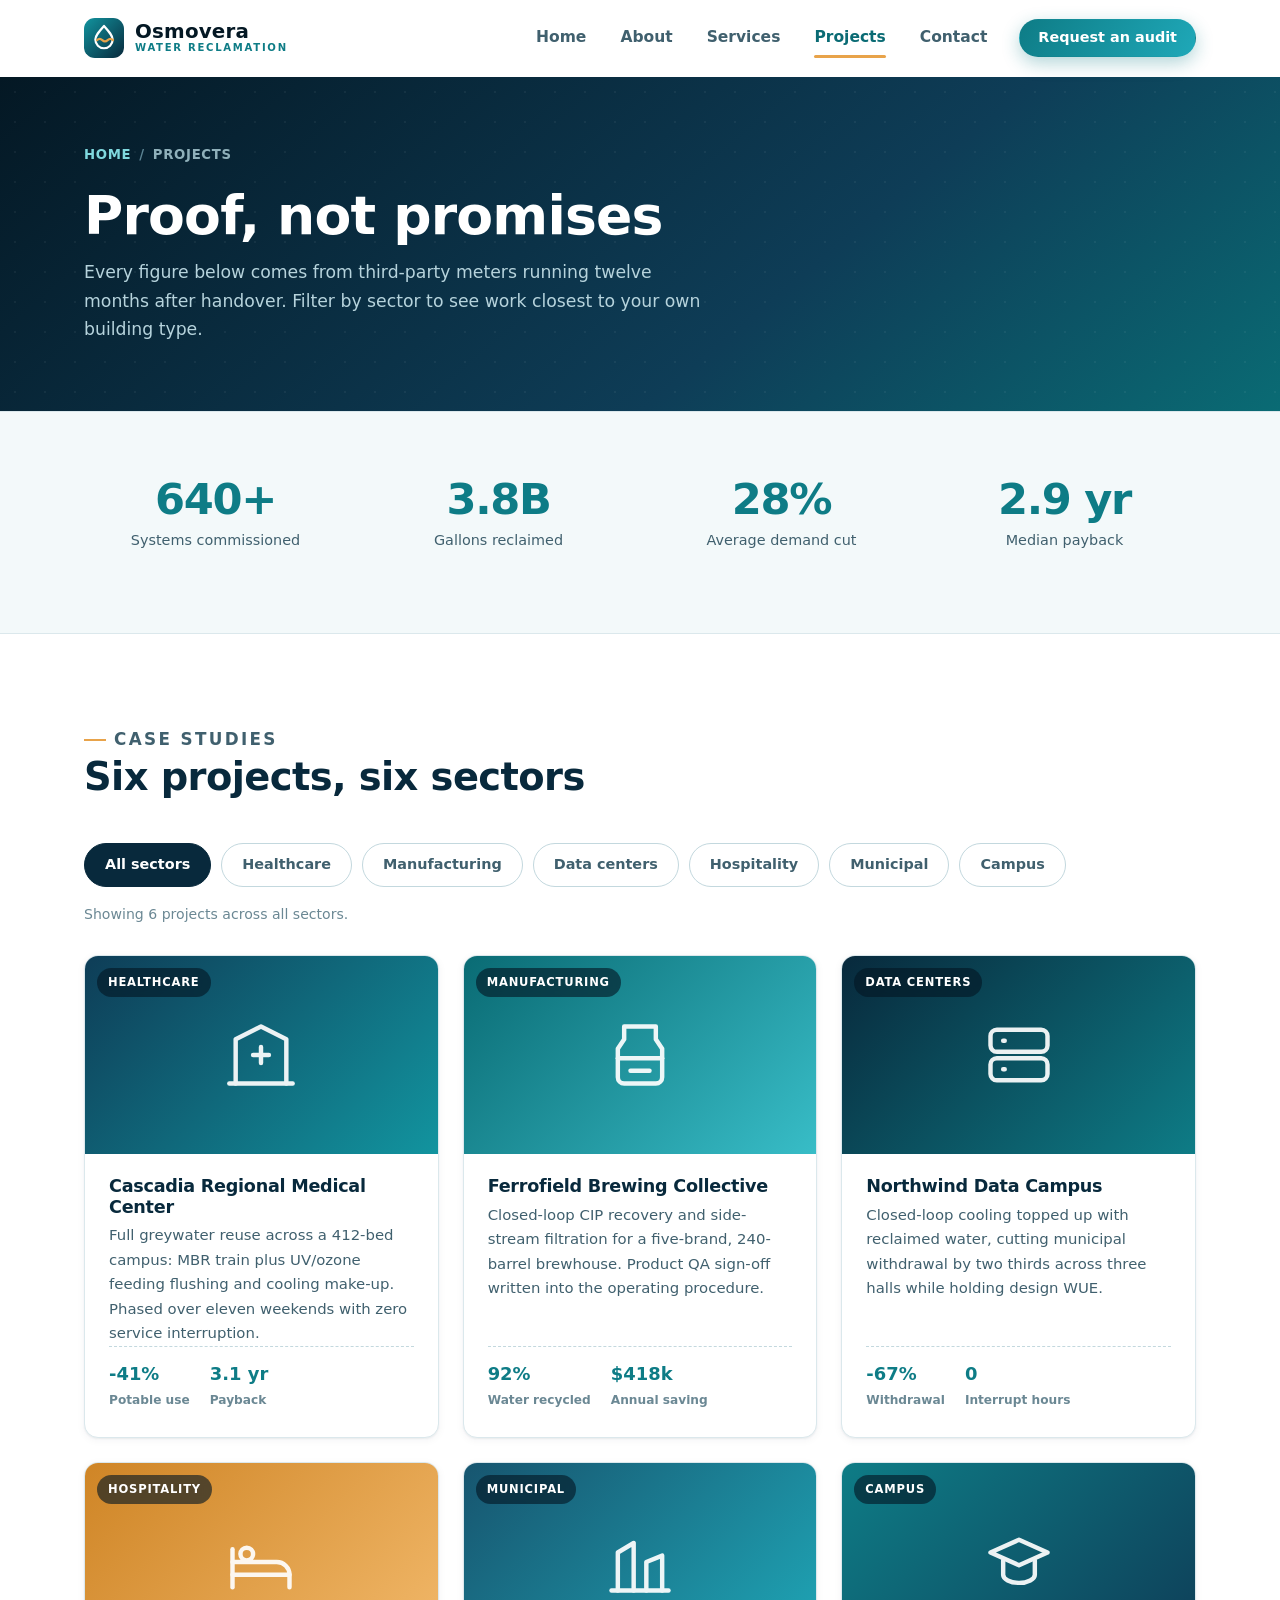
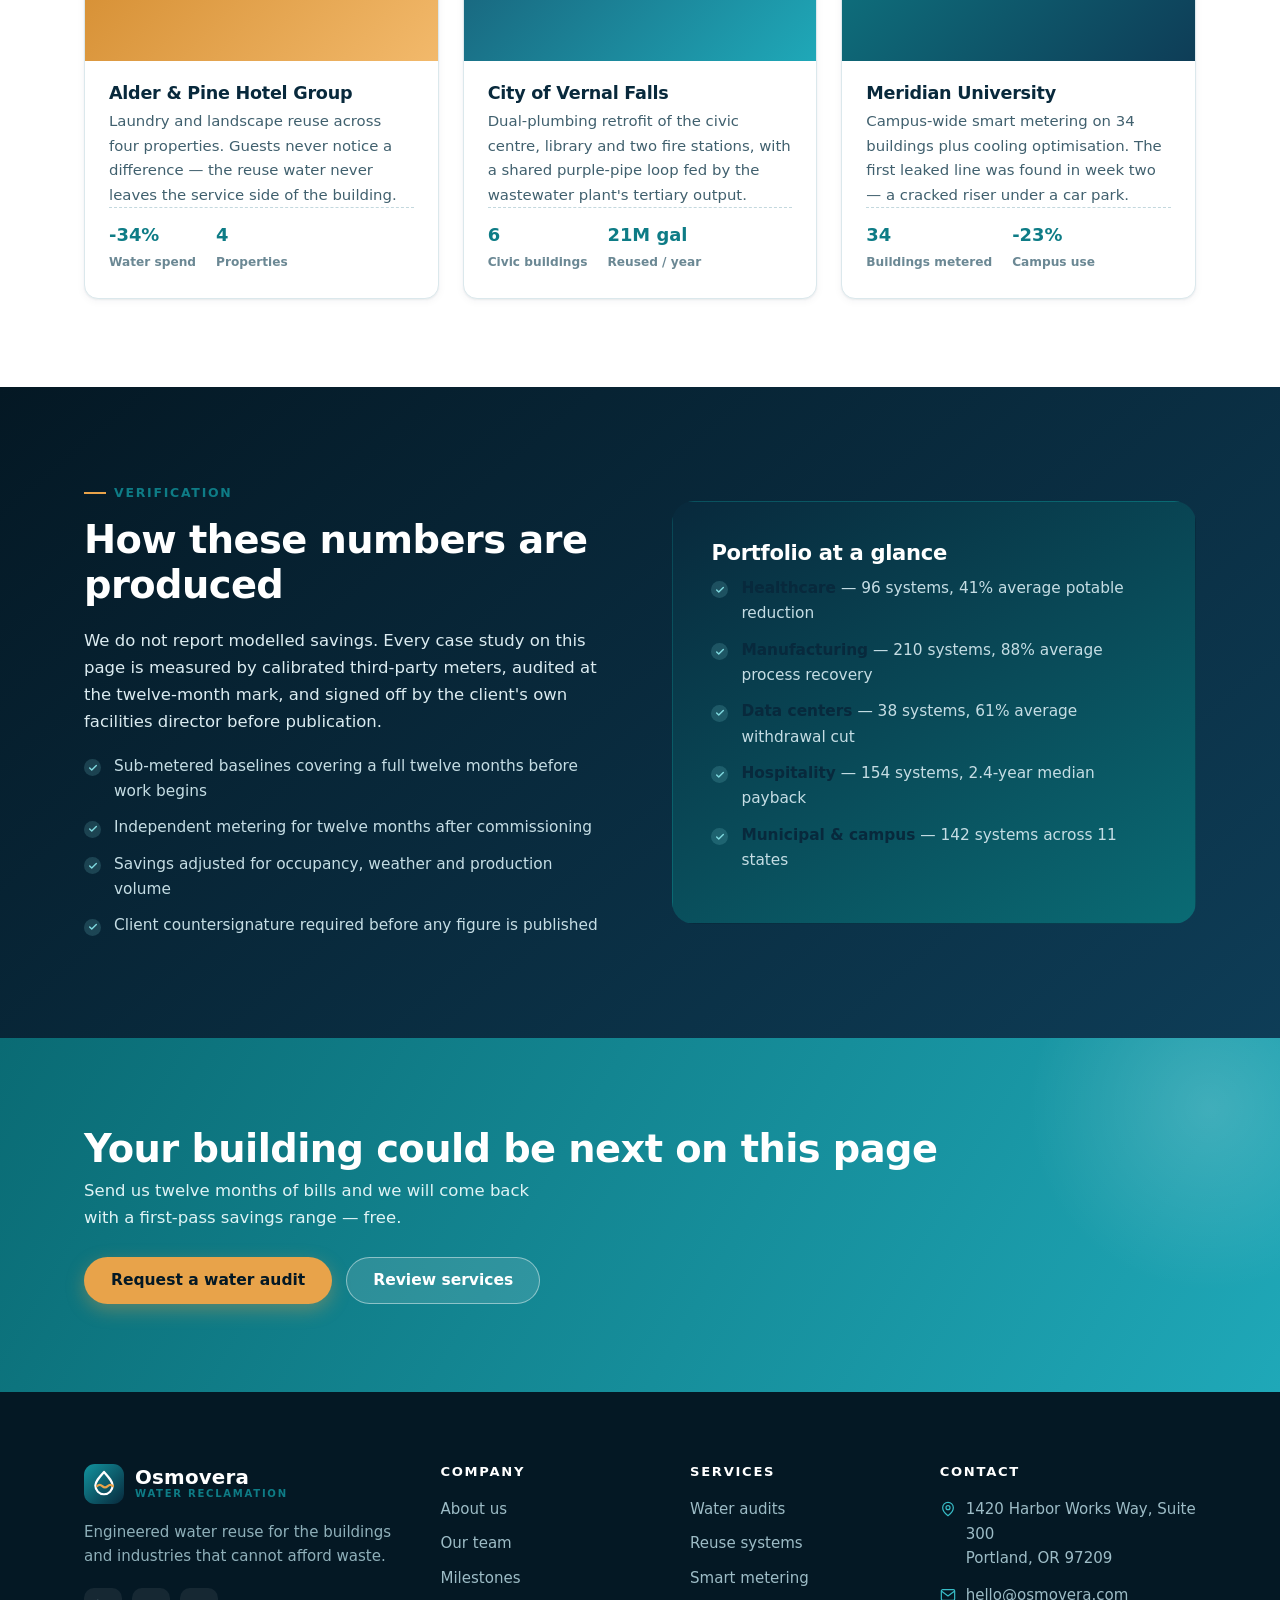
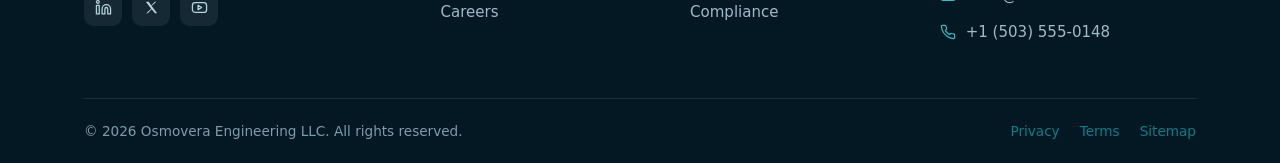
<file: public/projects.html>
<!DOCTYPE html>
<html lang="en">
<head>
  <meta charset="UTF-8">
  <meta name="viewport" content="width=device-width, initial-scale=1.0">

  <!-- ===== Primary SEO ===== -->
  <title>Case Studies | Osmovera Water Reclamation Projects</title>
  <meta name="description" content="Six verified Osmovera case studies: a 412-bed hospital, a brewery, a data campus, a hotel group, a municipal retrofit and a university — with real savings after 12 months of monitoring.">
  <meta name="author" content="Osmovera">
  <meta name="robots" content="index, follow">
  <link rel="canonical" href="https://www.osmovera.com/projects.html">

  <!-- ===== Open Graph / social ===== -->
  <meta property="og:type" content="website">
  <meta property="og:site_name" content="Osmovera">
  <meta property="og:title" content="Case Studies | Osmovera Water Reclamation Projects">
  <meta property="og:description" content="Six verified projects across healthcare, manufacturing, data centers, hospitality, municipal and campus sectors.">
  <meta property="og:url" content="https://www.osmovera.com/projects.html">
  <meta name="twitter:card" content="summary">
  <meta name="twitter:title" content="Case Studies | Osmovera Water Reclamation Projects">
  <meta name="twitter:description" content="Six verified projects across healthcare, manufacturing, data centers, hospitality, municipal and campus sectors.">

  <!-- ===== Icons & theme ===== -->
  <link rel="icon" href="assets/favicon.svg" type="image/svg+xml">
  <meta name="theme-color" content="#0e7c86">

  <!-- ===== Stylesheet ===== -->
  <link rel="stylesheet" href="css/styles.css">

  <!-- ===== Structured data ===== -->
  <script type="application/ld+json">
  {
    "@context": "https://schema.org",
    "@type": "CollectionPage",
    "name": "Osmovera case studies",
    "url": "https://www.osmovera.com/projects.html",
    "isPartOf": { "@type": "Organization", "name": "Osmovera", "url": "https://www.osmovera.com/" }
  }
  </script>
</head>
<body>
  <a class="skip-link" href="#main">Skip to main content</a>

  <!-- ============================ HEADER ============================ -->
  <header class="site-header">
    <div class="container header-inner">
      <a class="brand" href="index.html" aria-label="Osmovera — home">
        <img class="brand__mark" src="assets/logo.svg" width="40" height="40" alt="" aria-hidden="true">
        <span class="brand__text">
          <span class="brand__name">Osmovera</span>
          <span class="brand__tag">Water Reclamation</span>
        </span>
      </a>

      <button class="nav-toggle" type="button" aria-expanded="false" aria-controls="primary-nav" aria-label="Open main menu">
        <span class="nav-toggle__bars" aria-hidden="true"></span>
      </button>

      <nav class="nav" id="primary-nav" aria-label="Primary navigation">
        <a class="nav__link" href="index.html">Home</a>
        <a class="nav__link" href="about.html">About</a>
        <a class="nav__link" href="services.html">Services</a>
        <a class="nav__link" href="projects.html" aria-current="page">Projects</a>
        <a class="nav__link" href="contact.html">Contact</a>
        <a class="btn btn--primary btn--sm header-cta" href="contact.html">Request an audit</a>
      </nav>
    </div>
  </header>

  <main id="main">

    <!-- ============================ PAGE HERO ============================ -->
    <section class="page-hero">
      <div class="container">
        <nav aria-label="Breadcrumb">
          <ol class="breadcrumb">
            <li><a href="index.html">Home</a></li>
            <li><span aria-current="page">Projects</span></li>
          </ol>
        </nav>
        <h1>Proof, not promises</h1>
        <p>
          Every figure below comes from third-party meters running twelve months after
          handover. Filter by sector to see work closest to your own building type.
        </p>
      </div>
    </section>

    <!-- ============================ RESULTS BAND ============================ -->
    <section class="stats stats--light" aria-label="Portfolio results">
      <div class="container">
        <div class="stats__grid">
          <div class="stat">
            <div class="stat__value"><span class="js-count" data-count="640" data-suffix="+">0</span></div>
            <p class="stat__label">Systems commissioned</p>
          </div>
          <div class="stat">
            <div class="stat__value"><span class="js-count" data-count="3.8" data-decimals="1" data-suffix="B">0</span></div>
            <p class="stat__label">Gallons reclaimed</p>
          </div>
          <div class="stat">
            <div class="stat__value"><span class="js-count" data-count="28" data-suffix="%">0</span></div>
            <p class="stat__label">Average demand cut</p>
          </div>
          <div class="stat">
            <div class="stat__value"><span class="js-count" data-count="2.9" data-decimals="1" data-suffix=" yr">0</span></div>
            <p class="stat__label">Median payback</p>
          </div>
        </div>
      </div>
    </section>

    <!-- ============================ PROJECT GRID ============================ -->
    <section class="section" aria-labelledby="grid-title">
      <div class="container">
        <div class="section-head">
          <p class="eyebrow">Case studies</p>
          <h2 id="grid-title">Six projects, six sectors</h2>
        </div>

        <div class="filters" data-filter-bar role="group" aria-label="Filter projects by sector">
          <button class="filter-btn" type="button" data-filter="all" aria-pressed="true">All sectors</button>
          <button class="filter-btn" type="button" data-filter="healthcare" aria-pressed="false">Healthcare</button>
          <button class="filter-btn" type="button" data-filter="manufacturing" aria-pressed="false">Manufacturing</button>
          <button class="filter-btn" type="button" data-filter="datacenter" aria-pressed="false">Data centers</button>
          <button class="filter-btn" type="button" data-filter="hospitality" aria-pressed="false">Hospitality</button>
          <button class="filter-btn" type="button" data-filter="municipal" aria-pressed="false">Municipal</button>
          <button class="filter-btn" type="button" data-filter="campus" aria-pressed="false">Campus</button>
        </div>

        <p class="filter-status" data-filter-status role="status" aria-live="polite">Showing 6 projects across all sectors.</p>

        <div class="grid grid-3" data-project-grid>

          <article class="card project" data-category="healthcare">
            <div class="project__thumb project__thumb--1">
              <span class="project__tag">Healthcare</span>
              <svg viewBox="0 0 24 24" fill="none" stroke="currentColor" stroke-width="1.4" stroke-linecap="round" stroke-linejoin="round" aria-hidden="true"><path d="M4 21V7l8-4 8 4v14"/><path d="M12 9.5v5M9.5 12h5"/><path d="M2 21h20"/></svg>
            </div>
            <div class="project__body">
              <h3>Cascadia Regional Medical Center</h3>
              <p>Full greywater reuse across a 412-bed campus: MBR train plus UV/ozone feeding flushing and cooling make-up. Phased over eleven weekends with zero service interruption.</p>
              <div class="project__metrics">
                <div><b>-41%</b><span>Potable use</span></div>
                <div><b>3.1 yr</b><span>Payback</span></div>
              </div>
            </div>
          </article>

          <article class="card project" data-category="manufacturing">
            <div class="project__thumb project__thumb--2">
              <span class="project__tag">Manufacturing</span>
              <svg viewBox="0 0 24 24" fill="none" stroke="currentColor" stroke-width="1.4" stroke-linecap="round" stroke-linejoin="round" aria-hidden="true"><path d="M7 3h10v4l2 3v9a2 2 0 0 1-2 2H7a2 2 0 0 1-2-2v-9l2-3Z"/><path d="M5 13h14"/><path d="M9 17h6"/></svg>
            </div>
            <div class="project__body">
              <h3>Ferrofield Brewing Collective</h3>
              <p>Closed-loop CIP recovery and side-stream filtration for a five-brand, 240-barrel brewhouse. Product QA sign-off written into the operating procedure.</p>
              <div class="project__metrics">
                <div><b>92%</b><span>Water recycled</span></div>
                <div><b>$418k</b><span>Annual saving</span></div>
              </div>
            </div>
          </article>

          <article class="card project" data-category="datacenter">
            <div class="project__thumb project__thumb--3">
              <span class="project__tag">Data centers</span>
              <svg viewBox="0 0 24 24" fill="none" stroke="currentColor" stroke-width="1.4" stroke-linecap="round" stroke-linejoin="round" aria-hidden="true"><rect x="3" y="4" width="18" height="7" rx="2"/><rect x="3" y="13" width="18" height="7" rx="2"/><path d="M7 7.5h.5M7 16.5h.5"/></svg>
            </div>
            <div class="project__body">
              <h3>Northwind Data Campus</h3>
              <p>Closed-loop cooling topped up with reclaimed water, cutting municipal withdrawal by two thirds across three halls while holding design WUE.</p>
              <div class="project__metrics">
                <div><b>-67%</b><span>Withdrawal</span></div>
                <div><b>0</b><span>Interrupt hours</span></div>
              </div>
            </div>
          </article>

          <article class="card project" data-category="hospitality">
            <div class="project__thumb project__thumb--4">
              <span class="project__tag">Hospitality</span>
              <svg viewBox="0 0 24 24" fill="none" stroke="currentColor" stroke-width="1.4" stroke-linecap="round" stroke-linejoin="round" aria-hidden="true"><path d="M3 20V8"/><path d="M3 12h14a4 4 0 0 1 4 4v4"/><path d="M3 16h18"/><circle cx="7.5" cy="9.5" r="2"/></svg>
            </div>
            <div class="project__body">
              <h3>Alder &amp; Pine Hotel Group</h3>
              <p>Laundry and landscape reuse across four properties. Guests never notice a difference — the reuse water never leaves the service side of the building.</p>
              <div class="project__metrics">
                <div><b>-34%</b><span>Water spend</span></div>
                <div><b>4</b><span>Properties</span></div>
              </div>
            </div>
          </article>

          <article class="card project" data-category="municipal">
            <div class="project__thumb project__thumb--5">
              <span class="project__tag">Municipal</span>
              <svg viewBox="0 0 24 24" fill="none" stroke="currentColor" stroke-width="1.4" stroke-linecap="round" stroke-linejoin="round" aria-hidden="true"><path d="M3 21h18"/><path d="M5 21V9l5-3v15"/><path d="M14 21V12l5-2v11"/></svg>
            </div>
            <div class="project__body">
              <h3>City of Vernal Falls</h3>
              <p>Dual-plumbing retrofit of the civic centre, library and two fire stations, with a shared purple-pipe loop fed by the wastewater plant's tertiary output.</p>
              <div class="project__metrics">
                <div><b>6</b><span>Civic buildings</span></div>
                <div><b>21M gal</b><span>Reused / year</span></div>
              </div>
            </div>
          </article>

          <article class="card project" data-category="campus">
            <div class="project__thumb project__thumb--6">
              <span class="project__tag">Campus</span>
              <svg viewBox="0 0 24 24" fill="none" stroke="currentColor" stroke-width="1.4" stroke-linecap="round" stroke-linejoin="round" aria-hidden="true"><path d="m3 9 9-4 9 4-9 4Z"/><path d="M7 11.5V16c0 1.4 2.2 2.6 5 2.6s5-1.2 5-2.6v-4.5"/></svg>
            </div>
            <div class="project__body">
              <h3>Meridian University</h3>
              <p>Campus-wide smart metering on 34 buildings plus cooling optimisation. The first leaked line was found in week two — a cracked riser under a car park.</p>
              <div class="project__metrics">
                <div><b>34</b><span>Buildings metered</span></div>
                <div><b>-23%</b><span>Campus use</span></div>
              </div>
            </div>
          </article>

        </div>
      </div>
    </section>

    <!-- ============================ HOW NUMBERS ARE VERIFIED ============================ -->
    <section class="section section--ink" aria-labelledby="verify-title">
      <div class="container split">
        <div>
          <p class="eyebrow">Verification</p>
          <h2 id="verify-title">How these numbers are produced</h2>
          <p>
            We do not report modelled savings. Every case study on this page is measured by
            calibrated third-party meters, audited at the twelve-month mark, and signed off by
            the client's own facilities director before publication.
          </p>
          <ul class="ticks">
            <li>Sub-metered baselines covering a full twelve months before work begins</li>
            <li>Independent metering for twelve months after commissioning</li>
            <li>Savings adjusted for occupancy, weather and production volume</li>
            <li>Client countersignature required before any figure is published</li>
          </ul>
        </div>

        <div class="panel panel--accent">
          <h3>Portfolio at a glance</h3>
          <ul class="ticks">
            <li><strong>Healthcare</strong> — 96 systems, 41% average potable reduction</li>
            <li><strong>Manufacturing</strong> — 210 systems, 88% average process recovery</li>
            <li><strong>Data centers</strong> — 38 systems, 61% average withdrawal cut</li>
            <li><strong>Hospitality</strong> — 154 systems, 2.4-year median payback</li>
            <li><strong>Municipal &amp; campus</strong> — 142 systems across 11 states</li>
          </ul>
        </div>
      </div>
    </section>

    <!-- ============================ CTA BAND ============================ -->
    <section class="section cta-band" aria-labelledby="cta-title">
      <div class="container cta-band__inner">
        <div>
          <h2 id="cta-title">Your building could be next on this page</h2>
          <p>Send us twelve months of bills and we will come back with a first-pass savings range — free.</p>
        </div>
        <div class="btn-row">
          <a class="btn btn--sand" href="contact.html">Request a water audit</a>
          <a class="btn btn--light" href="services.html">Review services</a>
        </div>
      </div>
    </section>

  </main>

  <!-- ============================ FOOTER ============================ -->
  <footer class="site-footer">
    <div class="container">
      <div class="footer-grid">
        <div>
          <a class="brand" href="index.html">
            <img class="brand__mark" src="assets/logo.svg" width="40" height="40" alt="" aria-hidden="true">
            <span class="brand__text">
              <span class="brand__name">Osmovera</span>
              <span class="brand__tag">Water Reclamation</span>
            </span>
          </a>
          <p class="footer-blurb">Engineered water reuse for the buildings and industries that cannot afford waste.</p>
          <div class="footer-social">
            <a href="https://www.linkedin.com/company/osmovera" aria-label="Osmovera on LinkedIn" rel="noopener">
              <svg viewBox="0 0 24 24" fill="none" stroke="currentColor" stroke-width="1.8" stroke-linecap="round" stroke-linejoin="round" aria-hidden="true"><path d="M16 8a6 6 0 0 1 6 6v7h-4v-7a2 2 0 0 0-4 0v7h-4v-7a6 6 0 0 1 6-6Z"/><rect x="2" y="9" width="4" height="12"/><circle cx="4" cy="4" r="2"/></svg>
            </a>
            <a href="https://x.com/osmovera" aria-label="Osmovera on X" rel="noopener">
              <svg viewBox="0 0 24 24" fill="currentColor" aria-hidden="true"><path d="M4 4l7.5 9.6L4.6 20h2.2l5.4-5.7L16.9 20H20l-7.8-10L18.8 4h-2.2l-4.9 5.2L8.1 4H4Z"/></svg>
            </a>
            <a href="https://www.youtube.com/@osmovera" aria-label="Osmovera on YouTube" rel="noopener">
              <svg viewBox="0 0 24 24" fill="none" stroke="currentColor" stroke-width="1.8" stroke-linecap="round" stroke-linejoin="round" aria-hidden="true"><rect x="2" y="5" width="20" height="14" rx="4"/><path d="m10 9 5 3-5 3Z"/></svg>
            </a>
          </div>
        </div>

        <nav aria-label="Footer — company">
          <h4>Company</h4>
          <ul class="footer-links">
            <li><a href="about.html">About us</a></li>
            <li><a href="about.html#team">Our team</a></li>
            <li><a href="about.html#milestones">Milestones</a></li>
            <li><a href="contact.html#careers">Careers</a></li>
          </ul>
        </nav>

        <nav aria-label="Footer — services">
          <h4>Services</h4>
          <ul class="footer-links">
            <li><a href="services.html#audits">Water audits</a></li>
            <li><a href="services.html#reuse">Reuse systems</a></li>
            <li><a href="services.html#metering">Smart metering</a></li>
            <li><a href="services.html#compliance">Compliance</a></li>
          </ul>
        </nav>

        <div>
          <h4>Contact</h4>
          <ul class="footer-links footer-contact">
            <li>
              <svg viewBox="0 0 24 24" fill="none" stroke="currentColor" stroke-width="1.8" stroke-linecap="round" stroke-linejoin="round" aria-hidden="true"><path d="M20 10c0 6-8 12-8 12s-8-6-8-12a8 8 0 0 1 16 0Z"/><circle cx="12" cy="10" r="3"/></svg>
              <span>1420 Harbor Works Way, Suite 300<br>Portland, OR 97209</span>
            </li>
            <li>
              <svg viewBox="0 0 24 24" fill="none" stroke="currentColor" stroke-width="1.8" stroke-linecap="round" stroke-linejoin="round" aria-hidden="true"><rect x="2" y="4" width="20" height="16" rx="2"/><path d="m2.5 6.5 9.5 7 9.5-7"/></svg>
              <a href="mailto:hello@osmovera.com">hello@osmovera.com</a>
            </li>
            <li>
              <svg viewBox="0 0 24 24" fill="none" stroke="currentColor" stroke-width="1.8" stroke-linecap="round" stroke-linejoin="round" aria-hidden="true"><path d="M22 16.9v3a2 2 0 0 1-2.2 2 19.8 19.8 0 0 1-8.6-3.1 19.5 19.5 0 0 1-6-6A19.8 19.8 0 0 1 2.1 4.2 2 2 0 0 1 4.1 2h3a2 2 0 0 1 2 1.7c.1 1 .4 1.9.7 2.8a2 2 0 0 1-.5 2.1L8.1 9.9a16 16 0 0 0 6 6l1.3-1.3a2 2 0 0 1 2.1-.4c.9.3 1.8.5 2.8.6a2 2 0 0 1 1.7 2Z"/></svg>
              <a href="tel:+15035550148">+1 (503) 555-0148</a>
            </li>
          </ul>
        </div>
      </div>

      <div class="footer-bottom">
        <p>&copy; <span data-year>2026</span> Osmovera Engineering LLC. All rights reserved.</p>
        <ul>
          <li><a href="contact.html">Privacy</a></li>
          <li><a href="contact.html">Terms</a></li>
          <li><a href="sitemap.xml">Sitemap</a></li>
        </ul>
      </div>
    </div>
  </footer>

  <script src="js/main.js" defer></script>
</body>
</html>
</file>
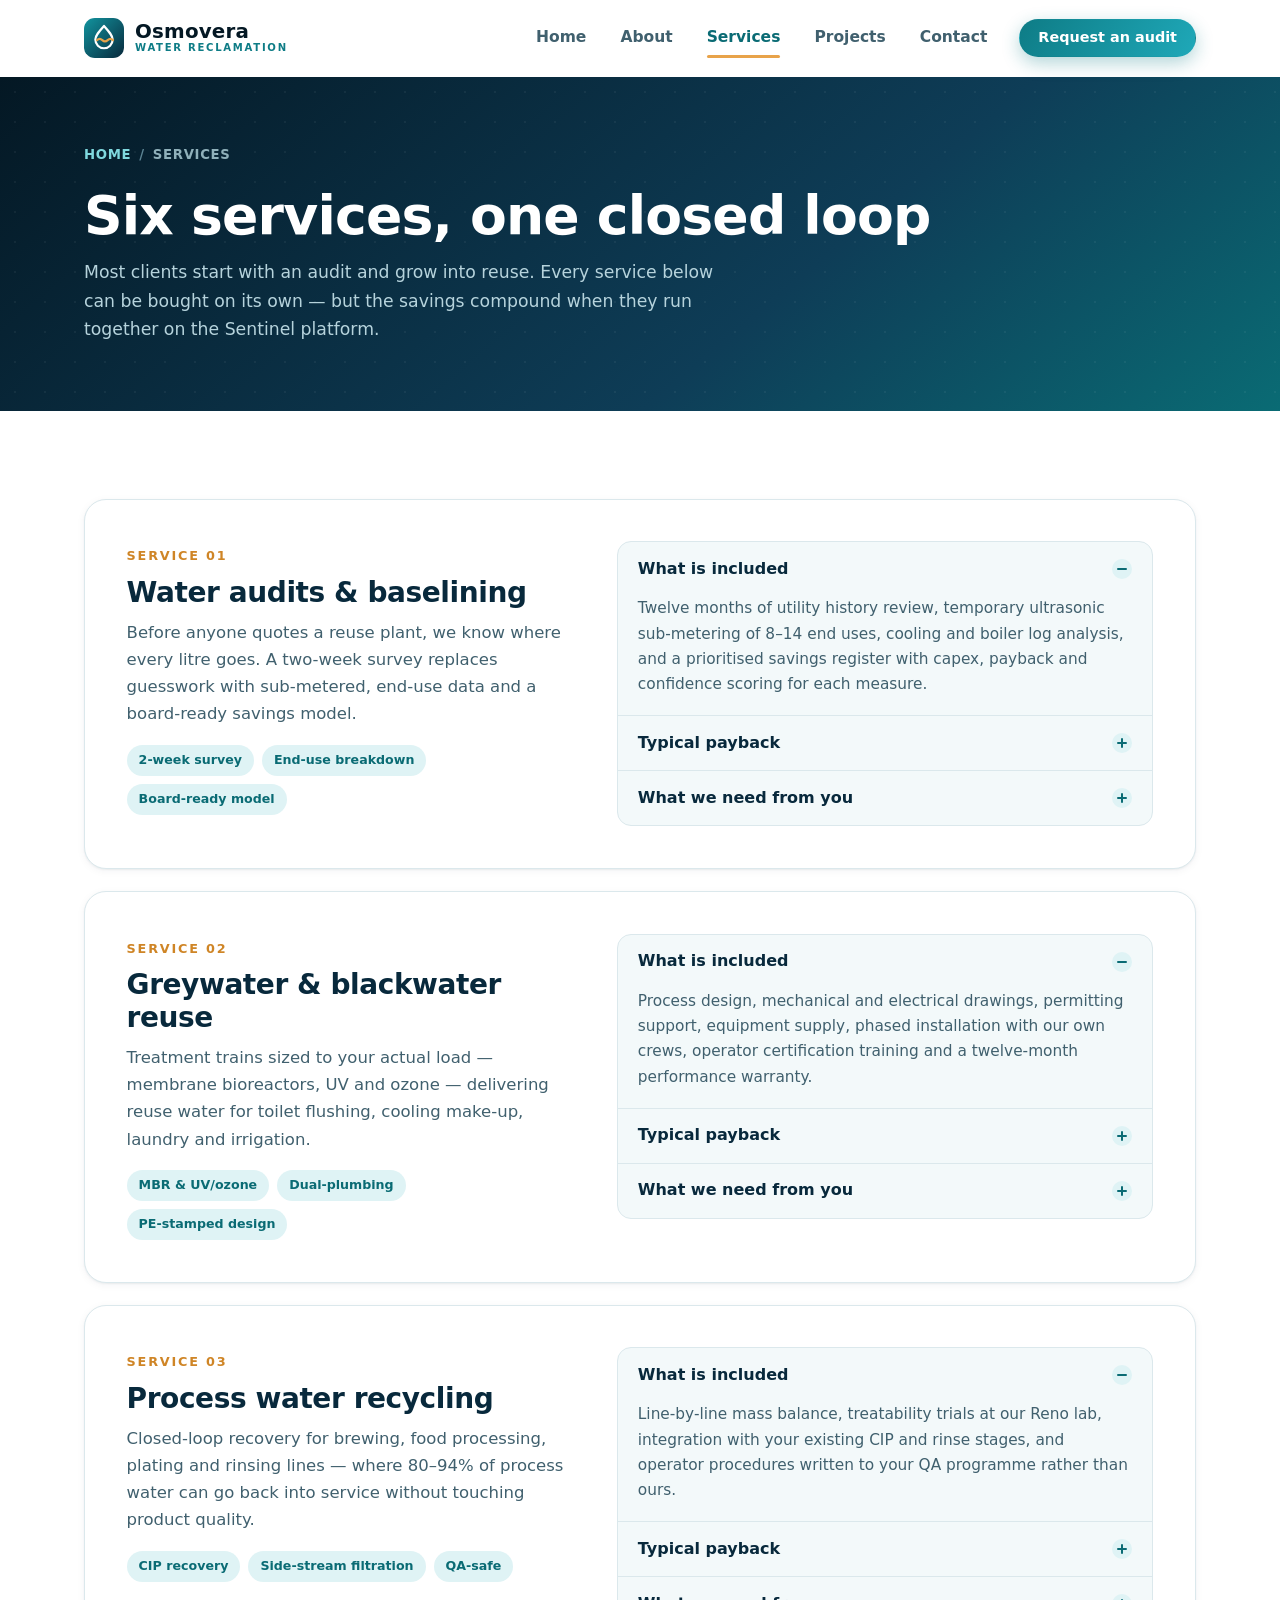
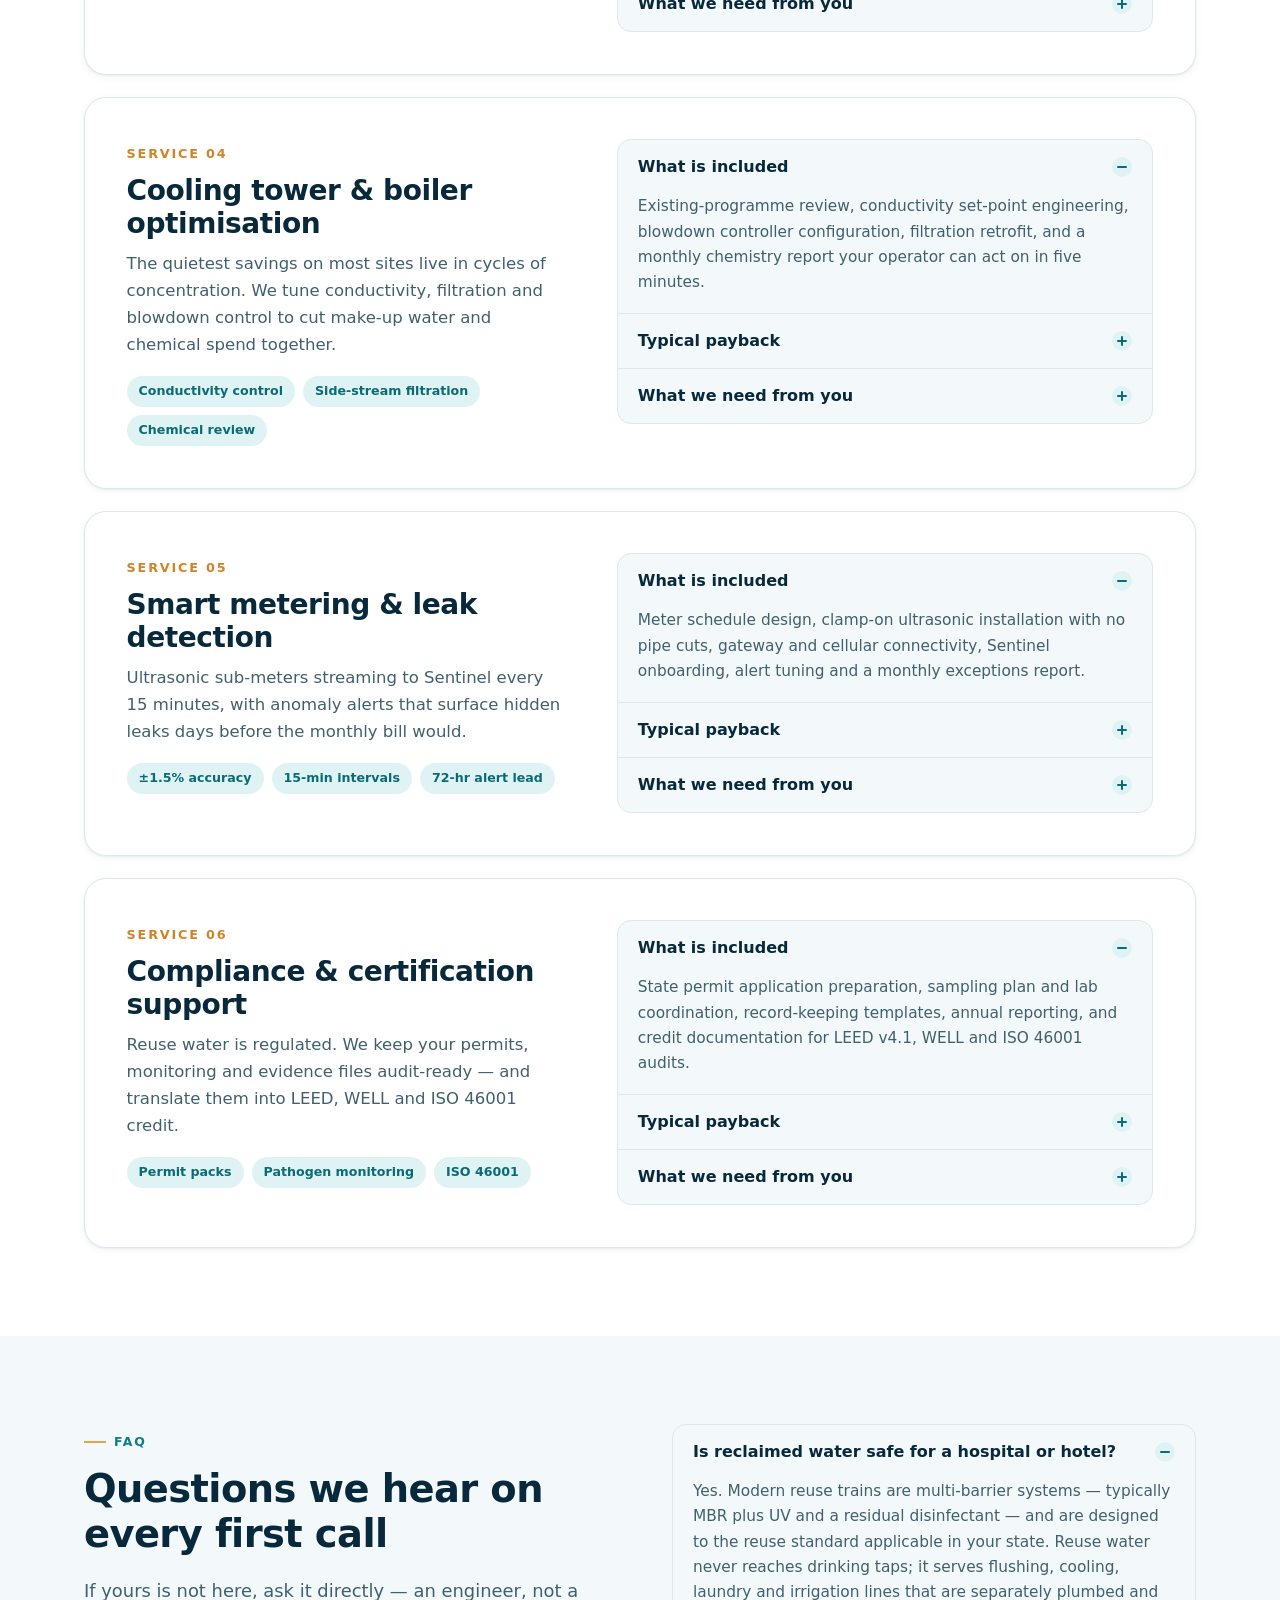
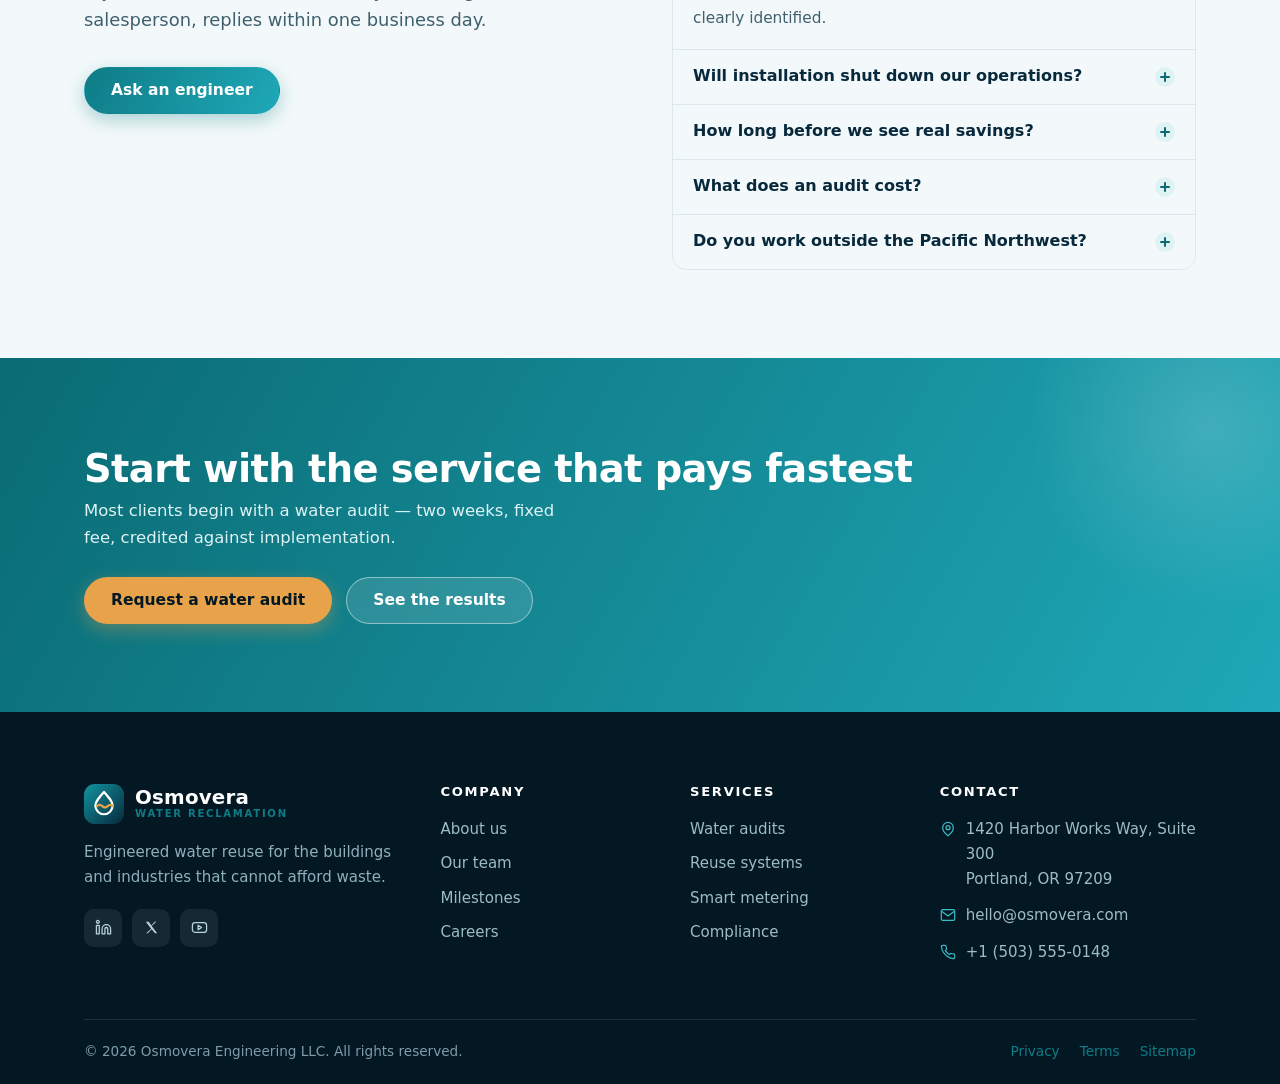
<file: public/services.html>
<!DOCTYPE html>
<html lang="en">
<head>
  <meta charset="UTF-8">
  <meta name="viewport" content="width=device-width, initial-scale=1.0">

  <!-- ===== Primary SEO ===== -->
  <title>Services | Osmovera Water Reclamation &amp; Reuse Engineering</title>
  <meta name="description" content="Water audits, greywater and blackwater reuse, process water recycling, cooling and boiler optimisation, smart metering and compliance support — engineered and monitored by Osmovera.">
  <meta name="author" content="Osmovera">
  <meta name="robots" content="index, follow">
  <link rel="canonical" href="https://www.osmovera.com/services.html">

  <!-- ===== Open Graph / social ===== -->
  <meta property="og:type" content="website">
  <meta property="og:site_name" content="Osmovera">
  <meta property="og:title" content="Services | Osmovera Water Reclamation &amp; Reuse Engineering">
  <meta property="og:description" content="Six engineering services that turn a water cost centre into a measured, closed loop.">
  <meta property="og:url" content="https://www.osmovera.com/services.html">
  <meta name="twitter:card" content="summary">
  <meta name="twitter:title" content="Services | Osmovera Water Reclamation &amp; Reuse Engineering">
  <meta name="twitter:description" content="Six engineering services that turn a water cost centre into a measured, closed loop.">

  <!-- ===== Icons & theme ===== -->
  <link rel="icon" href="assets/favicon.svg" type="image/svg+xml">
  <meta name="theme-color" content="#0e7c86">

  <!-- ===== Stylesheet ===== -->
  <link rel="stylesheet" href="css/styles.css">

  <!-- ===== Structured data ===== -->
  <script type="application/ld+json">
  {
    "@context": "https://schema.org",
    "@type": "ItemList",
    "name": "Osmovera services",
    "itemListElement": [
      { "@type": "ListItem", "position": 1, "item": { "@type": "Service", "name": "Water audits & baselining", "provider": { "@type": "Organization", "name": "Osmovera" } } },
      { "@type": "ListItem", "position": 2, "item": { "@type": "Service", "name": "Greywater & blackwater reuse systems", "provider": { "@type": "Organization", "name": "Osmovera" } } },
      { "@type": "ListItem", "position": 3, "item": { "@type": "Service", "name": "Process water recycling", "provider": { "@type": "Organization", "name": "Osmovera" } } },
      { "@type": "ListItem", "position": 4, "item": { "@type": "Service", "name": "Cooling tower & boiler optimisation", "provider": { "@type": "Organization", "name": "Osmovera" } } },
      { "@type": "ListItem", "position": 5, "item": { "@type": "Service", "name": "Smart metering & leak detection", "provider": { "@type": "Organization", "name": "Osmovera" } } },
      { "@type": "ListItem", "position": 6, "item": { "@type": "Service", "name": "Compliance & certification support", "provider": { "@type": "Organization", "name": "Osmovera" } } }
    ]
  }
  </script>
</head>
<body>
  <a class="skip-link" href="#main">Skip to main content</a>

  <!-- ============================ HEADER ============================ -->
  <header class="site-header">
    <div class="container header-inner">
      <a class="brand" href="index.html" aria-label="Osmovera — home">
        <img class="brand__mark" src="assets/logo.svg" width="40" height="40" alt="" aria-hidden="true">
        <span class="brand__text">
          <span class="brand__name">Osmovera</span>
          <span class="brand__tag">Water Reclamation</span>
        </span>
      </a>

      <button class="nav-toggle" type="button" aria-expanded="false" aria-controls="primary-nav" aria-label="Open main menu">
        <span class="nav-toggle__bars" aria-hidden="true"></span>
      </button>

      <nav class="nav" id="primary-nav" aria-label="Primary navigation">
        <a class="nav__link" href="index.html">Home</a>
        <a class="nav__link" href="about.html">About</a>
        <a class="nav__link" href="services.html" aria-current="page">Services</a>
        <a class="nav__link" href="projects.html">Projects</a>
        <a class="nav__link" href="contact.html">Contact</a>
        <a class="btn btn--primary btn--sm header-cta" href="contact.html">Request an audit</a>
      </nav>
    </div>
  </header>

  <main id="main">

    <!-- ============================ PAGE HERO ============================ -->
    <section class="page-hero">
      <div class="container">
        <nav aria-label="Breadcrumb">
          <ol class="breadcrumb">
            <li><a href="index.html">Home</a></li>
            <li><span aria-current="page">Services</span></li>
          </ol>
        </nav>
        <h1>Six services, one closed loop</h1>
        <p>
          Most clients start with an audit and grow into reuse. Every service below can be
          bought on its own — but the savings compound when they run together on the Sentinel platform.
        </p>
      </div>
    </section>

    <!-- ============================ SERVICE ROWS ============================ -->
    <section class="section" aria-label="Service details">
      <div class="container">

        <!-- 01 Audits -->
        <article class="service-row" id="audits">
          <div class="service-row__meta">
            <span class="service-row__no">SERVICE 01</span>
            <h2>Water audits &amp; baselining</h2>
            <p>
              Before anyone quotes a reuse plant, we know where every litre goes. A two-week
              survey replaces guesswork with sub-metered, end-use data and a board-ready savings model.
            </p>
            <div class="chip-row">
              <span class="chip">2-week survey</span>
              <span class="chip">End-use breakdown</span>
              <span class="chip">Board-ready model</span>
            </div>
          </div>

          <div class="accordion">
            <div class="accordion__item">
              <h3 class="mb-0">
                <button class="accordion__trigger" type="button" aria-expanded="true" aria-controls="audits-1" id="audits-t1">
                  What is included
                  <span class="accordion__icon" aria-hidden="true"></span>
                </button>
              </h3>
              <div class="accordion__panel" id="audits-1" role="region" aria-labelledby="audits-t1">
                <div>
                  <p>Twelve months of utility history review, temporary ultrasonic sub-metering of
                  8–14 end uses, cooling and boiler log analysis, and a prioritised savings register
                  with capex, payback and confidence scoring for each measure.</p>
                </div>
              </div>
            </div>

            <div class="accordion__item">
              <h3 class="mb-0">
                <button class="accordion__trigger" type="button" aria-expanded="false" aria-controls="audits-2" id="audits-t2">
                  Typical payback
                  <span class="accordion__icon" aria-hidden="true"></span>
                </button>
              </h3>
              <div class="accordion__panel" id="audits-2" role="region" aria-labelledby="audits-t2">
                <div>
                  <p>The audit fee itself is recovered in under nine months on average, because
                  60–70% of identified savings are low- or no-capex operational changes such as
                  cycle tuning and leak repair.</p>
                </div>
              </div>
            </div>

            <div class="accordion__item">
              <h3 class="mb-0">
                <button class="accordion__trigger" type="button" aria-expanded="false" aria-controls="audits-3" id="audits-t3">
                  What we need from you
                  <span class="accordion__icon" aria-hidden="true"></span>
                </button>
              </h3>
              <div class="accordion__panel" id="audits-3" role="region" aria-labelledby="audits-t3">
                <div>
                  <p>Twelve months of billing and usage records, roof and riser access during
                  low-occupancy hours, and one facilities contact who knows the mechanical rooms.</p>
                </div>
              </div>
            </div>
          </div>
        </article>

        <!-- 02 Reuse -->
        <article class="service-row" id="reuse">
          <div class="service-row__meta">
            <span class="service-row__no">SERVICE 02</span>
            <h2>Greywater &amp; blackwater reuse</h2>
            <p>
              Treatment trains sized to your actual load — membrane bioreactors, UV and ozone —
              delivering reuse water for toilet flushing, cooling make-up, laundry and irrigation.
            </p>
            <div class="chip-row">
              <span class="chip">MBR &amp; UV/ozone</span>
              <span class="chip">Dual-plumbing</span>
              <span class="chip">PE-stamped design</span>
            </div>
          </div>

          <div class="accordion">
            <div class="accordion__item">
              <h3 class="mb-0">
                <button class="accordion__trigger" type="button" aria-expanded="true" aria-controls="reuse-1" id="reuse-t1">
                  What is included
                  <span class="accordion__icon" aria-hidden="true"></span>
                </button>
              </h3>
              <div class="accordion__panel" id="reuse-1" role="region" aria-labelledby="reuse-t1">
                <div>
                  <p>Process design, mechanical and electrical drawings, permitting support,
                  equipment supply, phased installation with our own crews, operator certification
                  training and a twelve-month performance warranty.</p>
                </div>
              </div>
            </div>

            <div class="accordion__item">
              <h3 class="mb-0">
                <button class="accordion__trigger" type="button" aria-expanded="false" aria-controls="reuse-2" id="reuse-t2">
                  Typical payback
                  <span class="accordion__icon" aria-hidden="true"></span>
                </button>
              </h3>
              <div class="accordion__panel" id="reuse-2" role="region" aria-labelledby="reuse-t2">
                <div>
                  <p>2.5–4.5 years depending on local tariff, sewer structure and irrigation
                  demand. Hospitals and hotels with 24-hour hot-water loads sit at the fast end.</p>
                </div>
              </div>
            </div>

            <div class="accordion__item">
              <h3 class="mb-0">
                <button class="accordion__trigger" type="button" aria-expanded="false" aria-controls="reuse-3" id="reuse-t3">
                  What we need from you
                  <span class="accordion__icon" aria-hidden="true"></span>
                </button>
              </h3>
              <div class="accordion__panel" id="reuse-3" role="region" aria-labelledby="reuse-t3">
                <div>
                  <p>Plant-room or yard footprint (typically 400–900 sq ft), a electrical service
                  spare capacity, and a window for phased work — most installs run across weekends.</p>
                </div>
              </div>
            </div>
          </div>
        </article>

        <!-- 03 Process -->
        <article class="service-row" id="process">
          <div class="service-row__meta">
            <span class="service-row__no">SERVICE 03</span>
            <h2>Process water recycling</h2>
            <p>
              Closed-loop recovery for brewing, food processing, plating and rinsing lines —
              where 80–94% of process water can go back into service without touching product quality.
            </p>
            <div class="chip-row">
              <span class="chip">CIP recovery</span>
              <span class="chip">Side-stream filtration</span>
              <span class="chip">QA-safe</span>
            </div>
          </div>

          <div class="accordion">
            <div class="accordion__item">
              <h3 class="mb-0">
                <button class="accordion__trigger" type="button" aria-expanded="true" aria-controls="process-1" id="process-t1">
                  What is included
                  <span class="accordion__icon" aria-hidden="true"></span>
                </button>
              </h3>
              <div class="accordion__panel" id="process-1" role="region" aria-labelledby="process-t1">
                <div>
                  <p>Line-by-line mass balance, treatability trials at our Reno lab, integration
                  with your existing CIP and rinse stages, and operator procedures written to your
                  QA programme rather than ours.</p>
                </div>
              </div>
            </div>

            <div class="accordion__item">
              <h3 class="mb-0">
                <button class="accordion__trigger" type="button" aria-expanded="false" aria-controls="process-2" id="process-t2">
                  Typical payback
                  <span class="accordion__icon" aria-hidden="true"></span>
                </button>
              </h3>
              <div class="accordion__panel" id="process-2" role="region" aria-labelledby="process-t2">
                <div>
                  <p>1.8–3 years. In high-tariff regions with sewer surcharges, we have recorded
                  paybacks inside 14 months (Ferrofield Brewing: 14 months, $418k annual saving).</p>
                </div>
              </div>
            </div>

            <div class="accordion__item">
              <h3 class="mb-0">
                <button class="accordion__trigger" type="button" aria-expanded="false" aria-controls="process-3" id="process-t3">
                  What we need from you
                  <span class="accordion__icon" aria-hidden="true"></span>
                </button>
              </h3>
              <div class="accordion__panel" id="process-3" role="region" aria-labelledby="process-t3">
                <div>
                  <p>Batch schedules, water-quality specifications per stage, QA sign-off contact,
                  and 20 litres of representative process water for lab trials.</p>
                </div>
              </div>
            </div>
          </div>
        </article>

        <!-- 04 Cooling -->
        <article class="service-row" id="cooling">
          <div class="service-row__meta">
            <span class="service-row__no">SERVICE 04</span>
            <h2>Cooling tower &amp; boiler optimisation</h2>
            <p>
              The quietest savings on most sites live in cycles of concentration. We tune
              conductivity, filtration and blowdown control to cut make-up water and chemical spend together.
            </p>
            <div class="chip-row">
              <span class="chip">Conductivity control</span>
              <span class="chip">Side-stream filtration</span>
              <span class="chip">Chemical review</span>
            </div>
          </div>

          <div class="accordion">
            <div class="accordion__item">
              <h3 class="mb-0">
                <button class="accordion__trigger" type="button" aria-expanded="true" aria-controls="cooling-1" id="cooling-t1">
                  What is included
                  <span class="accordion__icon" aria-hidden="true"></span>
                </button>
              </h3>
              <div class="accordion__panel" id="cooling-1" role="region" aria-labelledby="cooling-t1">
                <div>
                  <p>Existing-programme review, conductivity set-point engineering, blowdown
                  controller configuration, filtration retrofit, and a monthly chemistry report
                  your operator can act on in five minutes.</p>
                </div>
              </div>
            </div>

            <div class="accordion__item">
              <h3 class="mb-0">
                <button class="accordion__trigger" type="button" aria-expanded="false" aria-controls="cooling-2" id="cooling-t2">
                  Typical payback
                  <span class="accordion__icon" aria-hidden="true"></span>
                </button>
              </h3>
              <div class="accordion__panel" id="cooling-2" role="region" aria-labelledby="cooling-t2">
                <div>
                  <p>6–18 months. Multi-tower campuses with old conductivity controllers recover
                  fastest — make-up reductions of 18–35% are typical in the first quarter.</p>
                </div>
              </div>
            </div>

            <div class="accordion__item">
              <h3 class="mb-0">
                <button class="accordion__trigger" type="button" aria-expanded="false" aria-controls="cooling-3" id="cooling-t3">
                  What we need from you
                  <span class="accordion__icon" aria-hidden="true"></span>
                </button>
              </h3>
              <div class="accordion__panel" id="cooling-3" role="region" aria-labelledby="cooling-t3">
                <div>
                  <p>Twelve months of chemistry logs, controller access, chemical vendor
                  contracts, and a facilities escort for the tower inspection.</p>
                </div>
              </div>
            </div>
          </div>
        </article>

        <!-- 05 Metering -->
        <article class="service-row" id="metering">
          <div class="service-row__meta">
            <span class="service-row__no">SERVICE 05</span>
            <h2>Smart metering &amp; leak detection</h2>
            <p>
              Ultrasonic sub-meters streaming to Sentinel every 15 minutes, with anomaly alerts
              that surface hidden leaks days before the monthly bill would.
            </p>
            <div class="chip-row">
              <span class="chip">±1.5% accuracy</span>
              <span class="chip">15-min intervals</span>
              <span class="chip">72-hr alert lead</span>
            </div>
          </div>

          <div class="accordion">
            <div class="accordion__item">
              <h3 class="mb-0">
                <button class="accordion__trigger" type="button" aria-expanded="true" aria-controls="metering-1" id="metering-t1">
                  What is included
                  <span class="accordion__icon" aria-hidden="true"></span>
                </button>
              </h3>
              <div class="accordion__panel" id="metering-1" role="region" aria-labelledby="metering-t1">
                <div>
                  <p>Meter schedule design, clamp-on ultrasonic installation with no pipe cuts,
                  gateway and cellular connectivity, Sentinel onboarding, alert tuning and a
                  monthly exceptions report.</p>
                </div>
              </div>
            </div>

            <div class="accordion__item">
              <h3 class="mb-0">
                <button class="accordion__trigger" type="button" aria-expanded="false" aria-controls="metering-2" id="metering-t2">
                  Typical payback
                  <span class="accordion__icon" aria-hidden="true"></span>
                </button>
              </h3>
              <div class="accordion__panel" id="metering-2" role="region" aria-labelledby="metering-t2">
                <div>
                  <p>9–20 months. The first leak a client catches inside the first quarter
                  usually covers the whole metering programme for that year.</p>
                </div>
              </div>
            </div>

            <div class="accordion__item">
              <h3 class="mb-0">
                <button class="accordion__trigger" type="button" aria-expanded="false" aria-controls="metering-3" id="metering-t3">
                  What we need from you
                  <span class="accordion__icon" aria-hidden="true"></span>
                </button>
              </h3>
              <div class="accordion__panel" id="metering-3" role="region" aria-labelledby="metering-t3">
                <div>
                  <p>Riser and plant-room access, cellular signal check at gateway locations,
                  and an email distribution list for alert recipients.</p>
                </div>
              </div>
            </div>
          </div>
        </article>

        <!-- 06 Compliance -->
        <article class="service-row" id="compliance">
          <div class="service-row__meta">
            <span class="service-row__no">SERVICE 06</span>
            <h2>Compliance &amp; certification support</h2>
            <p>
              Reuse water is regulated. We keep your permits, monitoring and evidence files
              audit-ready — and translate them into LEED, WELL and ISO 46001 credit.
            </p>
            <div class="chip-row">
              <span class="chip">Permit packs</span>
              <span class="chip">Pathogen monitoring</span>
              <span class="chip">ISO 46001</span>
            </div>
          </div>

          <div class="accordion">
            <div class="accordion__item">
              <h3 class="mb-0">
                <button class="accordion__trigger" type="button" aria-expanded="true" aria-controls="compliance-1" id="compliance-t1">
                  What is included
                  <span class="accordion__icon" aria-hidden="true"></span>
                </button>
              </h3>
              <div class="accordion__panel" id="compliance-1" role="region" aria-labelledby="compliance-t1">
                <div>
                  <p>State permit application preparation, sampling plan and lab coordination,
                  record-keeping templates, annual reporting, and credit documentation for
                  LEED v4.1, WELL and ISO 46001 audits.</p>
                </div>
              </div>
            </div>

            <div class="accordion__item">
              <h3 class="mb-0">
                <button class="accordion__trigger" type="button" aria-expanded="false" aria-controls="compliance-2" id="compliance-t2">
                  Typical payback
                  <span class="accordion__icon" aria-hidden="true"></span>
                </button>
              </h3>
              <div class="accordion__panel" id="compliance-2" role="region" aria-labelledby="compliance-t2">
                <div>
                  <p>Not sold as a saving — it protects the saving. Clients typically recover
                  10–20 staff hours per month once Sentinel automates the evidence file.</p>
                </div>
              </div>
            </div>

            <div class="accordion__item">
              <h3 class="mb-0">
                <button class="accordion__trigger" type="button" aria-expanded="false" aria-controls="compliance-3" id="compliance-t3">
                  What we need from you
                  <span class="accordion__icon" aria-hidden="true"></span>
                </button>
              </h3>
              <div class="accordion__panel" id="compliance-3" role="region" aria-labelledby="compliance-t3">
                <div>
                  <p>Existing permits and monitoring records, your safety officer's contact
                  details, and access to the building's water quality log book.</p>
                </div>
              </div>
            </div>
          </div>
        </article>

      </div>
    </section>

    <!-- ============================ FAQ ============================ -->
    <section class="section section--paper" aria-labelledby="faq-title">
      <div class="container split" style="align-items:start;">
        <div>
          <p class="eyebrow">FAQ</p>
          <h2 id="faq-title">Questions we hear on every first call</h2>
          <p class="lead">
            If yours is not here, ask it directly — an engineer, not a salesperson, replies
            within one business day.
          </p>
          <a class="btn btn--primary" href="contact.html" style="margin-top:0.8rem;">Ask an engineer</a>
        </div>

        <div class="accordion">
          <div class="accordion__item">
            <h3 class="mb-0">
              <button class="accordion__trigger" type="button" aria-expanded="true" aria-controls="faq-1" id="faq-t1">
                Is reclaimed water safe for a hospital or hotel?
                <span class="accordion__icon" aria-hidden="true"></span>
              </button>
            </h3>
            <div class="accordion__panel" id="faq-1" role="region" aria-labelledby="faq-t1">
              <div>
                <p>Yes. Modern reuse trains are multi-barrier systems — typically MBR plus UV and
                a residual disinfectant — and are designed to the reuse standard applicable in your
                state. Reuse water never reaches drinking taps; it serves flushing, cooling,
                laundry and irrigation lines that are separately plumbed and clearly identified.</p>
              </div>
            </div>
          </div>

          <div class="accordion__item">
            <h3 class="mb-0">
              <button class="accordion__trigger" type="button" aria-expanded="false" aria-controls="faq-2" id="faq-t2">
                Will installation shut down our operations?
                <span class="accordion__icon" aria-hidden="true"></span>
              </button>
            </h3>
            <div class="accordion__panel" id="faq-2" role="region" aria-labelledby="faq-t2">
              <div>
                <p>No. Across 640 commissionings we have never required a client to suspend
                operations. Work is phased around your load profile — most hospital and hotel
                retrofits run across consecutive weekends with temporary bypass skids.</p>
              </div>
            </div>
          </div>

          <div class="accordion__item">
            <h3 class="mb-0">
              <button class="accordion__trigger" type="button" aria-expanded="false" aria-controls="faq-3" id="faq-t3">
                How long before we see real savings?
                <span class="accordion__icon" aria-hidden="true"></span>
              </button>
            </h3>
            <div class="accordion__panel" id="faq-3" role="region" aria-labelledby="faq-t3">
              <div>
                <p>Operational measures from an audit show up in the first billing cycle. Metering
                and cooling optimisation typically show within 60–90 days. Full reuse systems start
                delivering from commissioning week, with savings verified over the following twelve months.</p>
              </div>
            </div>
          </div>

          <div class="accordion__item">
            <h3 class="mb-0">
              <button class="accordion__trigger" type="button" aria-expanded="false" aria-controls="faq-4" id="faq-t4">
                What does an audit cost?
                <span class="accordion__icon" aria-hidden="true"></span>
              </button>
            </h3>
            <div class="accordion__panel" id="faq-4" role="region" aria-labelledby="faq-t4">
              <div>
                <p>Standard commercial audits run $9,500–$24,000 depending on site count and metering
                points. Multi-site portfolios are quoted per survey with a portfolio rate. The fee is
                credited in full against any implementation project booked within twelve months.</p>
              </div>
            </div>
          </div>

          <div class="accordion__item">
            <h3 class="mb-0">
              <button class="accordion__trigger" type="button" aria-expanded="false" aria-controls="faq-5" id="faq-t5">
                Do you work outside the Pacific Northwest?
                <span class="accordion__icon" aria-hidden="true"></span>
              </button>
            </h3>
            <div class="accordion__panel" id="faq-5" role="region" aria-labelledby="faq-t5">
              <div>
                <p>We are licensed in 11 states across the West, Southwest and Mountain regions,
                with field crews based in Portland, Reno and Austin. Projects elsewhere are taken
                case by case through licensed partner firms we manage directly.</p>
              </div>
            </div>
          </div>
        </div>
      </div>
    </section>

    <!-- ============================ CTA BAND ============================ -->
    <section class="section cta-band" aria-labelledby="cta-title">
      <div class="container cta-band__inner">
        <div>
          <h2 id="cta-title">Start with the service that pays fastest</h2>
          <p>Most clients begin with a water audit — two weeks, fixed fee, credited against implementation.</p>
        </div>
        <div class="btn-row">
          <a class="btn btn--sand" href="contact.html">Request a water audit</a>
          <a class="btn btn--light" href="projects.html">See the results</a>
        </div>
      </div>
    </section>

  </main>

  <!-- ============================ FOOTER ============================ -->
  <footer class="site-footer">
    <div class="container">
      <div class="footer-grid">
        <div>
          <a class="brand" href="index.html">
            <img class="brand__mark" src="assets/logo.svg" width="40" height="40" alt="" aria-hidden="true">
            <span class="brand__text">
              <span class="brand__name">Osmovera</span>
              <span class="brand__tag">Water Reclamation</span>
            </span>
          </a>
          <p class="footer-blurb">Engineered water reuse for the buildings and industries that cannot afford waste.</p>
          <div class="footer-social">
            <a href="https://www.linkedin.com/company/osmovera" aria-label="Osmovera on LinkedIn" rel="noopener">
              <svg viewBox="0 0 24 24" fill="none" stroke="currentColor" stroke-width="1.8" stroke-linecap="round" stroke-linejoin="round" aria-hidden="true"><path d="M16 8a6 6 0 0 1 6 6v7h-4v-7a2 2 0 0 0-4 0v7h-4v-7a6 6 0 0 1 6-6Z"/><rect x="2" y="9" width="4" height="12"/><circle cx="4" cy="4" r="2"/></svg>
            </a>
            <a href="https://x.com/osmovera" aria-label="Osmovera on X" rel="noopener">
              <svg viewBox="0 0 24 24" fill="currentColor" aria-hidden="true"><path d="M4 4l7.5 9.6L4.6 20h2.2l5.4-5.7L16.9 20H20l-7.8-10L18.8 4h-2.2l-4.9 5.2L8.1 4H4Z"/></svg>
            </a>
            <a href="https://www.youtube.com/@osmovera" aria-label="Osmovera on YouTube" rel="noopener">
              <svg viewBox="0 0 24 24" fill="none" stroke="currentColor" stroke-width="1.8" stroke-linecap="round" stroke-linejoin="round" aria-hidden="true"><rect x="2" y="5" width="20" height="14" rx="4"/><path d="m10 9 5 3-5 3Z"/></svg>
            </a>
          </div>
        </div>

        <nav aria-label="Footer — company">
          <h4>Company</h4>
          <ul class="footer-links">
            <li><a href="about.html">About us</a></li>
            <li><a href="about.html#team">Our team</a></li>
            <li><a href="about.html#milestones">Milestones</a></li>
            <li><a href="contact.html#careers">Careers</a></li>
          </ul>
        </nav>

        <nav aria-label="Footer — services">
          <h4>Services</h4>
          <ul class="footer-links">
            <li><a href="services.html#audits">Water audits</a></li>
            <li><a href="services.html#reuse">Reuse systems</a></li>
            <li><a href="services.html#metering">Smart metering</a></li>
            <li><a href="services.html#compliance">Compliance</a></li>
          </ul>
        </nav>

        <div>
          <h4>Contact</h4>
          <ul class="footer-links footer-contact">
            <li>
              <svg viewBox="0 0 24 24" fill="none" stroke="currentColor" stroke-width="1.8" stroke-linecap="round" stroke-linejoin="round" aria-hidden="true"><path d="M20 10c0 6-8 12-8 12s-8-6-8-12a8 8 0 0 1 16 0Z"/><circle cx="12" cy="10" r="3"/></svg>
              <span>1420 Harbor Works Way, Suite 300<br>Portland, OR 97209</span>
            </li>
            <li>
              <svg viewBox="0 0 24 24" fill="none" stroke="currentColor" stroke-width="1.8" stroke-linecap="round" stroke-linejoin="round" aria-hidden="true"><rect x="2" y="4" width="20" height="16" rx="2"/><path d="m2.5 6.5 9.5 7 9.5-7"/></svg>
              <a href="mailto:hello@osmovera.com">hello@osmovera.com</a>
            </li>
            <li>
              <svg viewBox="0 0 24 24" fill="none" stroke="currentColor" stroke-width="1.8" stroke-linecap="round" stroke-linejoin="round" aria-hidden="true"><path d="M22 16.9v3a2 2 0 0 1-2.2 2 19.8 19.8 0 0 1-8.6-3.1 19.5 19.5 0 0 1-6-6A19.8 19.8 0 0 1 2.1 4.2 2 2 0 0 1 4.1 2h3a2 2 0 0 1 2 1.7c.1 1 .4 1.9.7 2.8a2 2 0 0 1-.5 2.1L8.1 9.9a16 16 0 0 0 6 6l1.3-1.3a2 2 0 0 1 2.1-.4c.9.3 1.8.5 2.8.6a2 2 0 0 1 1.7 2Z"/></svg>
              <a href="tel:+15035550148">+1 (503) 555-0148</a>
            </li>
          </ul>
        </div>
      </div>

      <div class="footer-bottom">
        <p>&copy; <span data-year>2026</span> Osmovera Engineering LLC. All rights reserved.</p>
        <ul>
          <li><a href="contact.html">Privacy</a></li>
          <li><a href="contact.html">Terms</a></li>
          <li><a href="sitemap.xml">Sitemap</a></li>
        </ul>
      </div>
    </div>
  </footer>

  <script src="js/main.js" defer></script>
</body>
</html>
</file>
<file: public/css/styles.css>
/* ==========================================================================
   OSMOVERA — Water Reclamation & Reuse Engineering
   Main stylesheet: design tokens, base, layout, components, responsive
   File: css/styles.css
   ========================================================================== */

/* --------------------------------------------------------------------------
   1. DESIGN TOKENS
   -------------------------------------------------------------------------- */
:root {
  /* Brand palette */
  --ink-900: #041824;
  --ink-800: #08293c;
  --ink-700: #0e3d57;
  --ink-600: #17556f;

  --teal-700: #0a6b74;
  --teal-600: #0e7c86;
  --teal-500: #12949f;

  --aqua-500: #1fa8b8;
  --aqua-400: #38bdc7;
  --aqua-300: #7fd8de;
  --aqua-100: #dff3f5;

  --sand-600: #cf8526;
  --sand-500: #e8a34a;
  --sand-400: #f2b96b;
  --sand-200: #f9e2bd;

  --paper: #f3f9fa;
  --white: #ffffff;
  --line: #dbe8ec;
  --line-strong: #c3d8de;

  --text: #10313f;
  --text-soft: #40606e;
  --text-mute: #6b8894;

  /* Effects */
  --radius-sm: 8px;
  --radius: 14px;
  --radius-lg: 22px;
  --shadow-sm: 0 1px 2px rgba(8, 41, 60, 0.06), 0 2px 8px rgba(8, 41, 60, 0.05);
  --shadow: 0 4px 14px rgba(8, 41, 60, 0.08), 0 12px 32px rgba(8, 41, 60, 0.07);
  --shadow-lg: 0 18px 50px rgba(4, 24, 36, 0.18);

  /* Type */
  --font-sans: "Segoe UI", system-ui, -apple-system, "Helvetica Neue", Arial,
    "Noto Sans", sans-serif;

  /* Layout */
  --container: 1160px;
  --gutter: 24px;
  --header-h: 76px;
}

/* --------------------------------------------------------------------------
   2. RESET & BASE
   -------------------------------------------------------------------------- */
*,
*::before,
*::after {
  box-sizing: border-box;
}

html {
  scroll-behavior: smooth;
  -webkit-text-size-adjust: 100%;
}

body {
  margin: 0;
  font-family: var(--font-sans);
  font-size: 16.5px;
  line-height: 1.65;
  color: var(--text);
  background: var(--white);
  -webkit-font-smoothing: antialiased;
  text-rendering: optimizeLegibility;
}

img,
svg {
  max-width: 100%;
  height: auto;
  display: block;
}

a {
  color: var(--teal-600);
  text-decoration: none;
  transition: color 0.18s ease;
}

a:hover {
  color: var(--teal-700);
}

h1,
h2,
h3,
h4 {
  margin: 0 0 0.5em;
  line-height: 1.18;
  font-weight: 700;
  letter-spacing: -0.015em;
  color: var(--ink-800);
}

h1 {
  font-size: clamp(2.15rem, 4.6vw, 3.35rem);
}

h2 {
  font-size: clamp(1.7rem, 3.2vw, 2.4rem);
}

h3 {
  font-size: clamp(1.15rem, 1.8vw, 1.32rem);
}

h4 {
  font-size: 1rem;
}

p {
  margin: 0 0 1.1em;
}

ul,
ol {
  margin: 0 0 1.1em;
  padding-left: 1.25em;
}

strong {
  color: var(--ink-800);
}

hr {
  border: 0;
  border-top: 1px solid var(--line);
  margin: 2.5rem 0;
}

::selection {
  background: var(--aqua-300);
  color: var(--ink-900);
}

:focus-visible {
  outline: 3px solid var(--sand-500);
  outline-offset: 2px;
  border-radius: 4px;
}

/* Skip link (accessibility) */
.skip-link {
  position: absolute;
  left: -9999px;
  top: 0;
  z-index: 200;
  padding: 12px 20px;
  background: var(--ink-800);
  color: var(--white);
  border-radius: 0 0 var(--radius-sm) 0;
  font-weight: 600;
}

.skip-link:focus {
  left: 0;
  color: var(--white);
}

/* --------------------------------------------------------------------------
   3. LAYOUT HELPERS
   -------------------------------------------------------------------------- */
.container {
  width: 100%;
  max-width: var(--container);
  margin-inline: auto;
  padding-inline: var(--gutter);
}

.section {
  padding: clamp(3.5rem, 7vw, 5.5rem) 0;
}

.section--paper {
  background: var(--paper);
}

.section--ink {
  background: linear-gradient(140deg, var(--ink-900) 0%, var(--ink-700) 100%);
  color: #dcecf1;
}

.section--ink h2,
.section--ink h3 {
  color: var(--white);
}

.section-head {
  max-width: 660px;
  margin-bottom: 2.75rem;
}

.section-head--center {
  margin-inline: auto;
  text-align: center;
}

.section-head p {
  color: var(--text-soft);
  font-size: 1.05rem;
  margin-bottom: 0;
}

.section--ink .section-head p {
  color: #b6d3dc;
}

.eyebrow {
  display: inline-flex;
  align-items: center;
  gap: 8px;
  margin: 0 0 0.85rem;
  font-size: 0.78rem;
  font-weight: 700;
  letter-spacing: 0.14em;
  text-transform: uppercase;
  color: var(--teal-600);
}

.eyebrow::before {
  content: "";
  width: 22px;
  height: 2px;
  background: var(--sand-500);
}

.section-head--center .eyebrow::before {
  display: none;
}

.lead {
  font-size: 1.12rem;
  color: var(--text-soft);
}

.text-center {
  text-align: center;
}

.grid {
  display: grid;
  gap: 24px;
}

.grid-2 {
  grid-template-columns: repeat(2, minmax(0, 1fr));
}

.grid-3 {
  grid-template-columns: repeat(3, minmax(0, 1fr));
}

.grid-4 {
  grid-template-columns: repeat(4, minmax(0, 1fr));
}

/* --------------------------------------------------------------------------
   4. BUTTONS
   -------------------------------------------------------------------------- */
.btn {
  display: inline-flex;
  align-items: center;
  justify-content: center;
  gap: 9px;
  padding: 13px 26px;
  border: 1.5px solid transparent;
  border-radius: 999px;
  font: inherit;
  font-size: 0.97rem;
  font-weight: 650;
  line-height: 1.2;
  cursor: pointer;
  text-align: center;
  transition: transform 0.16s ease, box-shadow 0.16s ease, background 0.16s ease,
    color 0.16s ease, border-color 0.16s ease;
}

.btn:hover {
  transform: translateY(-2px);
}

.btn:active {
  transform: translateY(0);
}

.btn svg {
  width: 17px;
  height: 17px;
  flex: none;
}

.btn--primary {
  background: linear-gradient(120deg, var(--teal-600), var(--aqua-500));
  color: var(--white);
  box-shadow: 0 6px 18px rgba(14, 124, 134, 0.32);
}

.btn--primary:hover {
  color: var(--white);
  box-shadow: 0 10px 26px rgba(14, 124, 134, 0.4);
}

.btn--ghost {
  background: transparent;
  border-color: var(--line-strong);
  color: var(--ink-800);
}

.btn--ghost:hover {
  border-color: var(--teal-600);
  color: var(--teal-700);
  background: rgba(18, 148, 159, 0.06);
}

.btn--sand {
  background: var(--sand-500);
  color: var(--ink-900);
  box-shadow: 0 6px 18px rgba(232, 163, 74, 0.35);
}

.btn--sand:hover {
  color: var(--ink-900);
  background: var(--sand-400);
}

.btn--light {
  background: rgba(255, 255, 255, 0.12);
  border-color: rgba(255, 255, 255, 0.45);
  color: var(--white);
}

.btn--light:hover {
  background: rgba(255, 255, 255, 0.22);
  color: var(--white);
}

.btn--sm {
  padding: 9px 18px;
  font-size: 0.9rem;
}

.btn-row {
  display: flex;
  flex-wrap: wrap;
  gap: 14px;
  align-items: center;
}

/* --------------------------------------------------------------------------
   5. HEADER & NAVIGATION
   -------------------------------------------------------------------------- */
.site-header {
  position: sticky;
  top: 0;
  z-index: 100;
  background: rgba(255, 255, 255, 0.92);
  backdrop-filter: blur(10px);
  border-bottom: 1px solid transparent;
  transition: box-shadow 0.2s ease, border-color 0.2s ease;
}

.site-header.is-scrolled {
  border-bottom-color: var(--line);
  box-shadow: 0 4px 18px rgba(8, 41, 60, 0.07);
}

.header-inner {
  display: flex;
  align-items: center;
  justify-content: space-between;
  gap: 20px;
  min-height: var(--header-h);
}

.brand {
  display: inline-flex;
  align-items: center;
  gap: 11px;
  color: var(--ink-900);
}

.brand:hover {
  color: var(--ink-900);
}

.brand__mark {
  width: 40px;
  height: 40px;
  flex: none;
}

.brand__text {
  display: flex;
  flex-direction: column;
  line-height: 1.05;
}

.brand__name {
  font-size: 1.24rem;
  font-weight: 800;
  letter-spacing: 0.01em;
}

.brand__tag {
  font-size: 0.63rem;
  font-weight: 600;
  letter-spacing: 0.17em;
  text-transform: uppercase;
  color: var(--teal-600);
}

.nav {
  display: flex;
  align-items: center;
  gap: 6px;
}

.nav__link {
  position: relative;
  padding: 9px 14px;
  border-radius: var(--radius-sm);
  font-size: 0.97rem;
  font-weight: 550;
  color: var(--text-soft);
}

.nav__link:hover {
  color: var(--ink-800);
  background: rgba(18, 148, 159, 0.07);
}

.nav__link[aria-current="page"] {
  color: var(--teal-700);
  font-weight: 700;
}

.nav__link[aria-current="page"]::after {
  content: "";
  position: absolute;
  left: 14px;
  right: 14px;
  bottom: 2px;
  height: 2.5px;
  border-radius: 2px;
  background: var(--sand-500);
}

.header-cta {
  margin-left: 12px;
}

.nav-toggle {
  display: none;
  align-items: center;
  justify-content: center;
  width: 44px;
  height: 44px;
  padding: 0;
  background: var(--paper);
  border: 1px solid var(--line);
  border-radius: var(--radius-sm);
  cursor: pointer;
}

.nav-toggle__bars,
.nav-toggle__bars::before,
.nav-toggle__bars::after {
  display: block;
  width: 20px;
  height: 2px;
  background: var(--ink-800);
  border-radius: 2px;
  transition: transform 0.2s ease, opacity 0.2s ease;
}

.nav-toggle__bars {
  position: relative;
}

.nav-toggle__bars::before,
.nav-toggle__bars::after {
  content: "";
  position: absolute;
  left: 0;
}

.nav-toggle__bars::before {
  top: -6px;
}

.nav-toggle__bars::after {
  top: 6px;
}

.nav-toggle[aria-expanded="true"] .nav-toggle__bars {
  background: transparent;
}

.nav-toggle[aria-expanded="true"] .nav-toggle__bars::before {
  transform: translateY(6px) rotate(45deg);
}

.nav-toggle[aria-expanded="true"] .nav-toggle__bars::after {
  transform: translateY(-6px) rotate(-45deg);
}

/* --------------------------------------------------------------------------
   6. HERO (home)
   -------------------------------------------------------------------------- */
.hero {
  position: relative;
  overflow: hidden;
  background: linear-gradient(155deg, #eaf6f8 0%, #f7fbfc 45%, #ffffff 100%);
  padding: clamp(3rem, 6vw, 5rem) 0 clamp(3.5rem, 7vw, 5.5rem);
}

.hero::before {
  content: "";
  position: absolute;
  inset: 0;
  background-image: radial-gradient(rgba(14, 124, 134, 0.11) 1px, transparent 1px);
  background-size: 26px 26px;
  mask-image: linear-gradient(to bottom, rgba(0, 0, 0, 0.55), transparent 78%);
  -webkit-mask-image: linear-gradient(to bottom, rgba(0, 0, 0, 0.55), transparent 78%);
  pointer-events: none;
}

.hero__inner {
  position: relative;
  display: grid;
  grid-template-columns: 1.05fr 0.95fr;
  align-items: center;
  gap: clamp(2rem, 5vw, 4rem);
}

.hero__badge {
  display: inline-flex;
  align-items: center;
  gap: 9px;
  padding: 7px 15px 7px 9px;
  margin-bottom: 1.4rem;
  background: var(--white);
  border: 1px solid var(--line);
  border-radius: 999px;
  font-size: 0.83rem;
  font-weight: 600;
  color: var(--text-soft);
  box-shadow: var(--shadow-sm);
}

.hero__badge b {
  padding: 3px 9px;
  border-radius: 999px;
  background: var(--aqua-100);
  color: var(--teal-700);
  font-size: 0.72rem;
  letter-spacing: 0.08em;
  text-transform: uppercase;
}

.hero h1 {
  margin-bottom: 1rem;
}

.hero h1 em {
  font-style: normal;
  color: var(--teal-600);
  position: relative;
  white-space: nowrap;
}

.hero h1 em::after {
  content: "";
  position: absolute;
  left: 0;
  right: 0;
  bottom: 0.06em;
  height: 0.3em;
  background: var(--sand-200);
  z-index: -1;
  border-radius: 3px;
}

.hero__copy > p {
  max-width: 33em;
  font-size: 1.1rem;
  color: var(--text-soft);
  margin-bottom: 1.8rem;
}

.hero__proof {
  display: flex;
  flex-wrap: wrap;
  gap: 26px;
  margin-top: 2.4rem;
  padding-top: 1.6rem;
  border-top: 1px solid var(--line);
}

.hero__proof-item {
  display: flex;
  flex-direction: column;
}

.hero__proof-item b {
  font-size: 1.45rem;
  font-weight: 800;
  color: var(--ink-800);
  letter-spacing: -0.02em;
}

.hero__proof-item span {
  font-size: 0.82rem;
  color: var(--text-mute);
  font-weight: 550;
}

.hero__art {
  position: relative;
}

.hero__art img {
  width: 100%;
  filter: drop-shadow(0 22px 44px rgba(8, 41, 60, 0.16));
}

.hero__float {
  position: absolute;
  display: flex;
  align-items: center;
  gap: 11px;
  padding: 12px 16px;
  background: var(--white);
  border: 1px solid var(--line);
  border-radius: var(--radius);
  box-shadow: var(--shadow);
  animation: float 5.5s ease-in-out infinite;
}

.hero__float--a {
  top: 6%;
  left: -4%;
}

.hero__float--b {
  bottom: 8%;
  right: -2%;
  animation-delay: 1.6s;
}

.hero__float b {
  display: block;
  font-size: 1.05rem;
  color: var(--ink-800);
  line-height: 1.2;
}

.hero__float span {
  font-size: 0.74rem;
  color: var(--text-mute);
  font-weight: 550;
}

.hero__float i {
  display: grid;
  place-items: center;
  width: 38px;
  height: 38px;
  border-radius: 10px;
  background: var(--aqua-100);
  color: var(--teal-700);
  font-style: normal;
  flex: none;
}

.hero__float--b i {
  background: #fdf0dd;
  color: var(--sand-600);
}

.hero__float svg {
  width: 19px;
  height: 19px;
}

@keyframes float {
  0%,
  100% {
    transform: translateY(0);
  }
  50% {
    transform: translateY(-10px);
  }
}

/* --------------------------------------------------------------------------
   7. TRUST STRIP
   -------------------------------------------------------------------------- */
.trust {
  border-block: 1px solid var(--line);
  background: var(--white);
  padding: 1.6rem 0;
}

.trust__inner {
  display: flex;
  align-items: center;
  gap: clamp(1rem, 4vw, 3rem);
  flex-wrap: wrap;
  justify-content: center;
}

.trust__label {
  font-size: 0.74rem;
  font-weight: 700;
  letter-spacing: 0.15em;
  text-transform: uppercase;
  color: var(--text-mute);
}

.trust__list {
  display: flex;
  flex-wrap: wrap;
  gap: clamp(1rem, 3.5vw, 2.6rem);
  margin: 0;
  padding: 0;
  list-style: none;
}

.trust__list li {
  font-size: 0.98rem;
  font-weight: 700;
  letter-spacing: 0.02em;
  color: #8aa4ae;
}

/* --------------------------------------------------------------------------
   8. CARDS
   -------------------------------------------------------------------------- */
.card {
  position: relative;
  display: flex;
  flex-direction: column;
  padding: 28px;
  background: var(--white);
  border: 1px solid var(--line);
  border-radius: var(--radius);
  box-shadow: var(--shadow-sm);
  transition: transform 0.2s ease, box-shadow 0.2s ease, border-color 0.2s ease;
}

.card:hover {
  transform: translateY(-5px);
  border-color: var(--aqua-300);
  box-shadow: var(--shadow);
}

.card__icon {
  display: grid;
  place-items: center;
  width: 52px;
  height: 52px;
  margin-bottom: 18px;
  border-radius: 14px;
  background: linear-gradient(135deg, var(--aqua-100), #f2fbfb);
  color: var(--teal-600);
  border: 1px solid rgba(56, 189, 199, 0.28);
}

.card__icon svg {
  width: 25px;
  height: 25px;
}

.card h3 {
  margin-bottom: 0.45rem;
}

.card p {
  color: var(--text-soft);
  font-size: 0.97rem;
  margin-bottom: 0;
}

.card__link {
  display: inline-flex;
  align-items: center;
  gap: 6px;
  margin-top: 16px;
  font-size: 0.92rem;
  font-weight: 650;
}

.card__link svg {
  width: 15px;
  height: 15px;
  transition: transform 0.18s ease;
}

.card:hover .card__link svg {
  transform: translateX(4px);
}

/* Feature list inside cards / panels */
.ticks {
  margin: 0;
  padding: 0;
  list-style: none;
}

.ticks li {
  position: relative;
  padding-left: 30px;
  margin-bottom: 11px;
  font-size: 0.96rem;
  color: var(--text-soft);
}

.ticks li::before {
  content: "";
  position: absolute;
  left: 0;
  top: 0.36em;
  width: 17px;
  height: 17px;
  border-radius: 50%;
  background: var(--aqua-100) url("data:image/svg+xml,%3Csvg xmlns='http://www.w3.org/2000/svg' viewBox='0 0 24 24' fill='none' stroke='%230e7c86' stroke-width='3.4' stroke-linecap='round' stroke-linejoin='round'%3E%3Cpolyline points='20 6 9 17 4 12'/%3E%3C/svg%3E")
    center / 10px no-repeat;
}

.section--ink .ticks li {
  color: #c5dde4;
}

.section--ink .ticks li::before {
  background-color: rgba(127, 216, 222, 0.18);
  background-image: url("data:image/svg+xml,%3Csvg xmlns='http://www.w3.org/2000/svg' viewBox='0 0 24 24' fill='none' stroke='%237fd8de' stroke-width='3.4' stroke-linecap='round' stroke-linejoin='round'%3E%3Cpolyline points='20 6 9 17 4 12'/%3E%3C/svg%3E");
}

/* --------------------------------------------------------------------------
   9. STATS BAND
   -------------------------------------------------------------------------- */
.stats {
  padding: clamp(2.8rem, 5vw, 4rem) 0;
}

.stats__grid {
  display: grid;
  grid-template-columns: repeat(4, minmax(0, 1fr));
  gap: 20px;
  text-align: center;
}

.stat__value {
  font-size: clamp(2rem, 3.6vw, 2.7rem);
  font-weight: 800;
  letter-spacing: -0.03em;
  color: var(--aqua-300);
  line-height: 1.1;
}

.stat__label {
  margin-top: 6px;
  font-size: 0.9rem;
  color: #b6d3dc;
}

/* Light variant */
.stats--light {
  background: var(--paper);
  border-block: 1px solid var(--line);
}

.stats--light .stat__value {
  color: var(--teal-600);
}

.stats--light .stat__label {
  color: var(--text-soft);
}

/* --------------------------------------------------------------------------
   10. PROCESS STEPS
   -------------------------------------------------------------------------- */
.steps {
  display: grid;
  grid-template-columns: repeat(5, minmax(0, 1fr));
  gap: 18px;
  counter-reset: step;
}

.step {
  position: relative;
  padding: 26px 22px;
  background: var(--white);
  border: 1px solid var(--line);
  border-radius: var(--radius);
}

.step__num {
  display: inline-grid;
  place-items: center;
  width: 42px;
  height: 42px;
  margin-bottom: 14px;
  border-radius: 12px;
  background: var(--ink-800);
  color: var(--sand-400);
  font-size: 1.02rem;
  font-weight: 800;
}

.step h3 {
  font-size: 1.03rem;
  margin-bottom: 0.4rem;
}

.step p {
  font-size: 0.9rem;
  color: var(--text-soft);
  margin-bottom: 0;
}

/* --------------------------------------------------------------------------
   11. PROJECT CARDS
   -------------------------------------------------------------------------- */
.project {
  overflow: hidden;
  padding: 0;
  display: flex;
  flex-direction: column;
}

.project__thumb {
  position: relative;
  aspect-ratio: 16 / 9;
  display: grid;
  place-items: center;
  color: var(--white);
}

.project__thumb svg {
  width: 76px;
  height: 76px;
  opacity: 0.92;
}

.project__thumb--1 {
  background: linear-gradient(135deg, var(--ink-700), var(--teal-500));
}

.project__thumb--2 {
  background: linear-gradient(135deg, var(--teal-700), var(--aqua-400));
}

.project__thumb--3 {
  background: linear-gradient(135deg, var(--ink-800), var(--teal-600));
}

.project__thumb--4 {
  background: linear-gradient(135deg, var(--sand-600), var(--sand-400));
}

.project__thumb--5 {
  background: linear-gradient(135deg, var(--ink-600), var(--aqua-500));
}

.project__thumb--6 {
  background: linear-gradient(135deg, var(--teal-600), var(--ink-700));
}

.project__tag {
  position: absolute;
  top: 12px;
  left: 12px;
  padding: 5px 11px;
  border-radius: 999px;
  background: rgba(4, 24, 36, 0.62);
  backdrop-filter: blur(4px);
  font-size: 0.72rem;
  font-weight: 700;
  letter-spacing: 0.07em;
  text-transform: uppercase;
}

.project__body {
  padding: 22px 24px 24px;
  display: flex;
  flex-direction: column;
  flex: 1;
}

.project__body h3 {
  font-size: 1.1rem;
  margin-bottom: 0.35rem;
}

.project__body p {
  font-size: 0.93rem;
  color: var(--text-soft);
}

.project__metrics {
  display: flex;
  gap: 20px;
  margin: auto 0 0;
  padding-top: 16px;
  border-top: 1px dashed var(--line-strong);
}

.project__metrics div b {
  display: block;
  font-size: 1.12rem;
  color: var(--teal-600);
  line-height: 1.25;
}

.project__metrics div span {
  font-size: 0.76rem;
  color: var(--text-mute);
  font-weight: 550;
}

/* Filter bar */
.filters {
  display: flex;
  flex-wrap: wrap;
  gap: 10px;
  margin-bottom: 2.4rem;
}

.filter-btn {
  padding: 9px 20px;
  border: 1.5px solid var(--line-strong);
  border-radius: 999px;
  background: var(--white);
  font: inherit;
  font-size: 0.9rem;
  font-weight: 600;
  color: var(--text-soft);
  cursor: pointer;
  transition: all 0.16s ease;
}

.filter-btn:hover {
  border-color: var(--teal-500);
  color: var(--teal-700);
}

.filter-btn[aria-pressed="true"] {
  background: var(--ink-800);
  border-color: var(--ink-800);
  color: var(--white);
}

.project.is-hidden {
  display: none;
}

.filter-status {
  margin: -1.4rem 0 1.8rem;
  font-size: 0.88rem;
  color: var(--text-mute);
}

/* --------------------------------------------------------------------------
   12. TESTIMONIAL
   -------------------------------------------------------------------------- */
.quote {
  max-width: 880px;
  margin: 0 auto;
  text-align: center;
}

.quote blockquote {
  margin: 0 0 1.6rem;
  font-size: clamp(1.2rem, 2.4vw, 1.6rem);
  font-weight: 500;
  line-height: 1.5;
  letter-spacing: -0.01em;
  color: var(--white);
}

.quote blockquote::before {
  content: "\201C";
  display: block;
  font-size: 3.4rem;
  line-height: 0.6;
  margin-bottom: 0.5rem;
  color: var(--sand-400);
}

.quote figcaption {
  display: flex;
  align-items: center;
  justify-content: center;
  gap: 13px;
}

.quote__avatar {
  display: grid;
  place-items: center;
  width: 48px;
  height: 48px;
  border-radius: 50%;
  background: linear-gradient(135deg, var(--aqua-400), var(--teal-600));
  color: var(--white);
  font-weight: 800;
  font-size: 0.98rem;
  border: 2px solid rgba(255, 255, 255, 0.35);
}

.quote figcaption b {
  display: block;
  color: var(--white);
  font-size: 0.98rem;
}

.quote figcaption span {
  font-size: 0.85rem;
  color: #a8c9d2;
}

/* --------------------------------------------------------------------------
   13. CTA BAND
   -------------------------------------------------------------------------- */
.cta-band {
  position: relative;
  overflow: hidden;
  background: linear-gradient(120deg, var(--teal-700), var(--aqua-500));
  color: var(--white);
}

.cta-band::after {
  content: "";
  position: absolute;
  right: -120px;
  top: -120px;
  width: 380px;
  height: 380px;
  border-radius: 50%;
  background: radial-gradient(circle, rgba(255, 255, 255, 0.16), transparent 68%);
}

.cta-band__inner {
  position: relative;
  z-index: 1;
  display: flex;
  flex-wrap: wrap;
  align-items: center;
  justify-content: space-between;
  gap: 26px;
}

.cta-band h2 {
  color: var(--white);
  margin-bottom: 0.35rem;
}

.cta-band p {
  margin: 0;
  color: #dff3f5;
  max-width: 46ch;
}

/* --------------------------------------------------------------------------
   14. FOOTER
   -------------------------------------------------------------------------- */
.site-footer {
  background: var(--ink-900);
  color: #9dbcc6;
  padding: clamp(3rem, 6vw, 4.5rem) 0 0;
  font-size: 0.94rem;
}

.footer-grid {
  display: grid;
  grid-template-columns: 1.5fr 1fr 1fr 1.2fr;
  gap: 36px;
  padding-bottom: 2.6rem;
}

.site-footer .brand {
  color: var(--white);
  margin-bottom: 1rem;
}

.site-footer .brand:hover {
  color: var(--white);
}

.footer-blurb {
  max-width: 34ch;
  color: #8fb0ba;
}

.footer-social {
  display: flex;
  gap: 10px;
  margin-top: 1.2rem;
}

.footer-social a {
  display: grid;
  place-items: center;
  width: 38px;
  height: 38px;
  border-radius: 10px;
  background: rgba(255, 255, 255, 0.07);
  color: #b6d3dc;
  transition: background 0.18s ease, color 0.18s ease;
}

.footer-social a:hover {
  background: var(--teal-500);
  color: var(--white);
}

.footer-social svg {
  width: 17px;
  height: 17px;
}

.site-footer h4 {
  color: var(--white);
  font-size: 0.82rem;
  letter-spacing: 0.13em;
  text-transform: uppercase;
  margin-bottom: 1.1rem;
}

.footer-links {
  margin: 0;
  padding: 0;
  list-style: none;
}

.footer-links li {
  margin-bottom: 0.6rem;
}

.footer-links a {
  color: #9dbcc6;
}

.footer-links a:hover {
  color: var(--aqua-300);
}

.footer-contact li {
  display: flex;
  gap: 10px;
  align-items: flex-start;
  margin-bottom: 0.75rem;
}

.footer-contact svg {
  width: 16px;
  height: 16px;
  margin-top: 4px;
  flex: none;
  color: var(--aqua-400);
}

.footer-bottom {
  border-top: 1px solid rgba(255, 255, 255, 0.1);
  padding: 1.3rem 0;
  display: flex;
  flex-wrap: wrap;
  gap: 12px;
  justify-content: space-between;
  align-items: center;
  font-size: 0.85rem;
  color: #7d9da8;
}

.footer-bottom p {
  margin: 0;
}

.footer-bottom ul {
  display: flex;
  gap: 20px;
  margin: 0;
  padding: 0;
  list-style: none;
}

/* --------------------------------------------------------------------------
   15. INNER PAGE HERO
   -------------------------------------------------------------------------- */
.page-hero {
  position: relative;
  overflow: hidden;
  background: linear-gradient(140deg, var(--ink-900) 0%, var(--ink-700) 62%, var(--teal-700) 100%);
  color: #d7e9ee;
  padding: clamp(2.8rem, 6vw, 4.2rem) 0;
}

.page-hero::after {
  content: "";
  position: absolute;
  inset: 0;
  background-image: radial-gradient(rgba(255, 255, 255, 0.14) 1px, transparent 1px);
  background-size: 30px 30px;
  opacity: 0.35;
  pointer-events: none;
}

.page-hero .container {
  position: relative;
  z-index: 1;
}

.page-hero h1 {
  color: var(--white);
  margin-bottom: 0.7rem;
}

.page-hero p {
  max-width: 58ch;
  margin: 0;
  font-size: 1.08rem;
  color: #b6d3dc;
}

.breadcrumb {
  display: flex;
  flex-wrap: wrap;
  gap: 8px;
  margin: 0 0 1.1rem;
  padding: 0;
  list-style: none;
  font-size: 0.83rem;
  font-weight: 600;
  letter-spacing: 0.05em;
  text-transform: uppercase;
}

.breadcrumb a {
  color: var(--aqua-300);
}

.breadcrumb li:not(:last-child)::after {
  content: "/";
  margin-left: 8px;
  color: #5c8494;
}

.breadcrumb [aria-current] {
  color: #8fb0ba;
}

/* --------------------------------------------------------------------------
   16. ABOUT PAGE
   -------------------------------------------------------------------------- */
.split {
  display: grid;
  grid-template-columns: 1fr 1fr;
  gap: clamp(2rem, 5vw, 4rem);
  align-items: center;
}

.panel {
  padding: clamp(1.6rem, 3vw, 2.4rem);
  background: var(--paper);
  border: 1px solid var(--line);
  border-radius: var(--radius-lg);
}

.panel--accent {
  background: linear-gradient(150deg, var(--ink-800), var(--teal-700));
  border-color: transparent;
  color: #cfe6ec;
}

.panel--accent h3 {
  color: var(--white);
}

/* Milestone timeline */
.timeline {
  position: relative;
  margin: 0;
  padding: 0 0 0 30px;
  list-style: none;
}

.timeline::before {
  content: "";
  position: absolute;
  left: 7px;
  top: 6px;
  bottom: 6px;
  width: 2px;
  background: linear-gradient(var(--aqua-400), var(--sand-400));
}

.timeline li {
  position: relative;
  padding-bottom: 1.9rem;
}

.timeline li:last-child {
  padding-bottom: 0;
}

.timeline li::before {
  content: "";
  position: absolute;
  left: -30px;
  top: 6px;
  width: 16px;
  height: 16px;
  border-radius: 50%;
  background: var(--white);
  border: 4px solid var(--aqua-500);
}

.timeline time {
  display: block;
  font-size: 0.82rem;
  font-weight: 800;
  letter-spacing: 0.09em;
  color: var(--sand-600);
}

.timeline h3 {
  font-size: 1.06rem;
  margin: 0.15rem 0 0.25rem;
}

.timeline p {
  margin: 0;
  font-size: 0.94rem;
  color: var(--text-soft);
}

/* Team */
.person {
  text-align: center;
  padding: 30px 24px;
}

.person__avatar {
  display: grid;
  place-items: center;
  width: 88px;
  height: 88px;
  margin: 0 auto 16px;
  border-radius: 50%;
  color: var(--white);
  font-size: 1.6rem;
  font-weight: 800;
  letter-spacing: 0.02em;
  box-shadow: inset 0 -8px 18px rgba(0, 0, 0, 0.14);
}

.person__avatar--1 {
  background: linear-gradient(135deg, var(--teal-500), var(--ink-700));
}

.person__avatar--2 {
  background: linear-gradient(135deg, var(--aqua-400), var(--teal-700));
}

.person__avatar--3 {
  background: linear-gradient(135deg, var(--sand-400), var(--sand-600));
}

.person__avatar--4 {
  background: linear-gradient(135deg, var(--ink-600), var(--aqua-500));
}

.person h3 {
  font-size: 1.08rem;
  margin-bottom: 0.15rem;
}

.person__role {
  display: block;
  font-size: 0.85rem;
  font-weight: 650;
  color: var(--teal-600);
  margin-bottom: 0.7rem;
}

.person p {
  font-size: 0.9rem;
  color: var(--text-soft);
  margin: 0;
}

/* Value chips */
.values {
  display: grid;
  grid-template-columns: repeat(3, minmax(0, 1fr));
  gap: 20px;
}

.value {
  padding: 24px;
  border-radius: var(--radius);
  background: var(--white);
  border: 1px solid var(--line);
  border-top: 3px solid var(--aqua-400);
}

.value h3 {
  font-size: 1.02rem;
}

.value p {
  margin: 0;
  font-size: 0.93rem;
  color: var(--text-soft);
}

/* --------------------------------------------------------------------------
   17. SERVICES PAGE
   -------------------------------------------------------------------------- */
.service-row {
  display: grid;
  grid-template-columns: 0.9fr 1.1fr;
  gap: clamp(1.6rem, 4vw, 3.4rem);
  align-items: start;
  padding: clamp(1.8rem, 3.5vw, 2.6rem);
  background: var(--white);
  border: 1px solid var(--line);
  border-radius: var(--radius-lg);
  box-shadow: var(--shadow-sm);
}

.service-row + .service-row {
  margin-top: 22px;
}

.service-row__meta {
  position: sticky;
  top: calc(var(--header-h) + 20px);
}

.service-row__no {
  display: inline-block;
  font-size: 0.8rem;
  font-weight: 800;
  letter-spacing: 0.14em;
  color: var(--sand-600);
  margin-bottom: 0.6rem;
}

.service-row h2 {
  font-size: clamp(1.35rem, 2.4vw, 1.75rem);
  margin-bottom: 0.6rem;
}

.service-row__meta p {
  color: var(--text-soft);
  margin-bottom: 1.1rem;
}

.chip-row {
  display: flex;
  flex-wrap: wrap;
  gap: 8px;
}

.chip {
  padding: 5px 12px;
  border-radius: 999px;
  background: var(--aqua-100);
  color: var(--teal-700);
  font-size: 0.79rem;
  font-weight: 650;
}

/* Accordion */
.accordion {
  border: 1px solid var(--line);
  border-radius: var(--radius);
  overflow: hidden;
  background: var(--paper);
}

.accordion__item + .accordion__item {
  border-top: 1px solid var(--line);
}

.accordion__trigger {
  display: flex;
  align-items: center;
  justify-content: space-between;
  gap: 16px;
  width: 100%;
  padding: 17px 20px;
  background: transparent;
  border: 0;
  font: inherit;
  font-size: 1rem;
  font-weight: 650;
  color: var(--ink-800);
  text-align: left;
  cursor: pointer;
  transition: background 0.16s ease;
}

.accordion__trigger:hover {
  background: rgba(18, 148, 159, 0.06);
}

.accordion__icon {
  position: relative;
  width: 20px;
  height: 20px;
  flex: none;
  border-radius: 50%;
  background: var(--aqua-100);
}

.accordion__icon::before,
.accordion__icon::after {
  content: "";
  position: absolute;
  inset: 0;
  margin: auto;
  background: var(--teal-700);
  border-radius: 2px;
  transition: transform 0.2s ease, opacity 0.2s ease;
}

.accordion__icon::before {
  width: 10px;
  height: 2px;
}

.accordion__icon::after {
  width: 2px;
  height: 10px;
}

.accordion__trigger[aria-expanded="true"] .accordion__icon::after {
  opacity: 0;
  transform: rotate(90deg);
}

.accordion__panel {
  overflow: hidden;
  max-height: 0;
  transition: max-height 0.28s ease;
}

.accordion__panel > div {
  padding: 0 20px 18px;
  color: var(--text-soft);
  font-size: 0.96rem;
}

.accordion__panel p:last-child {
  margin-bottom: 0;
}

/* --------------------------------------------------------------------------
   18. CONTACT PAGE
   -------------------------------------------------------------------------- */
.contact-layout {
  display: grid;
  grid-template-columns: 1.15fr 0.85fr;
  gap: clamp(1.8rem, 4vw, 3rem);
  align-items: start;
}

.form-card {
  padding: clamp(1.6rem, 3.5vw, 2.6rem);
  background: var(--white);
  border: 1px solid var(--line);
  border-radius: var(--radius-lg);
  box-shadow: var(--shadow);
}

.form-grid {
  display: grid;
  grid-template-columns: repeat(2, minmax(0, 1fr));
  gap: 18px;
}

.field {
  display: flex;
  flex-direction: column;
}

.field--full {
  grid-column: 1 / -1;
}

.field label {
  margin-bottom: 6px;
  font-size: 0.89rem;
  font-weight: 650;
  color: var(--ink-800);
}

.field .req {
  color: var(--sand-600);
}

.field input,
.field select,
.field textarea {
  width: 100%;
  padding: 12px 14px;
  border: 1.5px solid var(--line-strong);
  border-radius: var(--radius-sm);
  background: var(--white);
  font: inherit;
  font-size: 0.97rem;
  color: var(--text);
  transition: border-color 0.16s ease, box-shadow 0.16s ease;
}

.field textarea {
  min-height: 132px;
  resize: vertical;
}

.field input:focus,
.field select:focus,
.field textarea:focus {
  outline: none;
  border-color: var(--aqua-500);
  box-shadow: 0 0 0 4px rgba(56, 189, 199, 0.18);
}

.field .error-msg {
  display: none;
  margin-top: 6px;
  font-size: 0.83rem;
  font-weight: 600;
  color: #c0392b;
}

.field.has-error input,
.field.has-error select,
.field.has-error textarea {
  border-color: #e0796b;
  background: #fdf6f5;
}

.field.has-error .error-msg {
  display: block;
}

.checkbox {
  display: flex;
  gap: 11px;
  align-items: flex-start;
  font-size: 0.88rem;
  color: var(--text-soft);
}

.checkbox input {
  width: 18px;
  height: 18px;
  margin-top: 3px;
  flex: none;
  accent-color: var(--teal-600);
}

.form-note {
  margin: 1rem 0 0;
  font-size: 0.83rem;
  color: var(--text-mute);
}

.form-success {
  display: none;
  padding: 16px 18px;
  margin-bottom: 1.4rem;
  border-radius: var(--radius-sm);
  background: #e8f7f0;
  border: 1px solid #a9dcc3;
  color: #16653f;
  font-size: 0.95rem;
  font-weight: 600;
}

.form-success.is-visible {
  display: block;
}

/* Contact info side */
.info-card {
  padding: 24px;
  background: var(--white);
  border: 1px solid var(--line);
  border-radius: var(--radius);
  box-shadow: var(--shadow-sm);
}

.info-card + .info-card {
  margin-top: 20px;
}

.info-item {
  display: flex;
  gap: 14px;
  padding: 13px 0;
  border-bottom: 1px dashed var(--line);
}

.info-item:last-child {
  border-bottom: 0;
  padding-bottom: 0;
}

.info-item__icon {
  display: grid;
  place-items: center;
  width: 42px;
  height: 42px;
  flex: none;
  border-radius: 12px;
  background: var(--aqua-100);
  color: var(--teal-700);
}

.info-item__icon svg {
  width: 19px;
  height: 19px;
}

.info-item h3 {
  font-size: 0.95rem;
  margin-bottom: 0.15rem;
}

.info-item p {
  margin: 0;
  font-size: 0.92rem;
  color: var(--text-soft);
}

.hours-table {
  width: 100%;
  border-collapse: collapse;
  font-size: 0.92rem;
}

.hours-table th,
.hours-table td {
  padding: 9px 0;
  text-align: left;
  border-bottom: 1px dashed var(--line);
}

.hours-table th {
  font-weight: 600;
  color: var(--ink-800);
}

.hours-table td {
  color: var(--text-soft);
  text-align: right;
}

.hours-table tr:last-child th,
.hours-table tr:last-child td {
  border-bottom: 0;
}

/* Stylized service-area map */
.map-tile {
  position: relative;
  border-radius: var(--radius);
  overflow: hidden;
  border: 1px solid var(--line);
  background: linear-gradient(160deg, #e9f5f7, #f7fbfc);
}

.map-tile svg {
  display: block;
  width: 100%;
  height: auto;
}

.map-tile__badge {
  position: absolute;
  left: 14px;
  bottom: 14px;
  padding: 8px 14px;
  border-radius: 999px;
  background: rgba(255, 255, 255, 0.94);
  border: 1px solid var(--line);
  font-size: 0.8rem;
  font-weight: 650;
  color: var(--ink-800);
  box-shadow: var(--shadow-sm);
}

/* --------------------------------------------------------------------------
   19. 404
   -------------------------------------------------------------------------- */
.notfound {
  min-height: 62vh;
  display: grid;
  place-items: center;
  text-align: center;
  padding: 4rem 0;
}

.notfound__code {
  font-size: clamp(4.5rem, 14vw, 8rem);
  font-weight: 800;
  letter-spacing: -0.05em;
  line-height: 1;
  background: linear-gradient(120deg, var(--teal-600), var(--aqua-400));
  -webkit-background-clip: text;
  background-clip: text;
  color: transparent;
}

.notfound p {
  max-width: 46ch;
  color: var(--text-soft);
}

/* --------------------------------------------------------------------------
   20. MOTION / REVEAL
   -------------------------------------------------------------------------- */
.reveal {
  opacity: 0;
  transform: translateY(22px);
  transition: opacity 0.6s ease, transform 0.6s ease;
  will-change: opacity, transform;
}

.reveal.is-visible {
  opacity: 1;
  transform: none;
}

.reveal[data-delay="1"] {
  transition-delay: 0.08s;
}

.reveal[data-delay="2"] {
  transition-delay: 0.16s;
}

.reveal[data-delay="3"] {
  transition-delay: 0.24s;
}

.reveal[data-delay="4"] {
  transition-delay: 0.32s;
}

.reveal[data-delay="5"] {
  transition-delay: 0.4s;
}

@media (prefers-reduced-motion: reduce) {
  html {
    scroll-behavior: auto;
  }

  *,
  *::before,
  *::after {
    animation-duration: 0.001ms !important;
    animation-iteration-count: 1 !important;
    transition-duration: 0.001ms !important;
  }

  .reveal {
    opacity: 1;
    transform: none;
  }
}

/* --------------------------------------------------------------------------
   21. RESPONSIVE
   -------------------------------------------------------------------------- */
@media (max-width: 1040px) {
  .steps {
    grid-template-columns: repeat(3, minmax(0, 1fr));
  }

  .footer-grid {
    grid-template-columns: 1fr 1fr;
  }
}

@media (max-width: 920px) {
  :root {
    --header-h: 68px;
  }

  .nav-toggle {
    display: inline-flex;
  }

  .nav {
    position: fixed;
    inset: var(--header-h) 0 auto 0;
    flex-direction: column;
    align-items: stretch;
    gap: 2px;
    padding: 14px var(--gutter) 22px;
    background: var(--white);
    border-bottom: 1px solid var(--line);
    box-shadow: 0 22px 40px rgba(8, 41, 60, 0.14);
    transform: translateY(-130%);
    opacity: 0;
    visibility: hidden;
    transition: transform 0.26s ease, opacity 0.26s ease, visibility 0.26s;
  }

  .nav.is-open {
    transform: none;
    opacity: 1;
    visibility: visible;
  }

  .nav__link {
    padding: 13px 12px;
    font-size: 1.02rem;
  }

  .nav__link[aria-current="page"]::after {
    display: none;
  }

  .nav__link[aria-current="page"] {
    background: var(--aqua-100);
    border-radius: var(--radius-sm);
  }

  .header-cta {
    display: none;
  }

  .nav .header-cta {
    display: inline-flex;
    margin: 12px 0 0;
  }

  body.nav-open {
    overflow: hidden;
  }

  .hero__inner,
  .split,
  .contact-layout,
  .service-row {
    grid-template-columns: 1fr;
  }

  .service-row__meta {
    position: static;
  }

  .hero__art {
    max-width: 560px;
    margin-inline: auto;
  }

  .grid-3,
  .grid-4,
  .values {
    grid-template-columns: repeat(2, minmax(0, 1fr));
  }
}

@media (max-width: 680px) {
  body {
    font-size: 16px;
  }

  .grid-2,
  .grid-3,
  .grid-4,
  .values,
  .form-grid,
  .stats__grid,
  .steps,
  .footer-grid {
    grid-template-columns: 1fr;
  }

  .stats__grid {
    gap: 26px;
  }

  .hero__float {
    display: none;
  }

  .hero__proof {
    gap: 18px;
  }

  .cta-band__inner {
    flex-direction: column;
    align-items: flex-start;
  }

  .btn {
    width: 100%;
  }

  .btn-row .btn {
    width: auto;
    flex: 1 1 auto;
  }

  .trust__inner {
    justify-content: flex-start;
  }
}

/* --------------------------------------------------------------------------
   22. UTILITIES
   -------------------------------------------------------------------------- */
.sr-only {
  position: absolute;
  width: 1px;
  height: 1px;
  padding: 0;
  margin: -1px;
  overflow: hidden;
  clip: rect(0, 0, 0, 0);
  white-space: nowrap;
  border: 0;
}

.mt-0 {
  margin-top: 0;
}

.mb-0 {
  margin-bottom: 0;
}

.vis-hidden {
  visibility: hidden;
}
</file>
